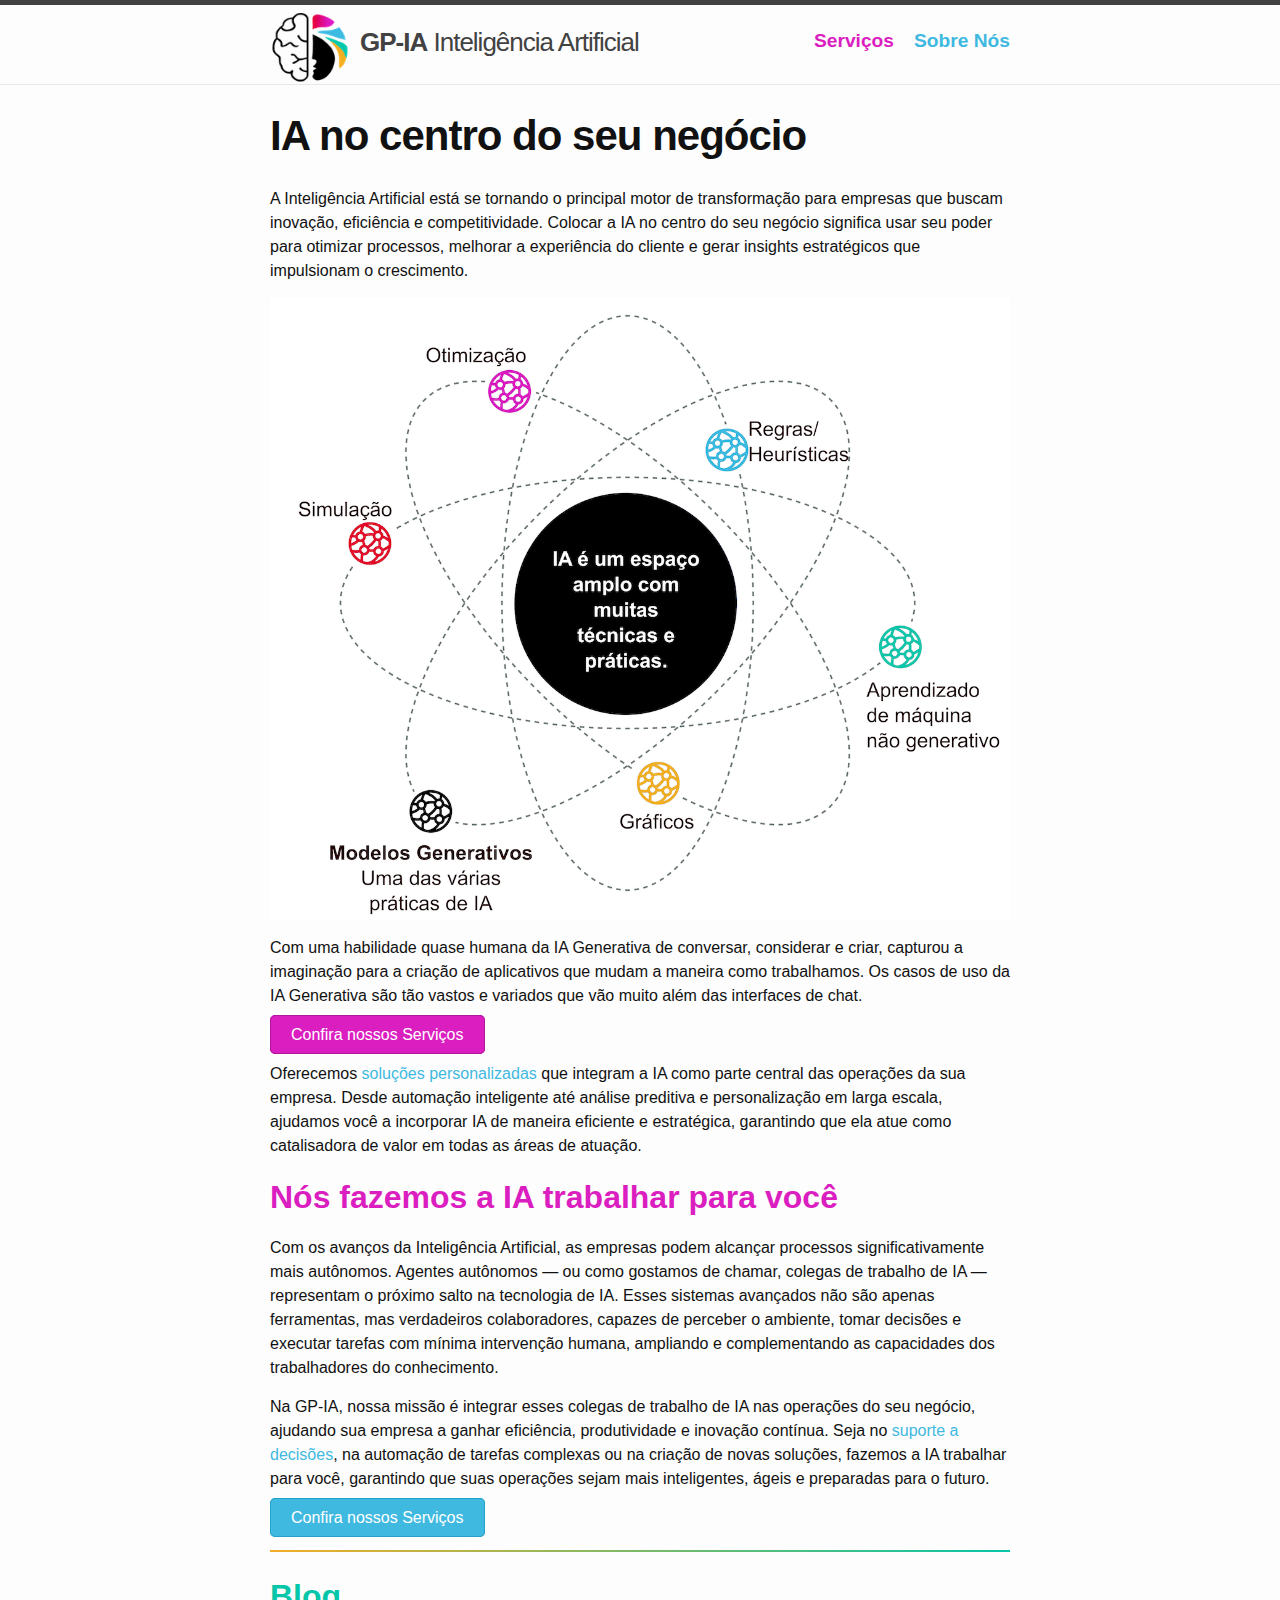
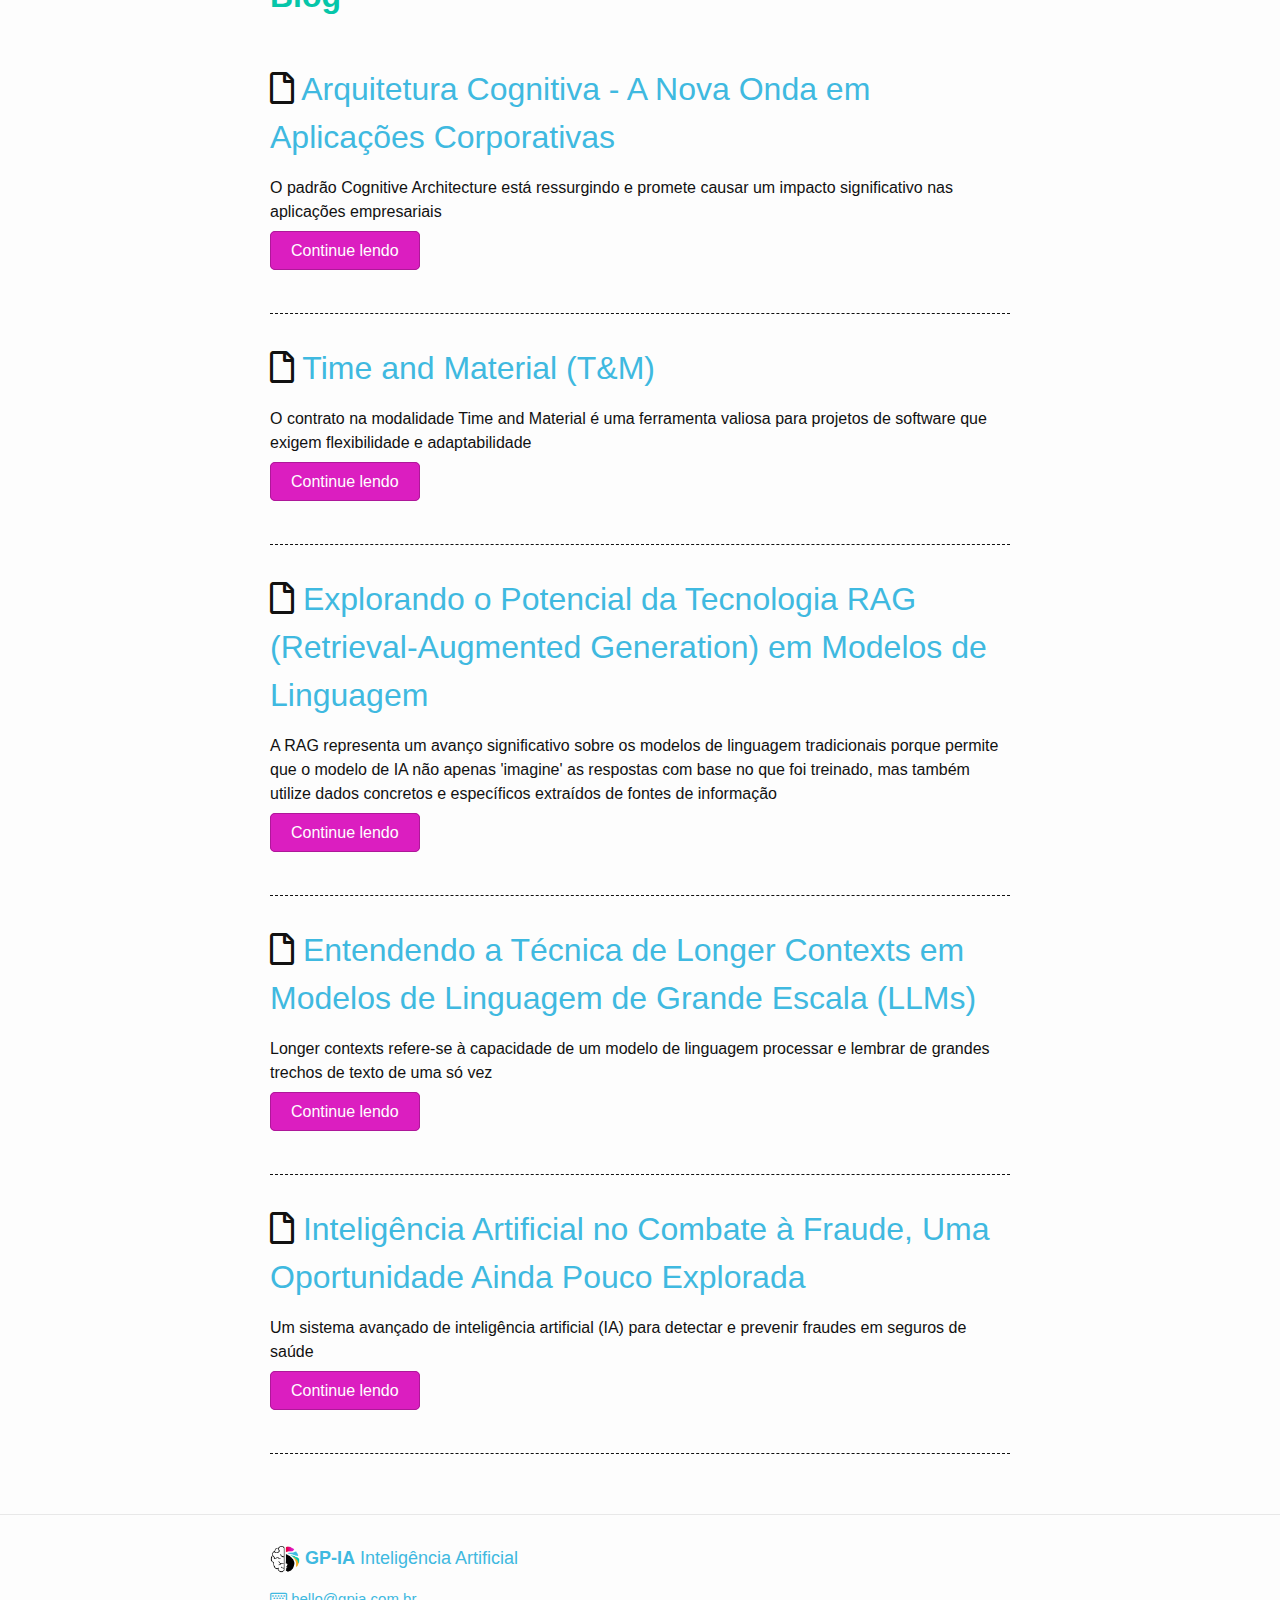
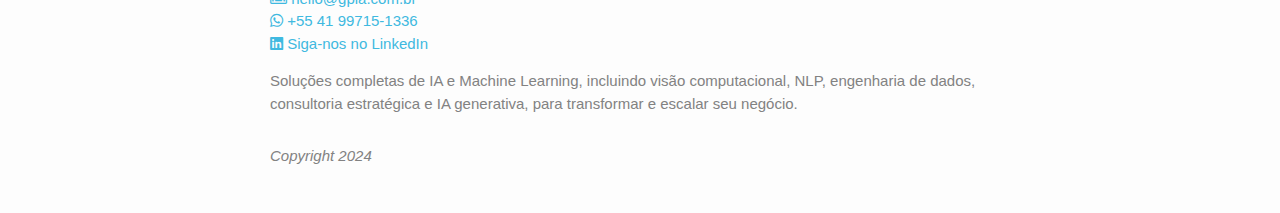
<file: index.html>
<!DOCTYPE html>
<html lang="pt-BR"><head>
  <meta charset="utf-8">
  <meta http-equiv="X-UA-Compatible" content="IE=edge">
  <meta name="viewport" content="width=device-width, initial-scale=1"><!-- Begin Jekyll SEO tag v2.8.0 -->
<title>IA no centro do seu negócio | GP-IA Inteligência Artificial</title>
<meta name="generator" content="Jekyll v4.3.4" />
<meta property="og:title" content="IA no centro do seu negócio" />
<meta name="author" content="Gilmar Pupo" />
<meta property="og:locale" content="pt_BR" />
<meta name="description" content="Soluções completas de IA e Machine Learning, incluindo visão computacional, NLP, engenharia de dados, consultoria estratégica e IA generativa, para transformar e escalar seu negócio." />
<meta property="og:description" content="Soluções completas de IA e Machine Learning, incluindo visão computacional, NLP, engenharia de dados, consultoria estratégica e IA generativa, para transformar e escalar seu negócio." />
<link rel="canonical" href="https://www.gpia.com.br/" />
<meta property="og:url" content="https://www.gpia.com.br/" />
<meta property="og:site_name" content="GP-IA Inteligência Artificial" />
<meta property="og:type" content="website" />
<meta name="twitter:card" content="summary" />
<meta property="twitter:title" content="IA no centro do seu negócio" />
<script type="application/ld+json">
{"@context":"https://schema.org","@type":"WebSite","author":{"@type":"Person","name":"Gilmar Pupo"},"description":"Soluções completas de IA e Machine Learning, incluindo visão computacional, NLP, engenharia de dados, consultoria estratégica e IA generativa, para transformar e escalar seu negócio.","headline":"IA no centro do seu negócio","name":"GP-IA Inteligência Artificial","url":"https://www.gpia.com.br/"}</script>
<!-- End Jekyll SEO tag -->
<link rel="stylesheet" href="/assets/main.css">
  <link rel="stylesheet" href="/assets/css/font-awesome.min.css"><link type="application/atom+xml" rel="alternate" href="https://www.gpia.com.br/feed.xml" title="GP-IA Inteligência Artificial" /></head>
<body><header class="site-header" role="banner">

  <div class="wrapper"><a class="site-title" rel="author" href="/">
      <img src="/assets/gpia-logo-notext.png" alt="GP-IA Inteligência Artificial" class="logo"><span class=logo>GP-IA</span> <span class=logo_subtitle>Inteligência Artificial</span></a><nav class="site-nav">
        <input type="checkbox" id="nav-trigger" class="nav-trigger" />
        <label for="nav-trigger">
          <span class="menu-icon">
            <svg viewBox="0 0 18 15" width="18px" height="15px">
              <path d="M18,1.484c0,0.82-0.665,1.484-1.484,1.484H1.484C0.665,2.969,0,2.304,0,1.484l0,0C0,0.665,0.665,0,1.484,0 h15.032C17.335,0,18,0.665,18,1.484L18,1.484z M18,7.516C18,8.335,17.335,9,16.516,9H1.484C0.665,9,0,8.335,0,7.516l0,0 c0-0.82,0.665-1.484,1.484-1.484h15.032C17.335,6.031,18,6.696,18,7.516L18,7.516z M18,13.516C18,14.335,17.335,15,16.516,15H1.484 C0.665,15,0,14.335,0,13.516l0,0c0-0.82,0.665-1.483,1.484-1.483h15.032C17.335,12.031,18,12.695,18,13.516L18,13.516z"/>
            </svg>
          </span>
        </label>

        <div class="trigger"><a class="page-link" href="/services/">Serviços</a><a class="page-link" href="/about/">Sobre Nós</a></div>
      </nav></div>
</header>
<main class="page-content" aria-label="Content">
      <div class="wrapper">
        <article class="post">

  <header class="post-header">
    <h1 class="post-title">IA no centro do seu negócio</h1>
  </header>

  <div class="post-content">
    <p>A Inteligência Artificial está se tornando o principal motor de transformação para empresas que buscam inovação, eficiência e competitividade. Colocar a IA no centro do seu negócio significa usar seu poder para otimizar processos, melhorar a experiência do cliente e gerar insights estratégicos que impulsionam o crescimento.</p>

<p><img src="/assets/services/gen_ia_map.png" alt="IA Map" class="post_image" /></p>

<p>Com uma habilidade quase humana da IA Generativa de conversar, considerar e criar, capturou a imaginação para a criação de aplicativos que mudam a maneira como trabalhamos.
Os casos de uso da IA Generativa são tão vastos e variados que vão muito além das interfaces de chat.</p>

<p><a href="/services" class="button-4">Confira nossos Serviços</a></p>

<p>Oferecemos <a href="/services">soluções personalizadas</a> que integram a IA como parte central das operações da sua empresa. Desde automação inteligente até análise preditiva e personalização em larga escala, ajudamos você a incorporar IA de maneira eficiente e estratégica, garantindo que ela atue como catalisadora de valor em todas as áreas de atuação.</p>

<h2 class="service_name logo-color-4" id="nós-fazemos-a-ia-trabalhar-para-você">Nós fazemos a IA trabalhar para você</h2>

<p>Com os avanços da Inteligência Artificial, as empresas podem alcançar processos significativamente mais autônomos. Agentes autônomos — ou como gostamos de chamar, colegas de trabalho de IA — representam o próximo salto na tecnologia de IA. Esses sistemas avançados não são apenas ferramentas, mas verdadeiros colaboradores, capazes de perceber o ambiente, tomar decisões e executar tarefas com mínima intervenção humana, ampliando e complementando as capacidades dos trabalhadores do conhecimento.</p>

<p>Na GP-IA, nossa missão é integrar esses colegas de trabalho de IA nas operações do seu negócio, ajudando sua empresa a ganhar eficiência, produtividade e inovação contínua. Seja no <a href="/services">suporte a decisões</a>, na automação de tarefas complexas ou na criação de novas soluções, fazemos a IA trabalhar para você, garantindo que suas operações sejam mais inteligentes, ágeis e preparadas para o futuro.</p>

<p><a href="/services" class="button-5">Confira nossos Serviços</a></p>

<hr />

<h2 class="service_name logo-color-6" id="blog">Blog</h2>

<div class="post-list">
  
    <article class="post-item">
      <h2>
          <i class="fa-regular fa-file"></i> <a href="/post/2024/10/21/cognitive-architecture.html">Arquitetura Cognitiva - A Nova Onda em Aplicações Corporativas</a>
      </h2>
      <div>
        <p class="post_date">O padrão Cognitive Architecture está ressurgindo e promete causar um impacto significativo nas aplicações empresariais</p>
        <a href="/post/2024/10/21/cognitive-architecture.html" class="button-4">Continue lendo</a>
      </div>
    </article>
  
    <article class="post-item">
      <h2>
          <i class="fa-regular fa-file"></i> <a href="/post/2024/05/16/time-material.html">Time and Material (T&amp;M)</a>
      </h2>
      <div>
        <p class="post_date">O contrato na modalidade Time and Material é uma ferramenta valiosa para projetos de software que exigem flexibilidade e adaptabilidade</p>
        <a href="/post/2024/05/16/time-material.html" class="button-4">Continue lendo</a>
      </div>
    </article>
  
    <article class="post-item">
      <h2>
          <i class="fa-regular fa-file"></i> <a href="/post/2024/05/16/rag.html">Explorando o Potencial da Tecnologia RAG (Retrieval-Augmented Generation) em Modelos de Linguagem</a>
      </h2>
      <div>
        <p class="post_date">A RAG representa um avanço significativo sobre os modelos de linguagem tradicionais porque permite que o modelo de IA não apenas 'imagine' as respostas com base no que foi treinado, mas também utilize dados concretos e específicos extraídos de fontes de informação</p>
        <a href="/post/2024/05/16/rag.html" class="button-4">Continue lendo</a>
      </div>
    </article>
  
    <article class="post-item">
      <h2>
          <i class="fa-regular fa-file"></i> <a href="/post/2024/05/16/longer_context.html">Entendendo a Técnica de Longer Contexts em Modelos de Linguagem de Grande Escala (LLMs)</a>
      </h2>
      <div>
        <p class="post_date">Longer contexts refere-se à capacidade de um modelo de linguagem processar e lembrar de grandes trechos de texto de uma só vez</p>
        <a href="/post/2024/05/16/longer_context.html" class="button-4">Continue lendo</a>
      </div>
    </article>
  
    <article class="post-item">
      <h2>
          <i class="fa-regular fa-file"></i> <a href="/post/2024/05/16/ia-no-combate-a-fraude.html">Inteligência Artificial no Combate à Fraude, Uma Oportunidade Ainda Pouco Explorada</a>
      </h2>
      <div>
        <p class="post_date">Um sistema avançado de inteligência artificial (IA) para detectar e prevenir fraudes em seguros de saúde</p>
        <a href="/post/2024/05/16/ia-no-combate-a-fraude.html" class="button-4">Continue lendo</a>
      </div>
    </article>
  
</div>

  </div>

</article>

      </div>
    </main><footer class="site-footer h-card">
  <data class="u-url" href="/"></data>

  <div class="wrapper">

    <h2 class="footer-heading"><a class="page-link" href="/about/"><img src="/assets/gpia-logo-notext.png" alt="GP-IA" class="logo"> <span class=logo>GP-IA</span> Inteligência Artificial</a></h2>

    <div class="footer-col-wrapper">
      <div class="footer-col footer-col-4">
        <ul class="contact-list">
          <!--li class="p-name"></li--><li><a class="u-email" href="mailto:hello@gpia.com.br"><i class="fa-regular fa-keyboard"></i> hello@gpia.com.br</a></li><li><a href="https://wa.me/5541997151336?text=Quero%20falar%20sobre%20IA%20no%20centro%20do%20meu%20neg%C3%B3cio" target="_blank"><i class="fa-brands fa-whatsapp"></i> +55 41 99715-1336</a></li>
            <li><a href="https://www.linkedin.com/company/gp-ia/" target="_blank"><i class="fa-brands fa-linkedin"></i> Siga-nos no LinkedIn</a></li>
        </ul>
        <p class="description">Soluções completas de IA e Machine Learning, incluindo visão computacional, NLP, engenharia de dados, consultoria estratégica e IA generativa, para transformar e escalar seu negócio.</p>
      </div>
    </div>

    <div class="footer-col-wrapper">
      <div class="footer-col footer-col-4">
          <span class="copyright">Copyright 2024</span>
      </div>
    </div>

  </div>

</footer>
</body>

</html>
</file>
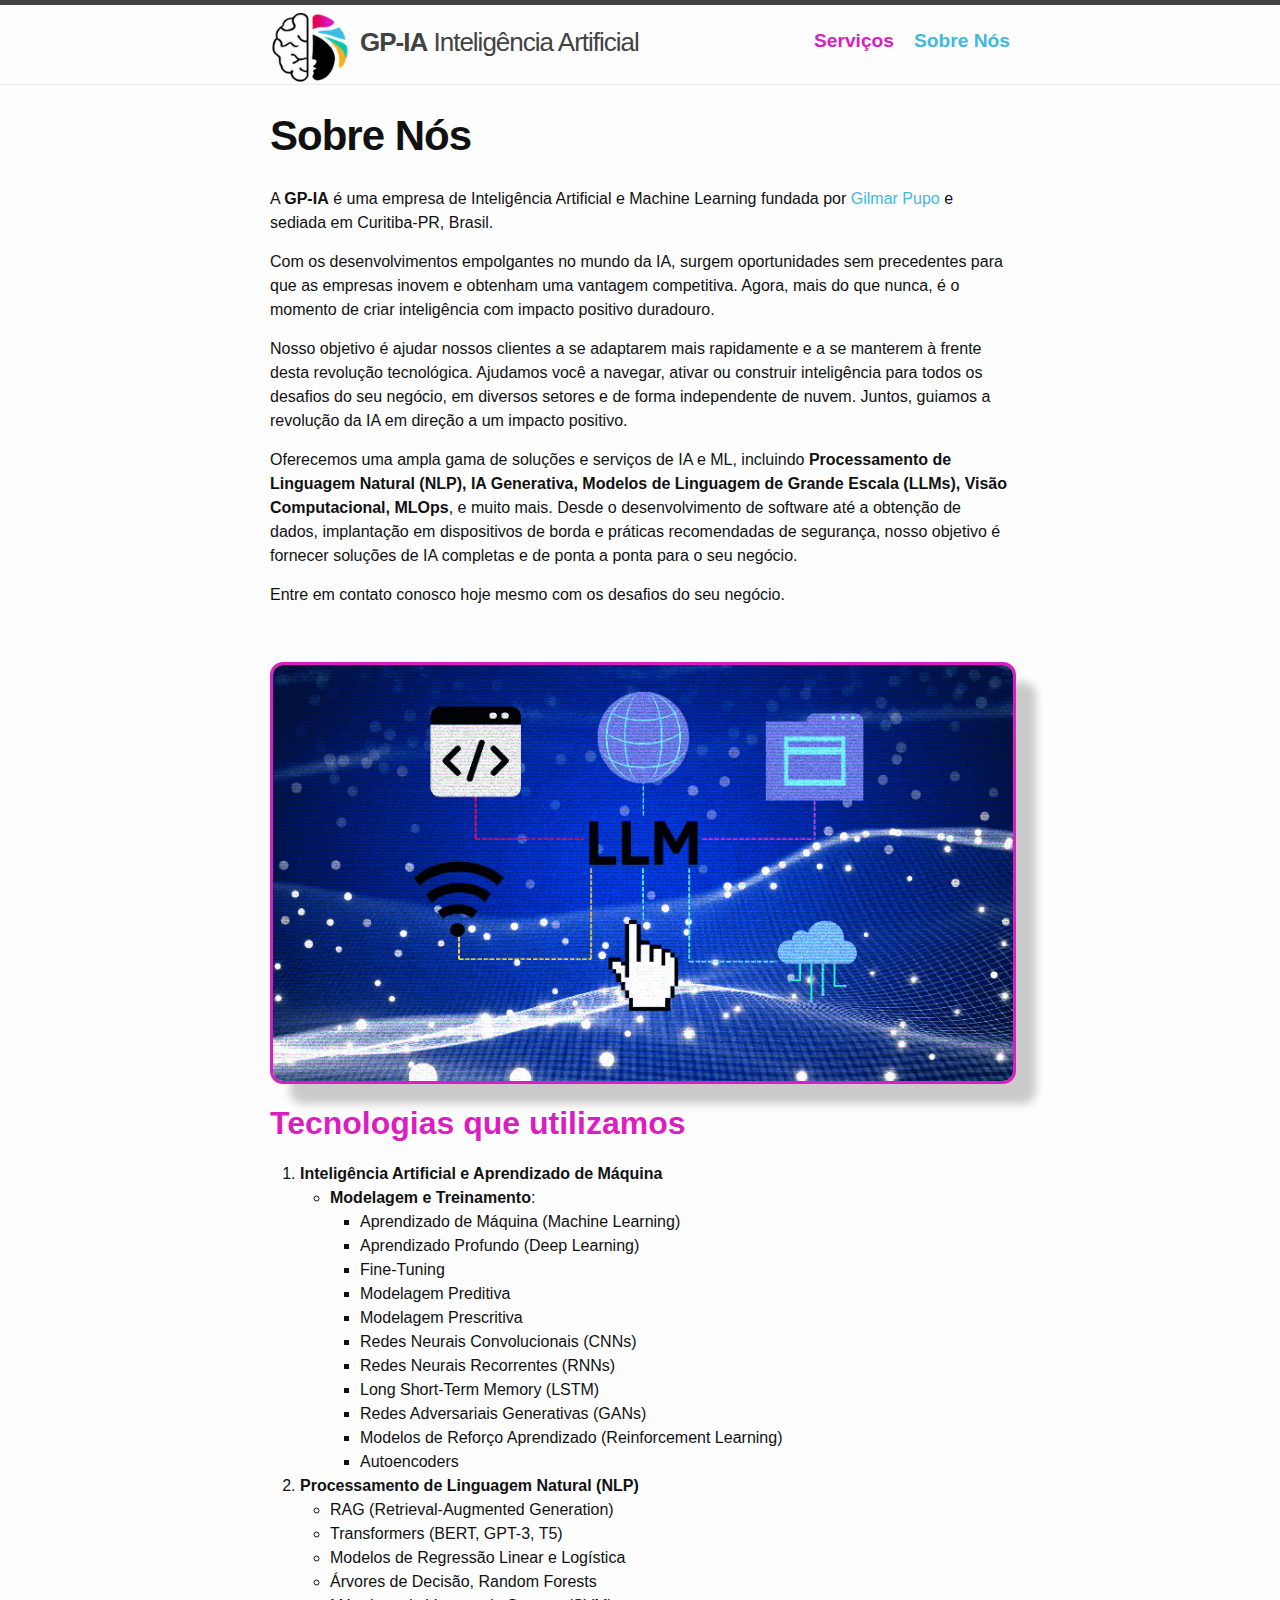
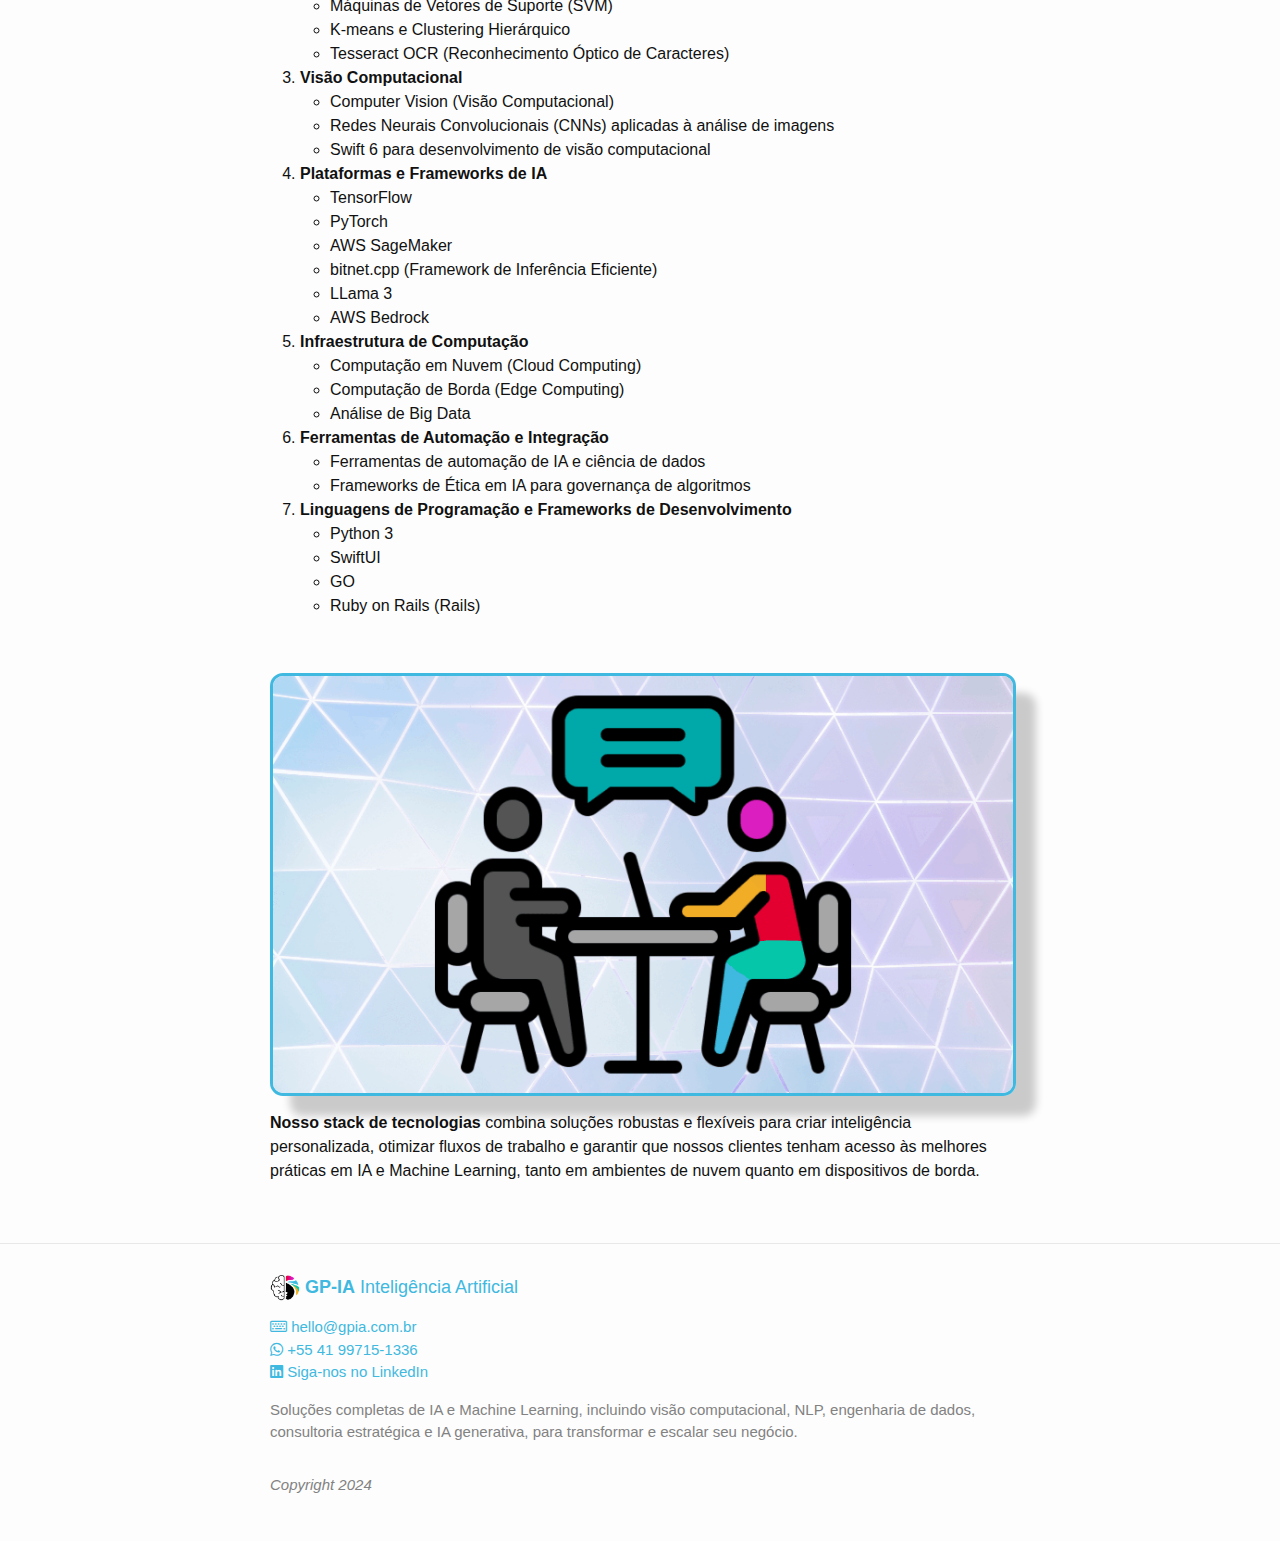
<file: about/index.html>
<!DOCTYPE html>
<html lang="pt-BR"><head>
  <meta charset="utf-8">
  <meta http-equiv="X-UA-Compatible" content="IE=edge">
  <meta name="viewport" content="width=device-width, initial-scale=1"><!-- Begin Jekyll SEO tag v2.8.0 -->
<title>Sobre Nós | GP-IA Inteligência Artificial</title>
<meta name="generator" content="Jekyll v4.3.4" />
<meta property="og:title" content="Sobre Nós" />
<meta name="author" content="Gilmar Pupo" />
<meta property="og:locale" content="pt_BR" />
<meta name="description" content="Soluções completas de IA e Machine Learning, incluindo visão computacional, NLP, engenharia de dados, consultoria estratégica e IA generativa, para transformar e escalar seu negócio." />
<meta property="og:description" content="Soluções completas de IA e Machine Learning, incluindo visão computacional, NLP, engenharia de dados, consultoria estratégica e IA generativa, para transformar e escalar seu negócio." />
<link rel="canonical" href="https://www.gpia.com.br/about/" />
<meta property="og:url" content="https://www.gpia.com.br/about/" />
<meta property="og:site_name" content="GP-IA Inteligência Artificial" />
<meta property="og:type" content="website" />
<meta name="twitter:card" content="summary" />
<meta property="twitter:title" content="Sobre Nós" />
<script type="application/ld+json">
{"@context":"https://schema.org","@type":"WebSite","author":{"@type":"Person","name":"Gilmar Pupo"},"description":"Soluções completas de IA e Machine Learning, incluindo visão computacional, NLP, engenharia de dados, consultoria estratégica e IA generativa, para transformar e escalar seu negócio.","headline":"Sobre Nós","name":"GP-IA Inteligência Artificial","url":"https://www.gpia.com.br/about/"}</script>
<!-- End Jekyll SEO tag -->
<link rel="stylesheet" href="/assets/main.css">
  <link rel="stylesheet" href="/assets/css/font-awesome.min.css"><link type="application/atom+xml" rel="alternate" href="https://www.gpia.com.br/feed.xml" title="GP-IA Inteligência Artificial" /></head>
<body><header class="site-header" role="banner">

  <div class="wrapper"><a class="site-title" rel="author" href="/">
      <img src="/assets/gpia-logo-notext.png" alt="GP-IA Inteligência Artificial" class="logo"><span class=logo>GP-IA</span> <span class=logo_subtitle>Inteligência Artificial</span></a><nav class="site-nav">
        <input type="checkbox" id="nav-trigger" class="nav-trigger" />
        <label for="nav-trigger">
          <span class="menu-icon">
            <svg viewBox="0 0 18 15" width="18px" height="15px">
              <path d="M18,1.484c0,0.82-0.665,1.484-1.484,1.484H1.484C0.665,2.969,0,2.304,0,1.484l0,0C0,0.665,0.665,0,1.484,0 h15.032C17.335,0,18,0.665,18,1.484L18,1.484z M18,7.516C18,8.335,17.335,9,16.516,9H1.484C0.665,9,0,8.335,0,7.516l0,0 c0-0.82,0.665-1.484,1.484-1.484h15.032C17.335,6.031,18,6.696,18,7.516L18,7.516z M18,13.516C18,14.335,17.335,15,16.516,15H1.484 C0.665,15,0,14.335,0,13.516l0,0c0-0.82,0.665-1.483,1.484-1.483h15.032C17.335,12.031,18,12.695,18,13.516L18,13.516z"/>
            </svg>
          </span>
        </label>

        <div class="trigger"><a class="page-link" href="/services/">Serviços</a><a class="page-link" href="/about/">Sobre Nós</a></div>
      </nav></div>
</header>
<main class="page-content" aria-label="Content">
      <div class="wrapper">
        <article class="post">

  <header class="post-header">
    <h1 class="post-title">Sobre Nós</h1>
  </header>

  <div class="post-content">
    <p>A <strong>GP-IA</strong> é uma empresa de Inteligência Artificial e Machine Learning fundada por <a href="https://www.gpupo.com/about/" target="_blank">Gilmar Pupo</a> e sediada em Curitiba-PR, Brasil.</p>

<p>Com os desenvolvimentos empolgantes no mundo da IA, surgem oportunidades sem precedentes para que as empresas inovem e obtenham uma vantagem competitiva. Agora, mais do que nunca, é o momento de criar inteligência com impacto positivo duradouro.</p>

<p>Nosso objetivo é ajudar nossos clientes a se adaptarem mais rapidamente e a se manterem à frente desta revolução tecnológica. Ajudamos você a navegar, ativar ou construir inteligência para todos os desafios do seu negócio, em diversos setores e de forma independente de nuvem. Juntos, guiamos a revolução da IA em direção a um impacto positivo.</p>

<p>Oferecemos uma ampla gama de soluções e serviços de IA e ML, incluindo <strong>Processamento de Linguagem Natural (NLP), IA Generativa, Modelos de Linguagem de Grande Escala (LLMs), Visão Computacional, MLOps</strong>, e muito mais. Desde o desenvolvimento de software até a obtenção de dados, implantação em dispositivos de borda e práticas recomendadas de segurança, nosso objetivo é fornecer soluções de IA completas e de ponta a ponta para o seu negócio.</p>

<p>Entre em contato conosco hoje mesmo com os desafios do seu negócio.</p>

<p><img src="/assets/services/LLM-GPIA-Fuzz.png" alt="Generative AI solutions image" class="service_image logo-color-border-4" /></p>

<h2 class="service_name logo-color-4" id="tecnologias-que-utilizamos">Tecnologias que utilizamos</h2>

<ol>
  <li><strong>Inteligência Artificial e Aprendizado de Máquina</strong>
    <ul>
      <li><strong>Modelagem e Treinamento</strong>:
        <ul>
          <li>Aprendizado de Máquina (Machine Learning)</li>
          <li>Aprendizado Profundo (Deep Learning)</li>
          <li>Fine-Tuning</li>
          <li>Modelagem Preditiva</li>
          <li>Modelagem Prescritiva</li>
          <li>Redes Neurais Convolucionais (CNNs)</li>
          <li>Redes Neurais Recorrentes (RNNs)</li>
          <li>Long Short-Term Memory (LSTM)</li>
          <li>Redes Adversariais Generativas (GANs)</li>
          <li>Modelos de Reforço Aprendizado (Reinforcement Learning)</li>
          <li>Autoencoders</li>
        </ul>
      </li>
    </ul>
  </li>
  <li><strong>Processamento de Linguagem Natural (NLP)</strong>
    <ul>
      <li>RAG (Retrieval-Augmented Generation)</li>
      <li>Transformers (BERT, GPT-3, T5)</li>
      <li>Modelos de Regressão Linear e Logística</li>
      <li>Árvores de Decisão, Random Forests</li>
      <li>Máquinas de Vetores de Suporte (SVM)</li>
      <li>K-means e Clustering Hierárquico</li>
      <li>Tesseract OCR (Reconhecimento Óptico de Caracteres)</li>
    </ul>
  </li>
  <li><strong>Visão Computacional</strong>
    <ul>
      <li>Computer Vision (Visão Computacional)</li>
      <li>Redes Neurais Convolucionais (CNNs) aplicadas à análise de imagens</li>
      <li>Swift 6 para desenvolvimento de visão computacional</li>
    </ul>
  </li>
  <li><strong>Plataformas e Frameworks de IA</strong>
    <ul>
      <li>TensorFlow</li>
      <li>PyTorch</li>
      <li>AWS SageMaker</li>
      <li>bitnet.cpp (Framework de Inferência Eficiente)</li>
      <li>LLama 3</li>
      <li>AWS Bedrock</li>
    </ul>
  </li>
  <li><strong>Infraestrutura de Computação</strong>
    <ul>
      <li>Computação em Nuvem (Cloud Computing)</li>
      <li>Computação de Borda (Edge Computing)</li>
      <li>Análise de Big Data</li>
    </ul>
  </li>
  <li><strong>Ferramentas de Automação e Integração</strong>
    <ul>
      <li>Ferramentas de automação de IA e ciência de dados</li>
      <li>Frameworks de Ética em IA para governança de algoritmos</li>
    </ul>
  </li>
  <li><strong>Linguagens de Programação e Frameworks de Desenvolvimento</strong>
    <ul>
      <li>Python 3</li>
      <li>SwiftUI</li>
      <li>GO</li>
      <li>Ruby on Rails (Rails)</li>
    </ul>
  </li>
</ol>

<p><img src="/assets/services/AI_Strategy_Counceling_GPIA.png" alt="AI strategy and consulting image" class="service_image logo-color-border-5" /></p>

<p><strong>Nosso stack de tecnologias</strong> combina soluções robustas e flexíveis para criar inteligência personalizada, otimizar fluxos de trabalho e garantir que nossos clientes tenham acesso às melhores práticas em IA e Machine Learning, tanto em ambientes de nuvem quanto em dispositivos de borda.</p>

  </div>

</article>

      </div>
    </main><footer class="site-footer h-card">
  <data class="u-url" href="/"></data>

  <div class="wrapper">

    <h2 class="footer-heading"><a class="page-link" href="/about/"><img src="/assets/gpia-logo-notext.png" alt="GP-IA" class="logo"> <span class=logo>GP-IA</span> Inteligência Artificial</a></h2>

    <div class="footer-col-wrapper">
      <div class="footer-col footer-col-4">
        <ul class="contact-list">
          <!--li class="p-name"></li--><li><a class="u-email" href="mailto:hello@gpia.com.br"><i class="fa-regular fa-keyboard"></i> hello@gpia.com.br</a></li><li><a href="https://wa.me/5541997151336?text=Quero%20falar%20sobre%20IA%20no%20centro%20do%20meu%20neg%C3%B3cio" target="_blank"><i class="fa-brands fa-whatsapp"></i> +55 41 99715-1336</a></li>
            <li><a href="https://www.linkedin.com/company/gp-ia/" target="_blank"><i class="fa-brands fa-linkedin"></i> Siga-nos no LinkedIn</a></li>
        </ul>
        <p class="description">Soluções completas de IA e Machine Learning, incluindo visão computacional, NLP, engenharia de dados, consultoria estratégica e IA generativa, para transformar e escalar seu negócio.</p>
      </div>
    </div>

    <div class="footer-col-wrapper">
      <div class="footer-col footer-col-4">
          <span class="copyright">Copyright 2024</span>
      </div>
    </div>

  </div>

</footer>
</body>

</html>
</file>
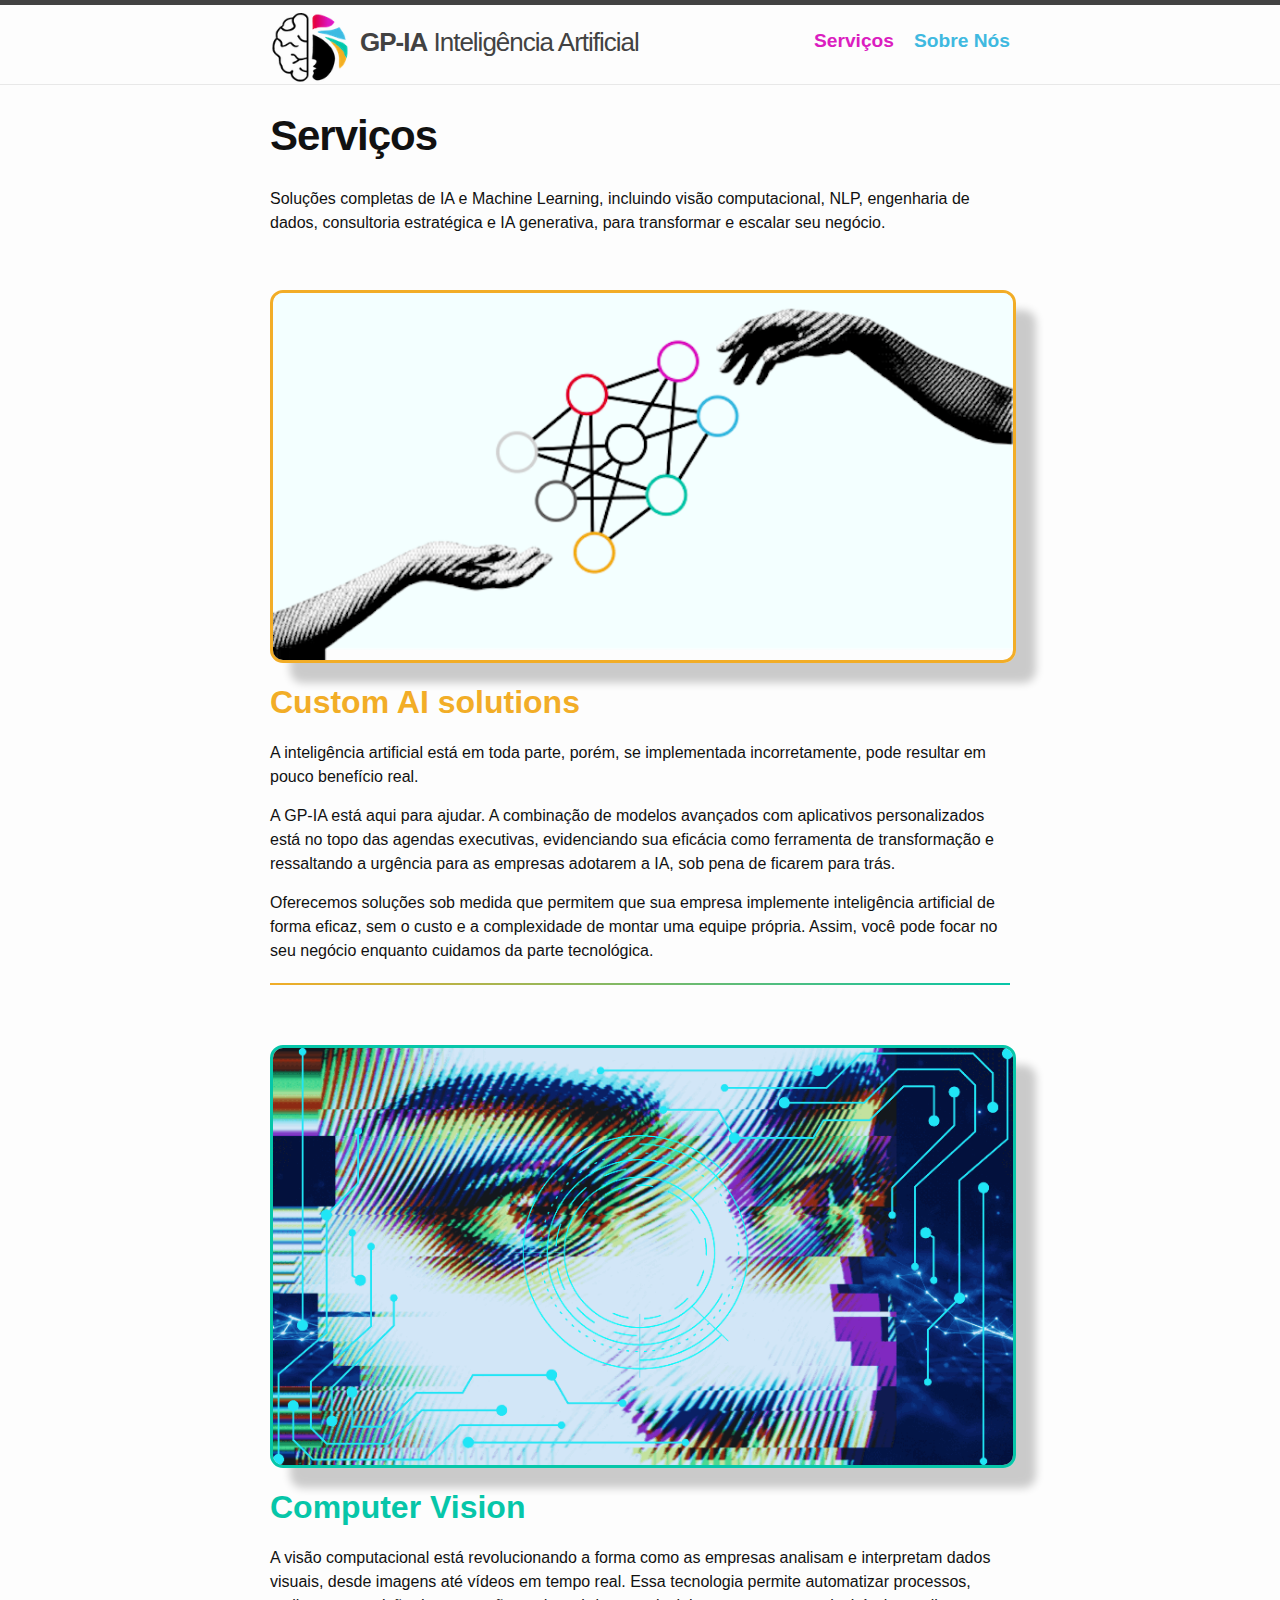
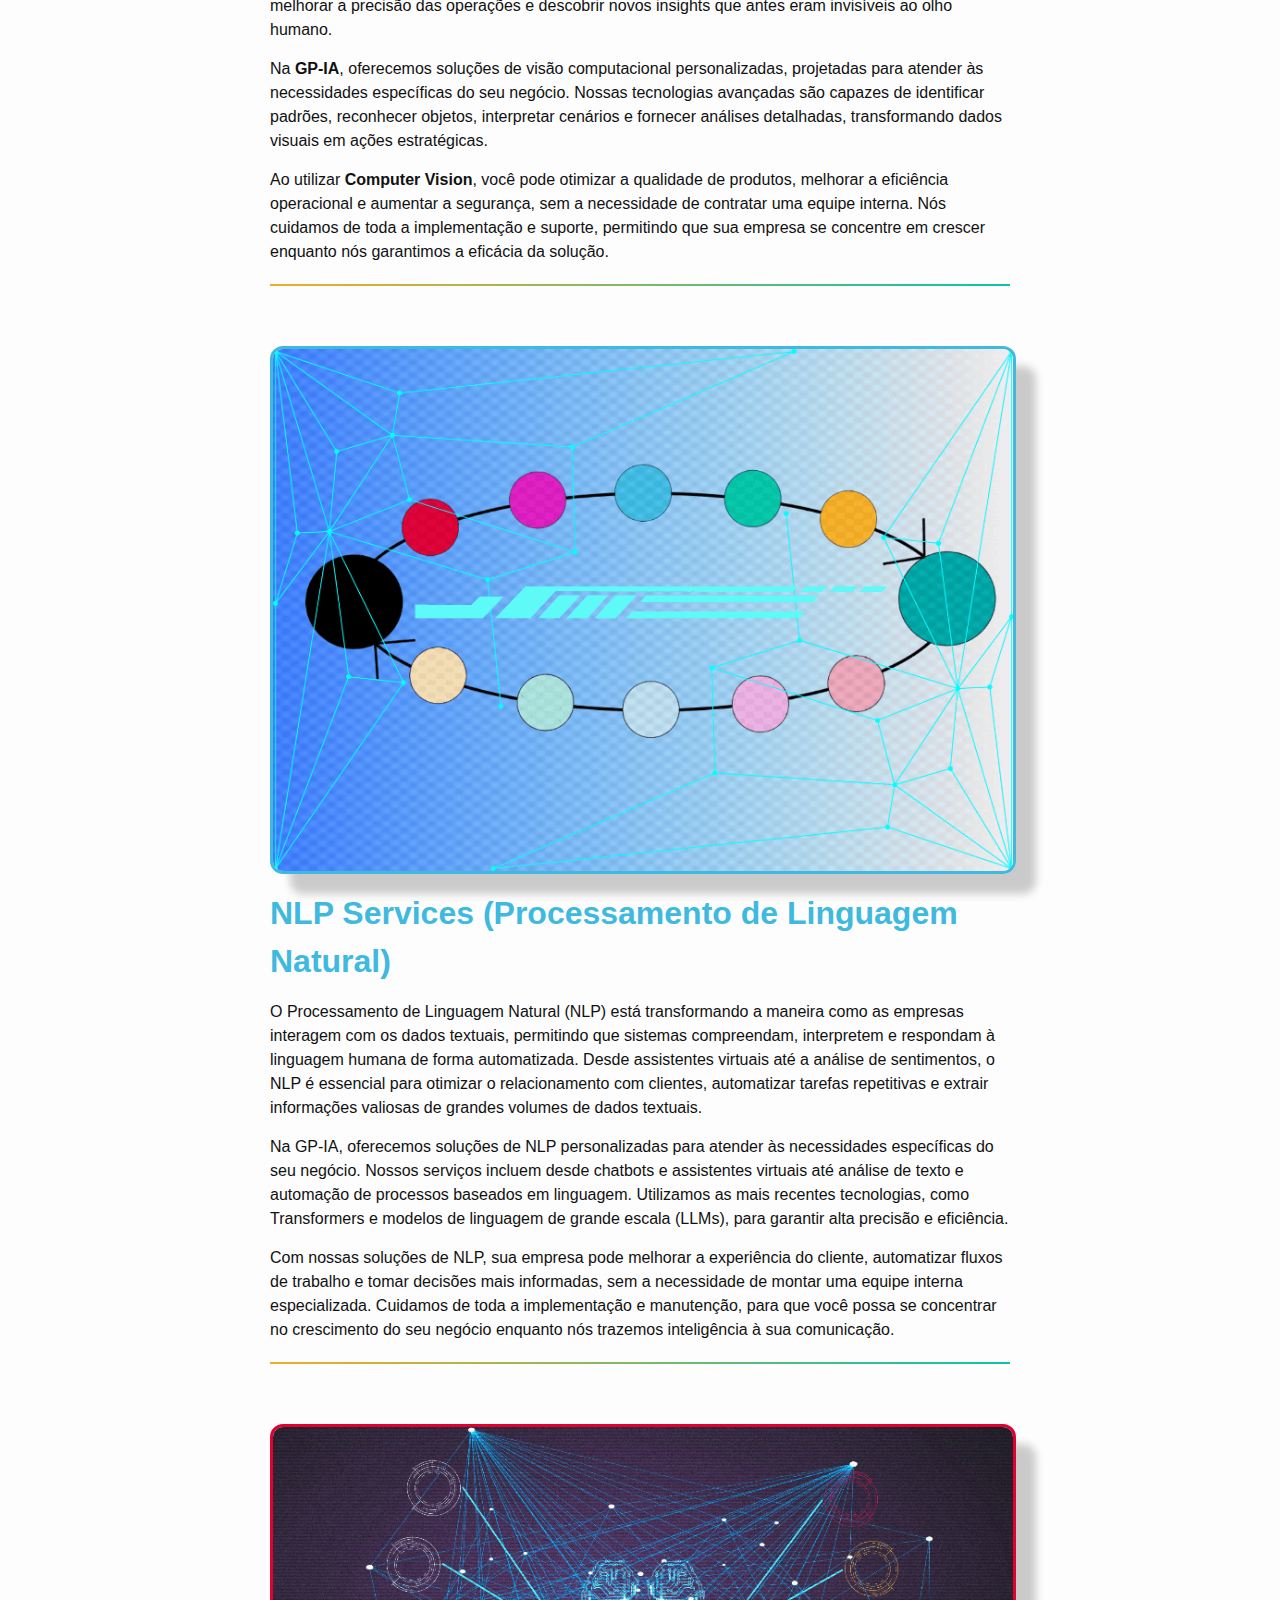
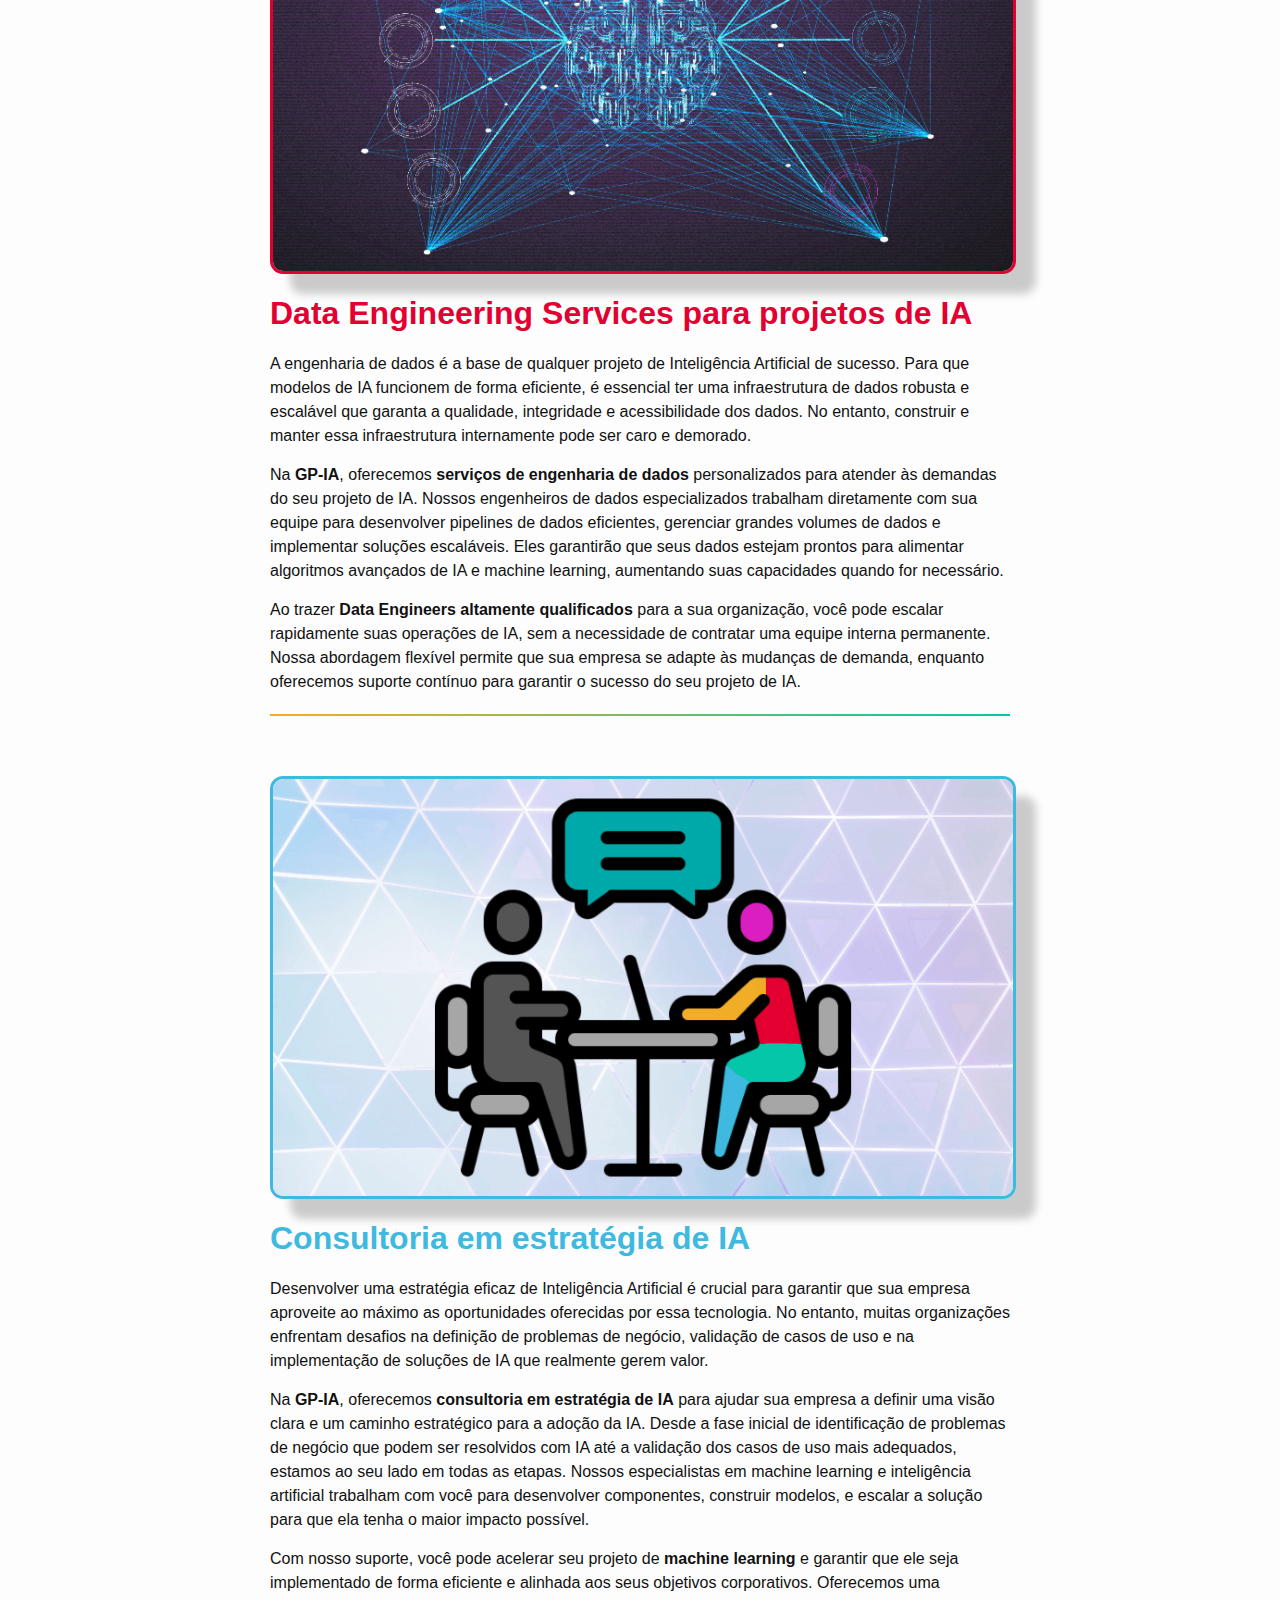
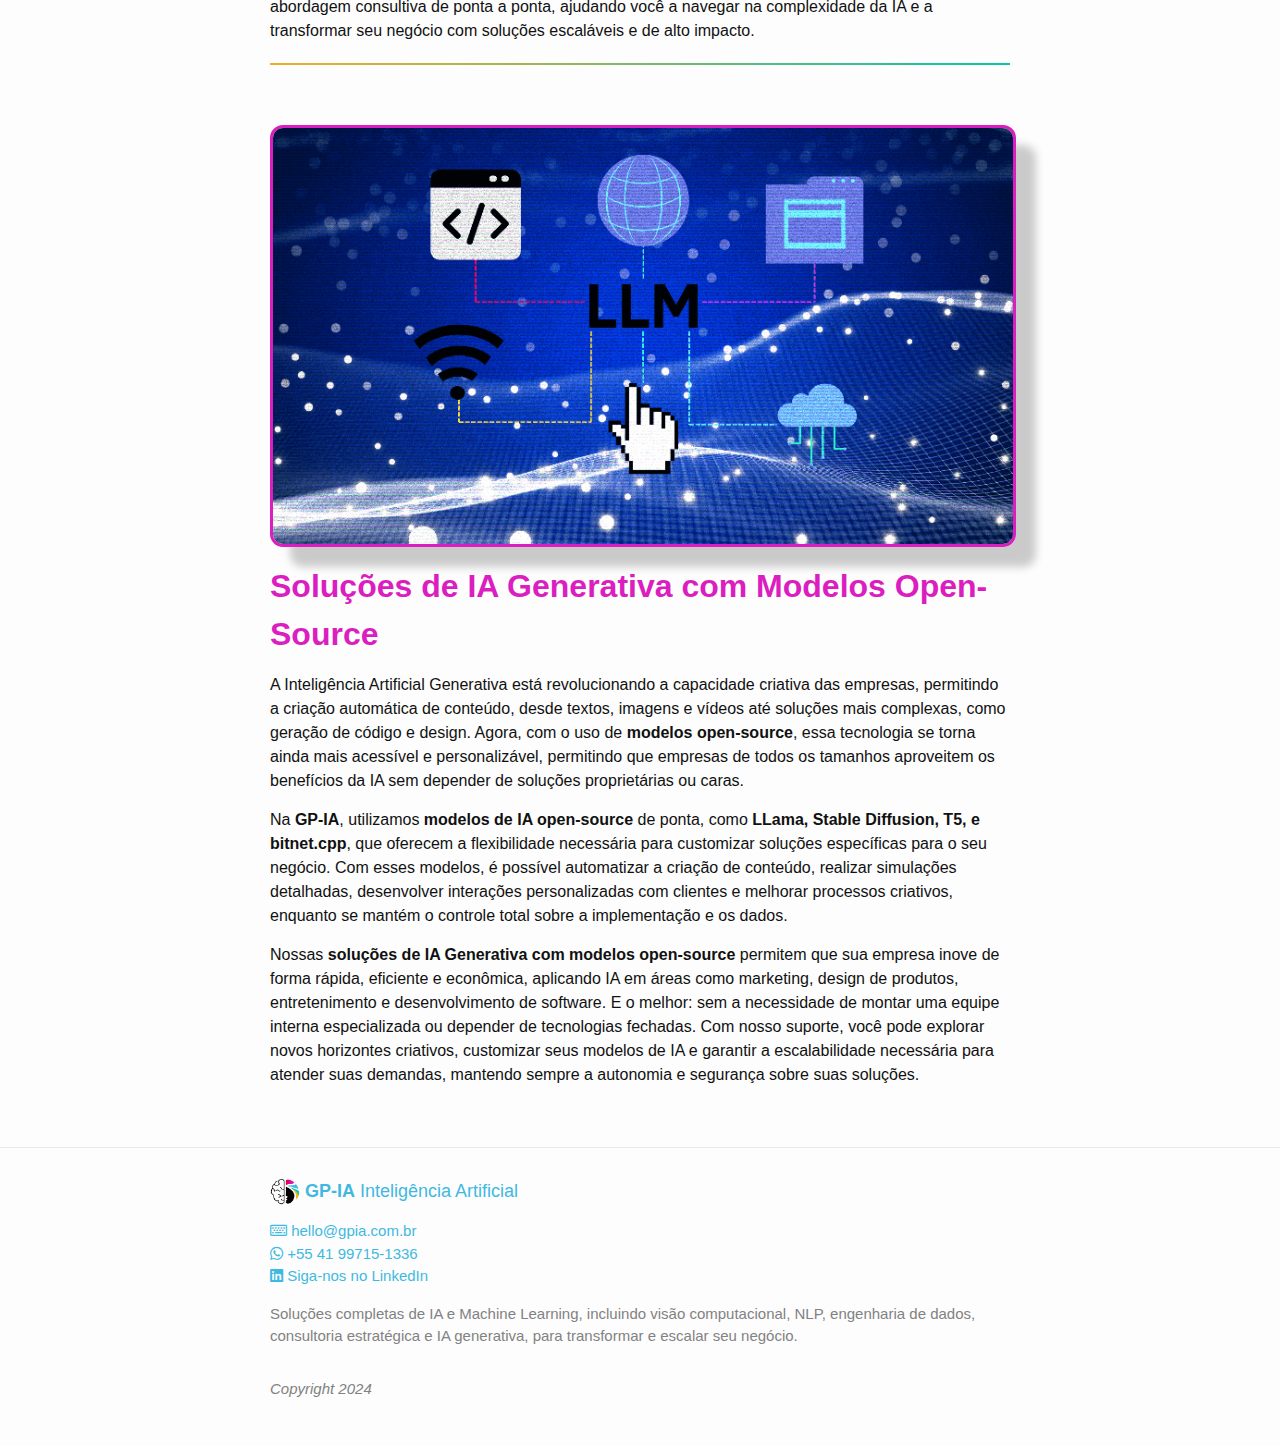
<file: services/index.html>
<!DOCTYPE html>
<html lang="pt-BR"><head>
  <meta charset="utf-8">
  <meta http-equiv="X-UA-Compatible" content="IE=edge">
  <meta name="viewport" content="width=device-width, initial-scale=1"><!-- Begin Jekyll SEO tag v2.8.0 -->
<title>Serviços | GP-IA Inteligência Artificial</title>
<meta name="generator" content="Jekyll v4.3.4" />
<meta property="og:title" content="Serviços" />
<meta name="author" content="Gilmar Pupo" />
<meta property="og:locale" content="pt_BR" />
<meta name="description" content="Soluções completas de IA e Machine Learning, incluindo visão computacional, NLP, engenharia de dados, consultoria estratégica e IA generativa, para transformar e escalar seu negócio." />
<meta property="og:description" content="Soluções completas de IA e Machine Learning, incluindo visão computacional, NLP, engenharia de dados, consultoria estratégica e IA generativa, para transformar e escalar seu negócio." />
<link rel="canonical" href="https://www.gpia.com.br/services/" />
<meta property="og:url" content="https://www.gpia.com.br/services/" />
<meta property="og:site_name" content="GP-IA Inteligência Artificial" />
<meta property="og:type" content="website" />
<meta name="twitter:card" content="summary" />
<meta property="twitter:title" content="Serviços" />
<script type="application/ld+json">
{"@context":"https://schema.org","@type":"WebPage","author":{"@type":"Person","name":"Gilmar Pupo"},"description":"Soluções completas de IA e Machine Learning, incluindo visão computacional, NLP, engenharia de dados, consultoria estratégica e IA generativa, para transformar e escalar seu negócio.","headline":"Serviços","url":"https://www.gpia.com.br/services/"}</script>
<!-- End Jekyll SEO tag -->
<link rel="stylesheet" href="/assets/main.css">
  <link rel="stylesheet" href="/assets/css/font-awesome.min.css"><link type="application/atom+xml" rel="alternate" href="https://www.gpia.com.br/feed.xml" title="GP-IA Inteligência Artificial" /></head>
<body><header class="site-header" role="banner">

  <div class="wrapper"><a class="site-title" rel="author" href="/">
      <img src="/assets/gpia-logo-notext.png" alt="GP-IA Inteligência Artificial" class="logo"><span class=logo>GP-IA</span> <span class=logo_subtitle>Inteligência Artificial</span></a><nav class="site-nav">
        <input type="checkbox" id="nav-trigger" class="nav-trigger" />
        <label for="nav-trigger">
          <span class="menu-icon">
            <svg viewBox="0 0 18 15" width="18px" height="15px">
              <path d="M18,1.484c0,0.82-0.665,1.484-1.484,1.484H1.484C0.665,2.969,0,2.304,0,1.484l0,0C0,0.665,0.665,0,1.484,0 h15.032C17.335,0,18,0.665,18,1.484L18,1.484z M18,7.516C18,8.335,17.335,9,16.516,9H1.484C0.665,9,0,8.335,0,7.516l0,0 c0-0.82,0.665-1.484,1.484-1.484h15.032C17.335,6.031,18,6.696,18,7.516L18,7.516z M18,13.516C18,14.335,17.335,15,16.516,15H1.484 C0.665,15,0,14.335,0,13.516l0,0c0-0.82,0.665-1.483,1.484-1.483h15.032C17.335,12.031,18,12.695,18,13.516L18,13.516z"/>
            </svg>
          </span>
        </label>

        <div class="trigger"><a class="page-link" href="/services/">Serviços</a><a class="page-link" href="/about/">Sobre Nós</a></div>
      </nav></div>
</header>
<main class="page-content" aria-label="Content">
      <div class="wrapper">
        <article class="post">

  <header class="post-header">
    <h1 class="post-title">Serviços</h1>
  </header>

  <div class="post-content">
    <p>Soluções completas de IA e Machine Learning, incluindo visão computacional, NLP, engenharia de dados, consultoria estratégica e IA generativa, para transformar e escalar seu negócio.</p>

<p><img src="/assets/services/CustomAISolutionsGPIA.png" alt="Custom AI solutions image" class="service_image logo-color-border-3" /></p>
<h2 class="service_name logo-color-3" id="custom-ai-solutions">Custom AI solutions</h2>

<p>A inteligência artificial está em toda parte, porém, se implementada incorretamente, pode resultar em pouco benefício real.</p>

<p>A GP-IA está aqui para ajudar. A combinação de modelos avançados com aplicativos personalizados está no topo das agendas executivas, evidenciando sua eficácia como ferramenta de transformação e ressaltando a urgência para as empresas adotarem a IA, sob pena de ficarem para trás.</p>

<p>Oferecemos soluções sob medida que permitem que sua empresa implemente inteligência artificial de forma eficaz, sem o custo e a complexidade de montar uma equipe própria. Assim, você pode focar no seu negócio enquanto cuidamos da parte tecnológica.</p>

<hr />

<p><img src="/assets/services/ComputerVisionGPIA.png" alt="Computer Vision" class="service_image logo-color-border-6" /></p>
<h2 class="service_name logo-color-6" id="computer-vision">Computer Vision</h2>

<p>A visão computacional está revolucionando a forma como as empresas analisam e interpretam dados visuais, desde imagens até vídeos em tempo real. Essa tecnologia permite automatizar processos, melhorar a precisão das operações e descobrir novos insights que antes eram invisíveis ao olho humano.</p>

<p>Na <strong>GP-IA</strong>, oferecemos soluções de visão computacional personalizadas, projetadas para atender às necessidades específicas do seu negócio. Nossas tecnologias avançadas são capazes de identificar padrões, reconhecer objetos, interpretar cenários e fornecer análises detalhadas, transformando dados visuais em ações estratégicas.</p>

<p>Ao utilizar <strong>Computer Vision</strong>, você pode otimizar a qualidade de produtos, melhorar a eficiência operacional e aumentar a segurança, sem a necessidade de contratar uma equipe interna. Nós cuidamos de toda a implementação e suporte, permitindo que sua empresa se concentre em crescer enquanto nós garantimos a eficácia da solução.</p>

<hr />

<p><img src="/assets/services/NLP-GPIA-Plus.png" alt="NLP Services image" class="service_image logo-color-border-5" /></p>
<h2 class="service_name logo-color-5" id="nlp-services-processamento-de-linguagem-natural">NLP Services (Processamento de Linguagem Natural)</h2>

<p>O Processamento de Linguagem Natural (NLP) está transformando a maneira como as empresas interagem com os dados textuais, permitindo que sistemas compreendam, interpretem e respondam à linguagem humana de forma automatizada. Desde assistentes virtuais até a análise de sentimentos, o NLP é essencial para otimizar o relacionamento com clientes, automatizar tarefas repetitivas e extrair informações valiosas de grandes volumes de dados textuais.</p>

<p>Na GP-IA, oferecemos soluções de NLP personalizadas para atender às necessidades específicas do seu negócio. Nossos serviços incluem desde chatbots e assistentes virtuais até análise de texto e automação de processos baseados em linguagem. Utilizamos as mais recentes tecnologias, como Transformers e modelos de linguagem de grande escala (LLMs), para garantir alta precisão e eficiência.</p>

<p>Com nossas soluções de NLP, sua empresa pode melhorar a experiência do cliente, automatizar fluxos de trabalho e tomar decisões mais informadas, sem a necessidade de montar uma equipe interna especializada. Cuidamos de toda a implementação e manutenção, para que você possa se concentrar no crescimento do seu negócio enquanto nós trazemos inteligência à sua comunicação.</p>

<hr />

<p><img src="/assets/services/DataEngineering-GPIA-Fuzz.png" alt="Data Engineering" class="service_image logo-color-border-2" /></p>
<h2 class="service_name logo-color-2" id="data-engineering-services-para-projetos-de-ia">Data Engineering Services para projetos de IA</h2>

<p>A engenharia de dados é a base de qualquer projeto de Inteligência Artificial de sucesso. Para que modelos de IA funcionem de forma eficiente, é essencial ter uma infraestrutura de dados robusta e escalável que garanta a qualidade, integridade e acessibilidade dos dados. No entanto, construir e manter essa infraestrutura internamente pode ser caro e demorado.</p>

<p>Na <strong>GP-IA</strong>, oferecemos <strong>serviços de engenharia de dados</strong> personalizados para atender às demandas do seu projeto de IA. Nossos engenheiros de dados especializados trabalham diretamente com sua equipe para desenvolver pipelines de dados eficientes, gerenciar grandes volumes de dados e implementar soluções escaláveis. Eles garantirão que seus dados estejam prontos para alimentar algoritmos avançados de IA e machine learning, aumentando suas capacidades quando for necessário.</p>

<p>Ao trazer <strong>Data Engineers altamente qualificados</strong> para a sua organização, você pode escalar rapidamente suas operações de IA, sem a necessidade de contratar uma equipe interna permanente. Nossa abordagem flexível permite que sua empresa se adapte às mudanças de demanda, enquanto oferecemos suporte contínuo para garantir o sucesso do seu projeto de IA.</p>

<hr />

<p><img src="/assets/services/AI_Strategy_Counceling_GPIA.png" alt="AI strategy and consulting image" class="service_image logo-color-border-5" /></p>
<h2 class="service_name logo-color-5" id="consultoria-em-estratégia-de-ia">Consultoria em estratégia de IA</h2>

<p>Desenvolver uma estratégia eficaz de Inteligência Artificial é crucial para garantir que sua empresa aproveite ao máximo as oportunidades oferecidas por essa tecnologia. No entanto, muitas organizações enfrentam desafios na definição de problemas de negócio, validação de casos de uso e na implementação de soluções de IA que realmente gerem valor.</p>

<p>Na <strong>GP-IA</strong>, oferecemos <strong>consultoria em estratégia de IA</strong> para ajudar sua empresa a definir uma visão clara e um caminho estratégico para a adoção da IA. Desde a fase inicial de identificação de problemas de negócio que podem ser resolvidos com IA até a validação dos casos de uso mais adequados, estamos ao seu lado em todas as etapas. Nossos especialistas em machine learning e inteligência artificial trabalham com você para desenvolver componentes, construir modelos, e escalar a solução para que ela tenha o maior impacto possível.</p>

<p>Com nosso suporte, você pode acelerar seu projeto de <strong>machine learning</strong> e garantir que ele seja implementado de forma eficiente e alinhada aos seus objetivos corporativos. Oferecemos uma abordagem consultiva de ponta a ponta, ajudando você a navegar na complexidade da IA e a transformar seu negócio com soluções escaláveis e de alto impacto.</p>

<hr />

<p><img src="/assets/services/LLM-GPIA-Fuzz.png" alt="Generative AI solutions image" class="service_image logo-color-border-4" /></p>

<h2 class="service_name logo-color-4" id="soluções-de-ia-generativa-com-modelos-open-source">Soluções de IA Generativa com Modelos Open-Source</h2>

<p>A Inteligência Artificial Generativa está revolucionando a capacidade criativa das empresas, permitindo a criação automática de conteúdo, desde textos, imagens e vídeos até soluções mais complexas, como geração de código e design. Agora, com o uso de <strong>modelos open-source</strong>, essa tecnologia se torna ainda mais acessível e personalizável, permitindo que empresas de todos os tamanhos aproveitem os benefícios da IA sem depender de soluções proprietárias ou caras.</p>

<p>Na <strong>GP-IA</strong>, utilizamos <strong>modelos de IA open-source</strong> de ponta, como <strong>LLama, Stable Diffusion, T5, e bitnet.cpp</strong>, que oferecem a flexibilidade necessária para customizar soluções específicas para o seu negócio. Com esses modelos, é possível automatizar a criação de conteúdo, realizar simulações detalhadas, desenvolver interações personalizadas com clientes e melhorar processos criativos, enquanto se mantém o controle total sobre a implementação e os dados.</p>

<p>Nossas <strong>soluções de IA Generativa com modelos open-source</strong> permitem que sua empresa inove de forma rápida, eficiente e econômica, aplicando IA em áreas como marketing, design de produtos, entretenimento e desenvolvimento de software. E o melhor: sem a necessidade de montar uma equipe interna especializada ou depender de tecnologias fechadas. Com nosso suporte, você pode explorar novos horizontes criativos, customizar seus modelos de IA e garantir a escalabilidade necessária para atender suas demandas, mantendo sempre a autonomia e segurança sobre suas soluções.</p>


  </div>

</article>

      </div>
    </main><footer class="site-footer h-card">
  <data class="u-url" href="/"></data>

  <div class="wrapper">

    <h2 class="footer-heading"><a class="page-link" href="/about/"><img src="/assets/gpia-logo-notext.png" alt="GP-IA" class="logo"> <span class=logo>GP-IA</span> Inteligência Artificial</a></h2>

    <div class="footer-col-wrapper">
      <div class="footer-col footer-col-4">
        <ul class="contact-list">
          <!--li class="p-name"></li--><li><a class="u-email" href="mailto:hello@gpia.com.br"><i class="fa-regular fa-keyboard"></i> hello@gpia.com.br</a></li><li><a href="https://wa.me/5541997151336?text=Quero%20falar%20sobre%20IA%20no%20centro%20do%20meu%20neg%C3%B3cio" target="_blank"><i class="fa-brands fa-whatsapp"></i> +55 41 99715-1336</a></li>
            <li><a href="https://www.linkedin.com/company/gp-ia/" target="_blank"><i class="fa-brands fa-linkedin"></i> Siga-nos no LinkedIn</a></li>
        </ul>
        <p class="description">Soluções completas de IA e Machine Learning, incluindo visão computacional, NLP, engenharia de dados, consultoria estratégica e IA generativa, para transformar e escalar seu negócio.</p>
      </div>
    </div>

    <div class="footer-col-wrapper">
      <div class="footer-col footer-col-4">
          <span class="copyright">Copyright 2024</span>
      </div>
    </div>

  </div>

</footer>
</body>

</html>
</file>
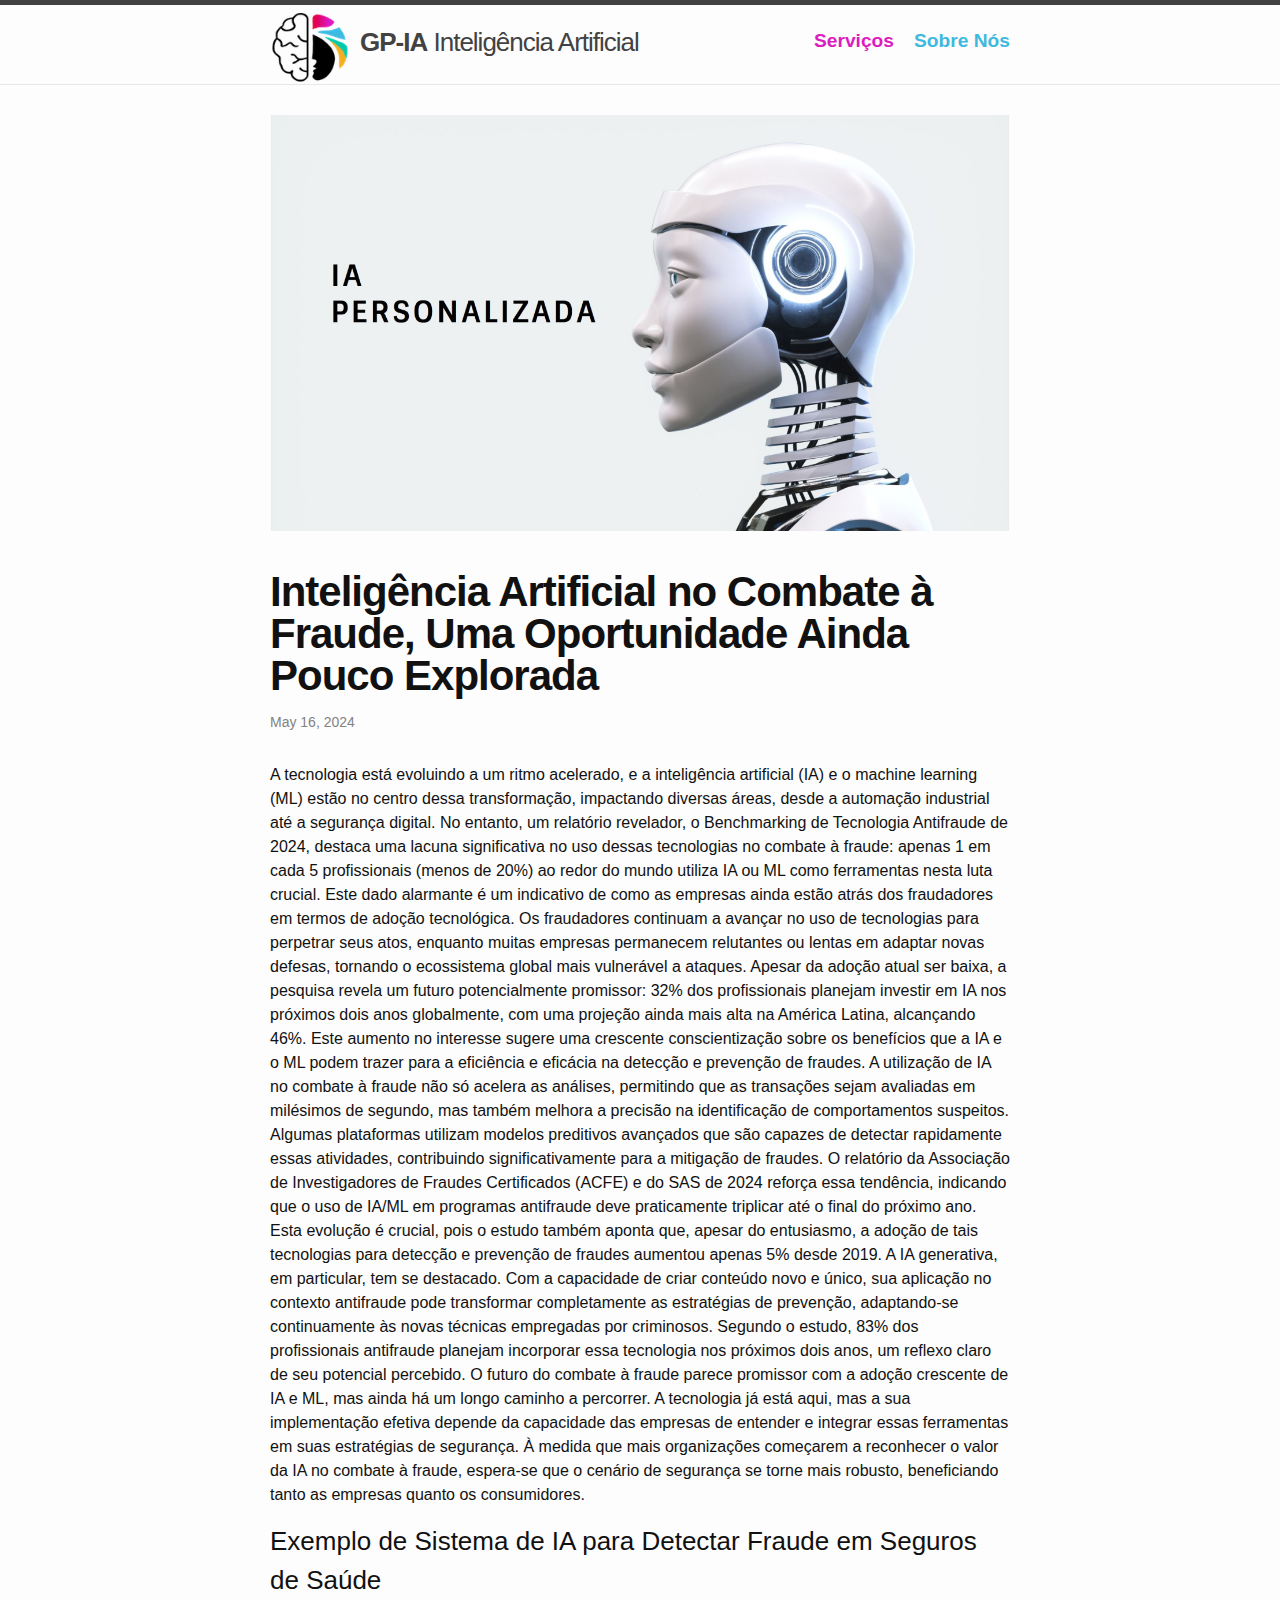
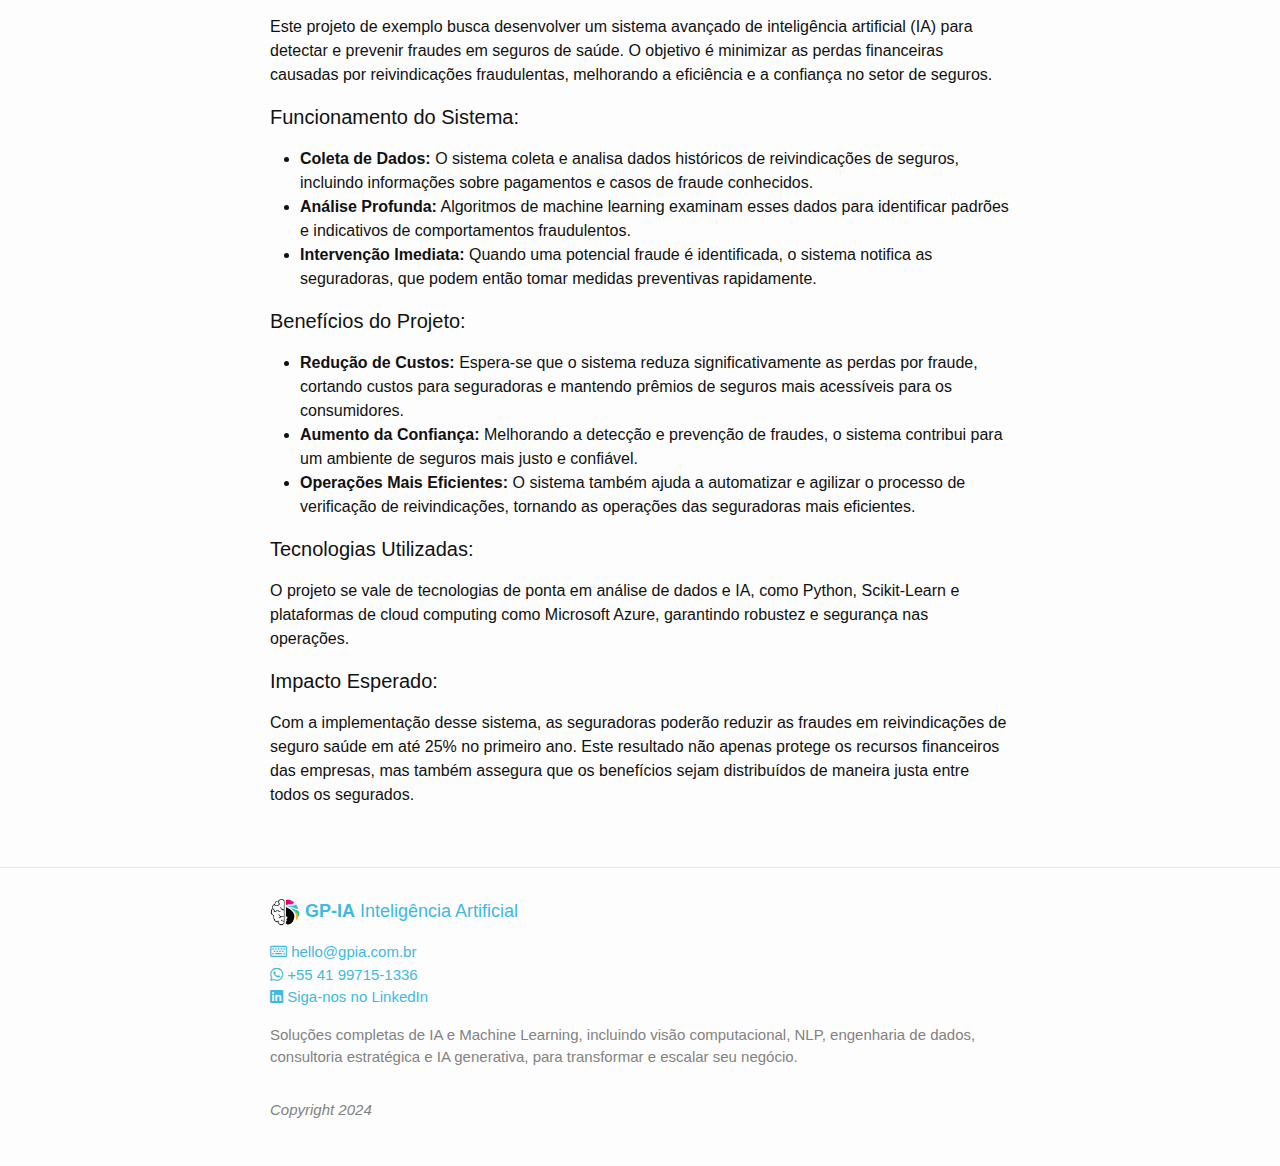
<file: post/2024/05/16/ia-no-combate-a-fraude.html>
<!DOCTYPE html>
<html lang="pt-BR"><head>
  <meta charset="utf-8">
  <meta http-equiv="X-UA-Compatible" content="IE=edge">
  <meta name="viewport" content="width=device-width, initial-scale=1"><!-- Begin Jekyll SEO tag v2.8.0 -->
<title>Inteligência Artificial no Combate à Fraude, Uma Oportunidade Ainda Pouco Explorada | GP-IA Inteligência Artificial</title>
<meta name="generator" content="Jekyll v4.3.4" />
<meta property="og:title" content="Inteligência Artificial no Combate à Fraude, Uma Oportunidade Ainda Pouco Explorada" />
<meta name="author" content="Gilmar Pupo" />
<meta property="og:locale" content="pt_BR" />
<meta name="description" content="A tecnologia está evoluindo a um ritmo acelerado, e a inteligência artificial (IA) e o machine learning (ML) estão no centro dessa transformação, impactando diversas áreas, desde a automação industrial até a segurança digital. No entanto, um relatório revelador, o Benchmarking de Tecnologia Antifraude de 2024, destaca uma lacuna significativa no uso dessas tecnologias no combate à fraude: apenas 1 em cada 5 profissionais (menos de 20%) ao redor do mundo utiliza IA ou ML como ferramentas nesta luta crucial. Este dado alarmante é um indicativo de como as empresas ainda estão atrás dos fraudadores em termos de adoção tecnológica. Os fraudadores continuam a avançar no uso de tecnologias para perpetrar seus atos, enquanto muitas empresas permanecem relutantes ou lentas em adaptar novas defesas, tornando o ecossistema global mais vulnerável a ataques. Apesar da adoção atual ser baixa, a pesquisa revela um futuro potencialmente promissor: 32% dos profissionais planejam investir em IA nos próximos dois anos globalmente, com uma projeção ainda mais alta na América Latina, alcançando 46%. Este aumento no interesse sugere uma crescente conscientização sobre os benefícios que a IA e o ML podem trazer para a eficiência e eficácia na detecção e prevenção de fraudes. A utilização de IA no combate à fraude não só acelera as análises, permitindo que as transações sejam avaliadas em milésimos de segundo, mas também melhora a precisão na identificação de comportamentos suspeitos. Algumas plataformas utilizam modelos preditivos avançados que são capazes de detectar rapidamente essas atividades, contribuindo significativamente para a mitigação de fraudes. O relatório da Associação de Investigadores de Fraudes Certificados (ACFE) e do SAS de 2024 reforça essa tendência, indicando que o uso de IA/ML em programas antifraude deve praticamente triplicar até o final do próximo ano. Esta evolução é crucial, pois o estudo também aponta que, apesar do entusiasmo, a adoção de tais tecnologias para detecção e prevenção de fraudes aumentou apenas 5% desde 2019. A IA generativa, em particular, tem se destacado. Com a capacidade de criar conteúdo novo e único, sua aplicação no contexto antifraude pode transformar completamente as estratégias de prevenção, adaptando-se continuamente às novas técnicas empregadas por criminosos. Segundo o estudo, 83% dos profissionais antifraude planejam incorporar essa tecnologia nos próximos dois anos, um reflexo claro de seu potencial percebido. O futuro do combate à fraude parece promissor com a adoção crescente de IA e ML, mas ainda há um longo caminho a percorrer. A tecnologia já está aqui, mas a sua implementação efetiva depende da capacidade das empresas de entender e integrar essas ferramentas em suas estratégias de segurança. À medida que mais organizações começarem a reconhecer o valor da IA no combate à fraude, espera-se que o cenário de segurança se torne mais robusto, beneficiando tanto as empresas quanto os consumidores." />
<meta property="og:description" content="A tecnologia está evoluindo a um ritmo acelerado, e a inteligência artificial (IA) e o machine learning (ML) estão no centro dessa transformação, impactando diversas áreas, desde a automação industrial até a segurança digital. No entanto, um relatório revelador, o Benchmarking de Tecnologia Antifraude de 2024, destaca uma lacuna significativa no uso dessas tecnologias no combate à fraude: apenas 1 em cada 5 profissionais (menos de 20%) ao redor do mundo utiliza IA ou ML como ferramentas nesta luta crucial. Este dado alarmante é um indicativo de como as empresas ainda estão atrás dos fraudadores em termos de adoção tecnológica. Os fraudadores continuam a avançar no uso de tecnologias para perpetrar seus atos, enquanto muitas empresas permanecem relutantes ou lentas em adaptar novas defesas, tornando o ecossistema global mais vulnerável a ataques. Apesar da adoção atual ser baixa, a pesquisa revela um futuro potencialmente promissor: 32% dos profissionais planejam investir em IA nos próximos dois anos globalmente, com uma projeção ainda mais alta na América Latina, alcançando 46%. Este aumento no interesse sugere uma crescente conscientização sobre os benefícios que a IA e o ML podem trazer para a eficiência e eficácia na detecção e prevenção de fraudes. A utilização de IA no combate à fraude não só acelera as análises, permitindo que as transações sejam avaliadas em milésimos de segundo, mas também melhora a precisão na identificação de comportamentos suspeitos. Algumas plataformas utilizam modelos preditivos avançados que são capazes de detectar rapidamente essas atividades, contribuindo significativamente para a mitigação de fraudes. O relatório da Associação de Investigadores de Fraudes Certificados (ACFE) e do SAS de 2024 reforça essa tendência, indicando que o uso de IA/ML em programas antifraude deve praticamente triplicar até o final do próximo ano. Esta evolução é crucial, pois o estudo também aponta que, apesar do entusiasmo, a adoção de tais tecnologias para detecção e prevenção de fraudes aumentou apenas 5% desde 2019. A IA generativa, em particular, tem se destacado. Com a capacidade de criar conteúdo novo e único, sua aplicação no contexto antifraude pode transformar completamente as estratégias de prevenção, adaptando-se continuamente às novas técnicas empregadas por criminosos. Segundo o estudo, 83% dos profissionais antifraude planejam incorporar essa tecnologia nos próximos dois anos, um reflexo claro de seu potencial percebido. O futuro do combate à fraude parece promissor com a adoção crescente de IA e ML, mas ainda há um longo caminho a percorrer. A tecnologia já está aqui, mas a sua implementação efetiva depende da capacidade das empresas de entender e integrar essas ferramentas em suas estratégias de segurança. À medida que mais organizações começarem a reconhecer o valor da IA no combate à fraude, espera-se que o cenário de segurança se torne mais robusto, beneficiando tanto as empresas quanto os consumidores." />
<link rel="canonical" href="https://www.gpia.com.br/post/2024/05/16/ia-no-combate-a-fraude.html" />
<meta property="og:url" content="https://www.gpia.com.br/post/2024/05/16/ia-no-combate-a-fraude.html" />
<meta property="og:site_name" content="GP-IA Inteligência Artificial" />
<meta property="og:type" content="article" />
<meta property="article:published_time" content="2024-05-16T14:18:00-03:00" />
<meta name="twitter:card" content="summary" />
<meta property="twitter:title" content="Inteligência Artificial no Combate à Fraude, Uma Oportunidade Ainda Pouco Explorada" />
<script type="application/ld+json">
{"@context":"https://schema.org","@type":"BlogPosting","author":{"@type":"Person","name":"Gilmar Pupo"},"dateModified":"2024-05-16T14:18:00-03:00","datePublished":"2024-05-16T14:18:00-03:00","description":"A tecnologia está evoluindo a um ritmo acelerado, e a inteligência artificial (IA) e o machine learning (ML) estão no centro dessa transformação, impactando diversas áreas, desde a automação industrial até a segurança digital. No entanto, um relatório revelador, o Benchmarking de Tecnologia Antifraude de 2024, destaca uma lacuna significativa no uso dessas tecnologias no combate à fraude: apenas 1 em cada 5 profissionais (menos de 20%) ao redor do mundo utiliza IA ou ML como ferramentas nesta luta crucial. Este dado alarmante é um indicativo de como as empresas ainda estão atrás dos fraudadores em termos de adoção tecnológica. Os fraudadores continuam a avançar no uso de tecnologias para perpetrar seus atos, enquanto muitas empresas permanecem relutantes ou lentas em adaptar novas defesas, tornando o ecossistema global mais vulnerável a ataques. Apesar da adoção atual ser baixa, a pesquisa revela um futuro potencialmente promissor: 32% dos profissionais planejam investir em IA nos próximos dois anos globalmente, com uma projeção ainda mais alta na América Latina, alcançando 46%. Este aumento no interesse sugere uma crescente conscientização sobre os benefícios que a IA e o ML podem trazer para a eficiência e eficácia na detecção e prevenção de fraudes. A utilização de IA no combate à fraude não só acelera as análises, permitindo que as transações sejam avaliadas em milésimos de segundo, mas também melhora a precisão na identificação de comportamentos suspeitos. Algumas plataformas utilizam modelos preditivos avançados que são capazes de detectar rapidamente essas atividades, contribuindo significativamente para a mitigação de fraudes. O relatório da Associação de Investigadores de Fraudes Certificados (ACFE) e do SAS de 2024 reforça essa tendência, indicando que o uso de IA/ML em programas antifraude deve praticamente triplicar até o final do próximo ano. Esta evolução é crucial, pois o estudo também aponta que, apesar do entusiasmo, a adoção de tais tecnologias para detecção e prevenção de fraudes aumentou apenas 5% desde 2019. A IA generativa, em particular, tem se destacado. Com a capacidade de criar conteúdo novo e único, sua aplicação no contexto antifraude pode transformar completamente as estratégias de prevenção, adaptando-se continuamente às novas técnicas empregadas por criminosos. Segundo o estudo, 83% dos profissionais antifraude planejam incorporar essa tecnologia nos próximos dois anos, um reflexo claro de seu potencial percebido. O futuro do combate à fraude parece promissor com a adoção crescente de IA e ML, mas ainda há um longo caminho a percorrer. A tecnologia já está aqui, mas a sua implementação efetiva depende da capacidade das empresas de entender e integrar essas ferramentas em suas estratégias de segurança. À medida que mais organizações começarem a reconhecer o valor da IA no combate à fraude, espera-se que o cenário de segurança se torne mais robusto, beneficiando tanto as empresas quanto os consumidores.","headline":"Inteligência Artificial no Combate à Fraude, Uma Oportunidade Ainda Pouco Explorada","mainEntityOfPage":{"@type":"WebPage","@id":"https://www.gpia.com.br/post/2024/05/16/ia-no-combate-a-fraude.html"},"url":"https://www.gpia.com.br/post/2024/05/16/ia-no-combate-a-fraude.html"}</script>
<!-- End Jekyll SEO tag -->
<link rel="stylesheet" href="/assets/main.css">
  <link rel="stylesheet" href="/assets/css/font-awesome.min.css"><link type="application/atom+xml" rel="alternate" href="https://www.gpia.com.br/feed.xml" title="GP-IA Inteligência Artificial" /></head>
<body><header class="site-header" role="banner">

  <div class="wrapper"><a class="site-title" rel="author" href="/">
      <img src="/assets/gpia-logo-notext.png" alt="GP-IA Inteligência Artificial" class="logo"><span class=logo>GP-IA</span> <span class=logo_subtitle>Inteligência Artificial</span></a><nav class="site-nav">
        <input type="checkbox" id="nav-trigger" class="nav-trigger" />
        <label for="nav-trigger">
          <span class="menu-icon">
            <svg viewBox="0 0 18 15" width="18px" height="15px">
              <path d="M18,1.484c0,0.82-0.665,1.484-1.484,1.484H1.484C0.665,2.969,0,2.304,0,1.484l0,0C0,0.665,0.665,0,1.484,0 h15.032C17.335,0,18,0.665,18,1.484L18,1.484z M18,7.516C18,8.335,17.335,9,16.516,9H1.484C0.665,9,0,8.335,0,7.516l0,0 c0-0.82,0.665-1.484,1.484-1.484h15.032C17.335,6.031,18,6.696,18,7.516L18,7.516z M18,13.516C18,14.335,17.335,15,16.516,15H1.484 C0.665,15,0,14.335,0,13.516l0,0c0-0.82,0.665-1.483,1.484-1.483h15.032C17.335,12.031,18,12.695,18,13.516L18,13.516z"/>
            </svg>
          </span>
        </label>

        <div class="trigger"><a class="page-link" href="/services/">Serviços</a><a class="page-link" href="/about/">Sobre Nós</a></div>
      </nav></div>
</header>
<main class="page-content" aria-label="Content">
      <div class="wrapper">
        <article class="post h-entry" itemscope itemtype="http://schema.org/BlogPosting">

  <header class="post-header"><img src="/assets/post/head-1.png" alt="Post Banner" class="post-banner"><h1 class="post-title p-name" itemprop="name headline">Inteligência Artificial no Combate à Fraude, Uma Oportunidade Ainda Pouco Explorada</h1>
    <p class="post-meta">
      <time class="dt-published" datetime="2024-05-16T14:18:00-03:00" itemprop="datePublished">May 16, 2024
      </time></p>
  </header>


  <div class="post-content e-content" itemprop="articleBody">
    <p>A tecnologia está evoluindo a um ritmo acelerado, e a inteligência artificial (IA) e o machine learning (ML) estão no centro dessa transformação, impactando diversas áreas, desde a automação industrial até a segurança digital. No entanto, um relatório revelador, o Benchmarking de Tecnologia Antifraude de 2024, destaca uma lacuna significativa no uso dessas tecnologias no combate à fraude: apenas 1 em cada 5 profissionais (menos de 20%) ao redor do mundo utiliza IA ou ML como ferramentas nesta luta crucial.
Este dado alarmante é um indicativo de como as empresas ainda estão atrás dos fraudadores em termos de adoção tecnológica. Os fraudadores continuam a avançar no uso de tecnologias para perpetrar seus atos, enquanto muitas empresas permanecem relutantes ou lentas em adaptar novas defesas, tornando o ecossistema global mais vulnerável a ataques.
Apesar da adoção atual ser baixa, a pesquisa revela um futuro potencialmente promissor: 32% dos profissionais planejam investir em IA nos próximos dois anos globalmente, com uma projeção ainda mais alta na América Latina, alcançando 46%. Este aumento no interesse sugere uma crescente conscientização sobre os benefícios que a IA e o ML podem trazer para a eficiência e eficácia na detecção e prevenção de fraudes.
A utilização de IA no combate à fraude não só acelera as análises, permitindo que as transações sejam avaliadas em milésimos de segundo, mas também melhora a precisão na identificação de comportamentos suspeitos. Algumas plataformas utilizam modelos preditivos avançados que são capazes de detectar rapidamente essas atividades, contribuindo significativamente para a mitigação de fraudes.
O relatório da Associação de Investigadores de Fraudes Certificados (ACFE) e do SAS de 2024 reforça essa tendência, indicando que o uso de IA/ML em programas antifraude deve praticamente triplicar até o final do próximo ano. Esta evolução é crucial, pois o estudo também aponta que, apesar do entusiasmo, a adoção de tais tecnologias para detecção e prevenção de fraudes aumentou apenas 5% desde 2019.
A IA generativa, em particular, tem se destacado. Com a capacidade de criar conteúdo novo e único, sua aplicação no contexto antifraude pode transformar completamente as estratégias de prevenção, adaptando-se continuamente às novas técnicas empregadas por criminosos. Segundo o estudo, 83% dos profissionais antifraude planejam incorporar essa tecnologia nos próximos dois anos, um reflexo claro de seu potencial percebido.
O futuro do combate à fraude parece promissor com a adoção crescente de IA e ML, mas ainda há um longo caminho a percorrer. A tecnologia já está aqui, mas a sua implementação efetiva depende da capacidade das empresas de entender e integrar essas ferramentas em suas estratégias de segurança. À medida que mais organizações começarem a reconhecer o valor da IA no combate à fraude, espera-se que o cenário de segurança se torne mais robusto, beneficiando tanto as empresas quanto os consumidores.</p>

<h3 id="exemplo-de-sistema-de-ia-para-detectar-fraude-em-seguros-de-saúde">Exemplo de Sistema de IA para Detectar Fraude em Seguros de Saúde</h3>

<p>Este projeto de exemplo busca desenvolver um sistema avançado de inteligência artificial (IA) para detectar e prevenir fraudes em seguros de saúde. O objetivo é minimizar as perdas financeiras causadas por reivindicações fraudulentas, melhorando a eficiência e a confiança no setor de seguros.</p>

<h4 id="funcionamento-do-sistema">Funcionamento do Sistema:</h4>
<ul>
  <li><strong>Coleta de Dados:</strong> O sistema coleta e analisa dados históricos de reivindicações de seguros, incluindo informações sobre pagamentos e casos de fraude conhecidos.</li>
  <li><strong>Análise Profunda:</strong> Algoritmos de machine learning examinam esses dados para identificar padrões e indicativos de comportamentos fraudulentos.</li>
  <li><strong>Intervenção Imediata:</strong> Quando uma potencial fraude é identificada, o sistema notifica as seguradoras, que podem então tomar medidas preventivas rapidamente.</li>
</ul>

<h4 id="benefícios-do-projeto">Benefícios do Projeto:</h4>
<ul>
  <li><strong>Redução de Custos:</strong> Espera-se que o sistema reduza significativamente as perdas por fraude, cortando custos para seguradoras e mantendo prêmios de seguros mais acessíveis para os consumidores.</li>
  <li><strong>Aumento da Confiança:</strong> Melhorando a detecção e prevenção de fraudes, o sistema contribui para um ambiente de seguros mais justo e confiável.</li>
  <li><strong>Operações Mais Eficientes:</strong> O sistema também ajuda a automatizar e agilizar o processo de verificação de reivindicações, tornando as operações das seguradoras mais eficientes.</li>
</ul>

<h4 id="tecnologias-utilizadas">Tecnologias Utilizadas:</h4>
<p>O projeto se vale de tecnologias de ponta em análise de dados e IA, como Python, Scikit-Learn e plataformas de cloud computing como Microsoft Azure, garantindo robustez e segurança nas operações.</p>

<h4 id="impacto-esperado">Impacto Esperado:</h4>
<p>Com a implementação desse sistema, as seguradoras poderão reduzir as fraudes em reivindicações de seguro saúde em até 25% no primeiro ano. Este resultado não apenas protege os recursos financeiros das empresas, mas também assegura que os benefícios sejam distribuídos de maneira justa entre todos os segurados.</p>

  </div><a class="u-url" href="/post/2024/05/16/ia-no-combate-a-fraude.html" hidden></a>
</article>

      </div>
    </main><footer class="site-footer h-card">
  <data class="u-url" href="/"></data>

  <div class="wrapper">

    <h2 class="footer-heading"><a class="page-link" href="/about/"><img src="/assets/gpia-logo-notext.png" alt="GP-IA" class="logo"> <span class=logo>GP-IA</span> Inteligência Artificial</a></h2>

    <div class="footer-col-wrapper">
      <div class="footer-col footer-col-4">
        <ul class="contact-list">
          <!--li class="p-name"></li--><li><a class="u-email" href="mailto:hello@gpia.com.br"><i class="fa-regular fa-keyboard"></i> hello@gpia.com.br</a></li><li><a href="https://wa.me/5541997151336?text=Quero%20falar%20sobre%20IA%20no%20centro%20do%20meu%20neg%C3%B3cio" target="_blank"><i class="fa-brands fa-whatsapp"></i> +55 41 99715-1336</a></li>
            <li><a href="https://www.linkedin.com/company/gp-ia/" target="_blank"><i class="fa-brands fa-linkedin"></i> Siga-nos no LinkedIn</a></li>
        </ul>
        <p class="description">Soluções completas de IA e Machine Learning, incluindo visão computacional, NLP, engenharia de dados, consultoria estratégica e IA generativa, para transformar e escalar seu negócio.</p>
      </div>
    </div>

    <div class="footer-col-wrapper">
      <div class="footer-col footer-col-4">
          <span class="copyright">Copyright 2024</span>
      </div>
    </div>

  </div>

</footer>
</body>

</html>
</file>
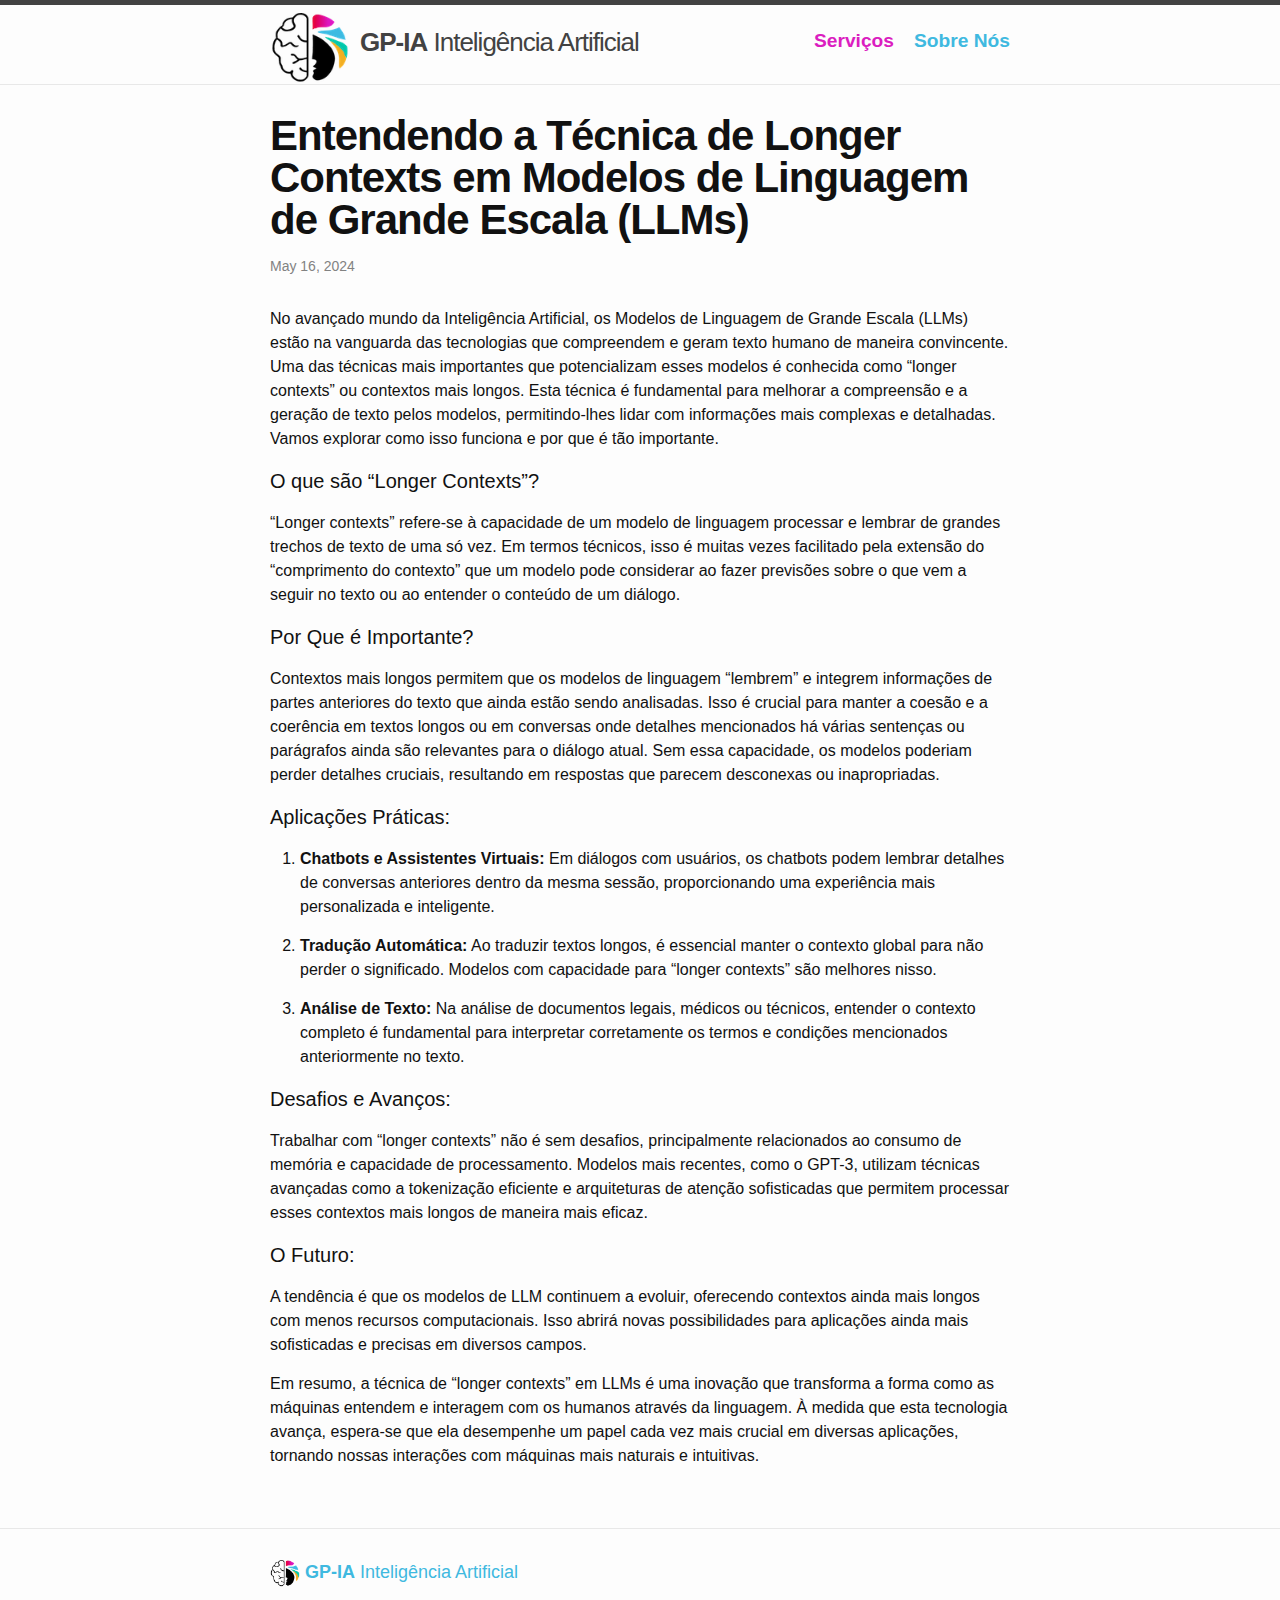
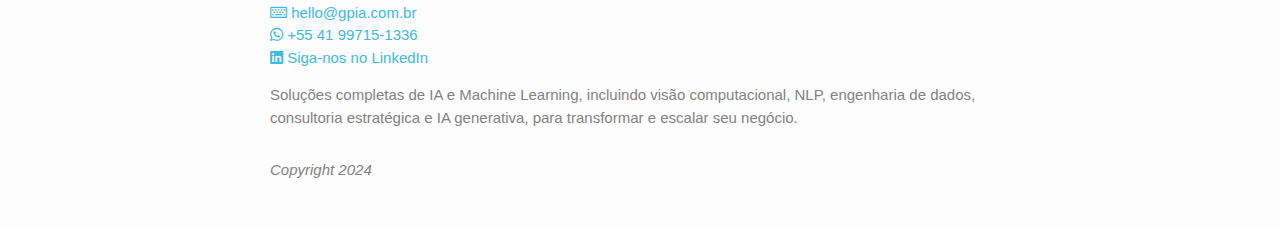
<file: post/2024/05/16/longer_context.html>
<!DOCTYPE html>
<html lang="pt-BR"><head>
  <meta charset="utf-8">
  <meta http-equiv="X-UA-Compatible" content="IE=edge">
  <meta name="viewport" content="width=device-width, initial-scale=1"><!-- Begin Jekyll SEO tag v2.8.0 -->
<title>Entendendo a Técnica de Longer Contexts em Modelos de Linguagem de Grande Escala (LLMs) | GP-IA Inteligência Artificial</title>
<meta name="generator" content="Jekyll v4.3.4" />
<meta property="og:title" content="Entendendo a Técnica de Longer Contexts em Modelos de Linguagem de Grande Escala (LLMs)" />
<meta name="author" content="Gilmar Pupo" />
<meta property="og:locale" content="pt_BR" />
<meta name="description" content="No avançado mundo da Inteligência Artificial, os Modelos de Linguagem de Grande Escala (LLMs) estão na vanguarda das tecnologias que compreendem e geram texto humano de maneira convincente. Uma das técnicas mais importantes que potencializam esses modelos é conhecida como “longer contexts” ou contextos mais longos. Esta técnica é fundamental para melhorar a compreensão e a geração de texto pelos modelos, permitindo-lhes lidar com informações mais complexas e detalhadas. Vamos explorar como isso funciona e por que é tão importante." />
<meta property="og:description" content="No avançado mundo da Inteligência Artificial, os Modelos de Linguagem de Grande Escala (LLMs) estão na vanguarda das tecnologias que compreendem e geram texto humano de maneira convincente. Uma das técnicas mais importantes que potencializam esses modelos é conhecida como “longer contexts” ou contextos mais longos. Esta técnica é fundamental para melhorar a compreensão e a geração de texto pelos modelos, permitindo-lhes lidar com informações mais complexas e detalhadas. Vamos explorar como isso funciona e por que é tão importante." />
<link rel="canonical" href="https://www.gpia.com.br/post/2024/05/16/longer_context.html" />
<meta property="og:url" content="https://www.gpia.com.br/post/2024/05/16/longer_context.html" />
<meta property="og:site_name" content="GP-IA Inteligência Artificial" />
<meta property="og:type" content="article" />
<meta property="article:published_time" content="2024-05-16T14:18:00-03:00" />
<meta name="twitter:card" content="summary" />
<meta property="twitter:title" content="Entendendo a Técnica de Longer Contexts em Modelos de Linguagem de Grande Escala (LLMs)" />
<script type="application/ld+json">
{"@context":"https://schema.org","@type":"BlogPosting","author":{"@type":"Person","name":"Gilmar Pupo"},"dateModified":"2024-05-16T14:18:00-03:00","datePublished":"2024-05-16T14:18:00-03:00","description":"No avançado mundo da Inteligência Artificial, os Modelos de Linguagem de Grande Escala (LLMs) estão na vanguarda das tecnologias que compreendem e geram texto humano de maneira convincente. Uma das técnicas mais importantes que potencializam esses modelos é conhecida como “longer contexts” ou contextos mais longos. Esta técnica é fundamental para melhorar a compreensão e a geração de texto pelos modelos, permitindo-lhes lidar com informações mais complexas e detalhadas. Vamos explorar como isso funciona e por que é tão importante.","headline":"Entendendo a Técnica de Longer Contexts em Modelos de Linguagem de Grande Escala (LLMs)","mainEntityOfPage":{"@type":"WebPage","@id":"https://www.gpia.com.br/post/2024/05/16/longer_context.html"},"url":"https://www.gpia.com.br/post/2024/05/16/longer_context.html"}</script>
<!-- End Jekyll SEO tag -->
<link rel="stylesheet" href="/assets/main.css">
  <link rel="stylesheet" href="/assets/css/font-awesome.min.css"><link type="application/atom+xml" rel="alternate" href="https://www.gpia.com.br/feed.xml" title="GP-IA Inteligência Artificial" /></head>
<body><header class="site-header" role="banner">

  <div class="wrapper"><a class="site-title" rel="author" href="/">
      <img src="/assets/gpia-logo-notext.png" alt="GP-IA Inteligência Artificial" class="logo"><span class=logo>GP-IA</span> <span class=logo_subtitle>Inteligência Artificial</span></a><nav class="site-nav">
        <input type="checkbox" id="nav-trigger" class="nav-trigger" />
        <label for="nav-trigger">
          <span class="menu-icon">
            <svg viewBox="0 0 18 15" width="18px" height="15px">
              <path d="M18,1.484c0,0.82-0.665,1.484-1.484,1.484H1.484C0.665,2.969,0,2.304,0,1.484l0,0C0,0.665,0.665,0,1.484,0 h15.032C17.335,0,18,0.665,18,1.484L18,1.484z M18,7.516C18,8.335,17.335,9,16.516,9H1.484C0.665,9,0,8.335,0,7.516l0,0 c0-0.82,0.665-1.484,1.484-1.484h15.032C17.335,6.031,18,6.696,18,7.516L18,7.516z M18,13.516C18,14.335,17.335,15,16.516,15H1.484 C0.665,15,0,14.335,0,13.516l0,0c0-0.82,0.665-1.483,1.484-1.483h15.032C17.335,12.031,18,12.695,18,13.516L18,13.516z"/>
            </svg>
          </span>
        </label>

        <div class="trigger"><a class="page-link" href="/services/">Serviços</a><a class="page-link" href="/about/">Sobre Nós</a></div>
      </nav></div>
</header>
<main class="page-content" aria-label="Content">
      <div class="wrapper">
        <article class="post h-entry" itemscope itemtype="http://schema.org/BlogPosting">

  <header class="post-header"><h1 class="post-title p-name" itemprop="name headline">Entendendo a Técnica de Longer Contexts em Modelos de Linguagem de Grande Escala (LLMs)</h1>
    <p class="post-meta">
      <time class="dt-published" datetime="2024-05-16T14:18:00-03:00" itemprop="datePublished">May 16, 2024
      </time></p>
  </header>


  <div class="post-content e-content" itemprop="articleBody">
    <p>No avançado mundo da Inteligência Artificial, os Modelos de Linguagem de Grande Escala (LLMs) estão na vanguarda das tecnologias que compreendem e geram texto humano de maneira convincente. Uma das técnicas mais importantes que potencializam esses modelos é conhecida como “longer contexts” ou contextos mais longos. Esta técnica é fundamental para melhorar a compreensão e a geração de texto pelos modelos, permitindo-lhes lidar com informações mais complexas e detalhadas. Vamos explorar como isso funciona e por que é tão importante.</p>

<h4 id="o-que-são-longer-contexts">O que são “Longer Contexts”?</h4>
<p>“Longer contexts” refere-se à capacidade de um modelo de linguagem processar e lembrar de grandes trechos de texto de uma só vez. Em termos técnicos, isso é muitas vezes facilitado pela extensão do “comprimento do contexto” que um modelo pode considerar ao fazer previsões sobre o que vem a seguir no texto ou ao entender o conteúdo de um diálogo.</p>

<h4 id="por-que-é-importante">Por Que é Importante?</h4>
<p>Contextos mais longos permitem que os modelos de linguagem “lembrem” e integrem informações de partes anteriores do texto que ainda estão sendo analisadas. Isso é crucial para manter a coesão e a coerência em textos longos ou em conversas onde detalhes mencionados há várias sentenças ou parágrafos ainda são relevantes para o diálogo atual. Sem essa capacidade, os modelos poderiam perder detalhes cruciais, resultando em respostas que parecem desconexas ou inapropriadas.</p>

<h4 id="aplicações-práticas">Aplicações Práticas:</h4>
<ol>
  <li>
    <p><strong>Chatbots e Assistentes Virtuais:</strong> Em diálogos com usuários, os chatbots podem lembrar detalhes de conversas anteriores dentro da mesma sessão, proporcionando uma experiência mais personalizada e inteligente.</p>
  </li>
  <li>
    <p><strong>Tradução Automática:</strong> Ao traduzir textos longos, é essencial manter o contexto global para não perder o significado. Modelos com capacidade para “longer contexts” são melhores nisso.</p>
  </li>
  <li>
    <p><strong>Análise de Texto:</strong> Na análise de documentos legais, médicos ou técnicos, entender o contexto completo é fundamental para interpretar corretamente os termos e condições mencionados anteriormente no texto.</p>
  </li>
</ol>

<h4 id="desafios-e-avanços">Desafios e Avanços:</h4>
<p>Trabalhar com “longer contexts” não é sem desafios, principalmente relacionados ao consumo de memória e capacidade de processamento. Modelos mais recentes, como o GPT-3, utilizam técnicas avançadas como a tokenização eficiente e arquiteturas de atenção sofisticadas que permitem processar esses contextos mais longos de maneira mais eficaz.</p>

<h4 id="o-futuro">O Futuro:</h4>
<p>A tendência é que os modelos de LLM continuem a evoluir, oferecendo contextos ainda mais longos com menos recursos computacionais. Isso abrirá novas possibilidades para aplicações ainda mais sofisticadas e precisas em diversos campos.</p>

<p>Em resumo, a técnica de “longer contexts” em LLMs é uma inovação que transforma a forma como as máquinas entendem e interagem com os humanos através da linguagem. À medida que esta tecnologia avança, espera-se que ela desempenhe um papel cada vez mais crucial em diversas aplicações, tornando nossas interações com máquinas mais naturais e intuitivas.</p>

  </div><a class="u-url" href="/post/2024/05/16/longer_context.html" hidden></a>
</article>

      </div>
    </main><footer class="site-footer h-card">
  <data class="u-url" href="/"></data>

  <div class="wrapper">

    <h2 class="footer-heading"><a class="page-link" href="/about/"><img src="/assets/gpia-logo-notext.png" alt="GP-IA" class="logo"> <span class=logo>GP-IA</span> Inteligência Artificial</a></h2>

    <div class="footer-col-wrapper">
      <div class="footer-col footer-col-4">
        <ul class="contact-list">
          <!--li class="p-name"></li--><li><a class="u-email" href="mailto:hello@gpia.com.br"><i class="fa-regular fa-keyboard"></i> hello@gpia.com.br</a></li><li><a href="https://wa.me/5541997151336?text=Quero%20falar%20sobre%20IA%20no%20centro%20do%20meu%20neg%C3%B3cio" target="_blank"><i class="fa-brands fa-whatsapp"></i> +55 41 99715-1336</a></li>
            <li><a href="https://www.linkedin.com/company/gp-ia/" target="_blank"><i class="fa-brands fa-linkedin"></i> Siga-nos no LinkedIn</a></li>
        </ul>
        <p class="description">Soluções completas de IA e Machine Learning, incluindo visão computacional, NLP, engenharia de dados, consultoria estratégica e IA generativa, para transformar e escalar seu negócio.</p>
      </div>
    </div>

    <div class="footer-col-wrapper">
      <div class="footer-col footer-col-4">
          <span class="copyright">Copyright 2024</span>
      </div>
    </div>

  </div>

</footer>
</body>

</html>
</file>
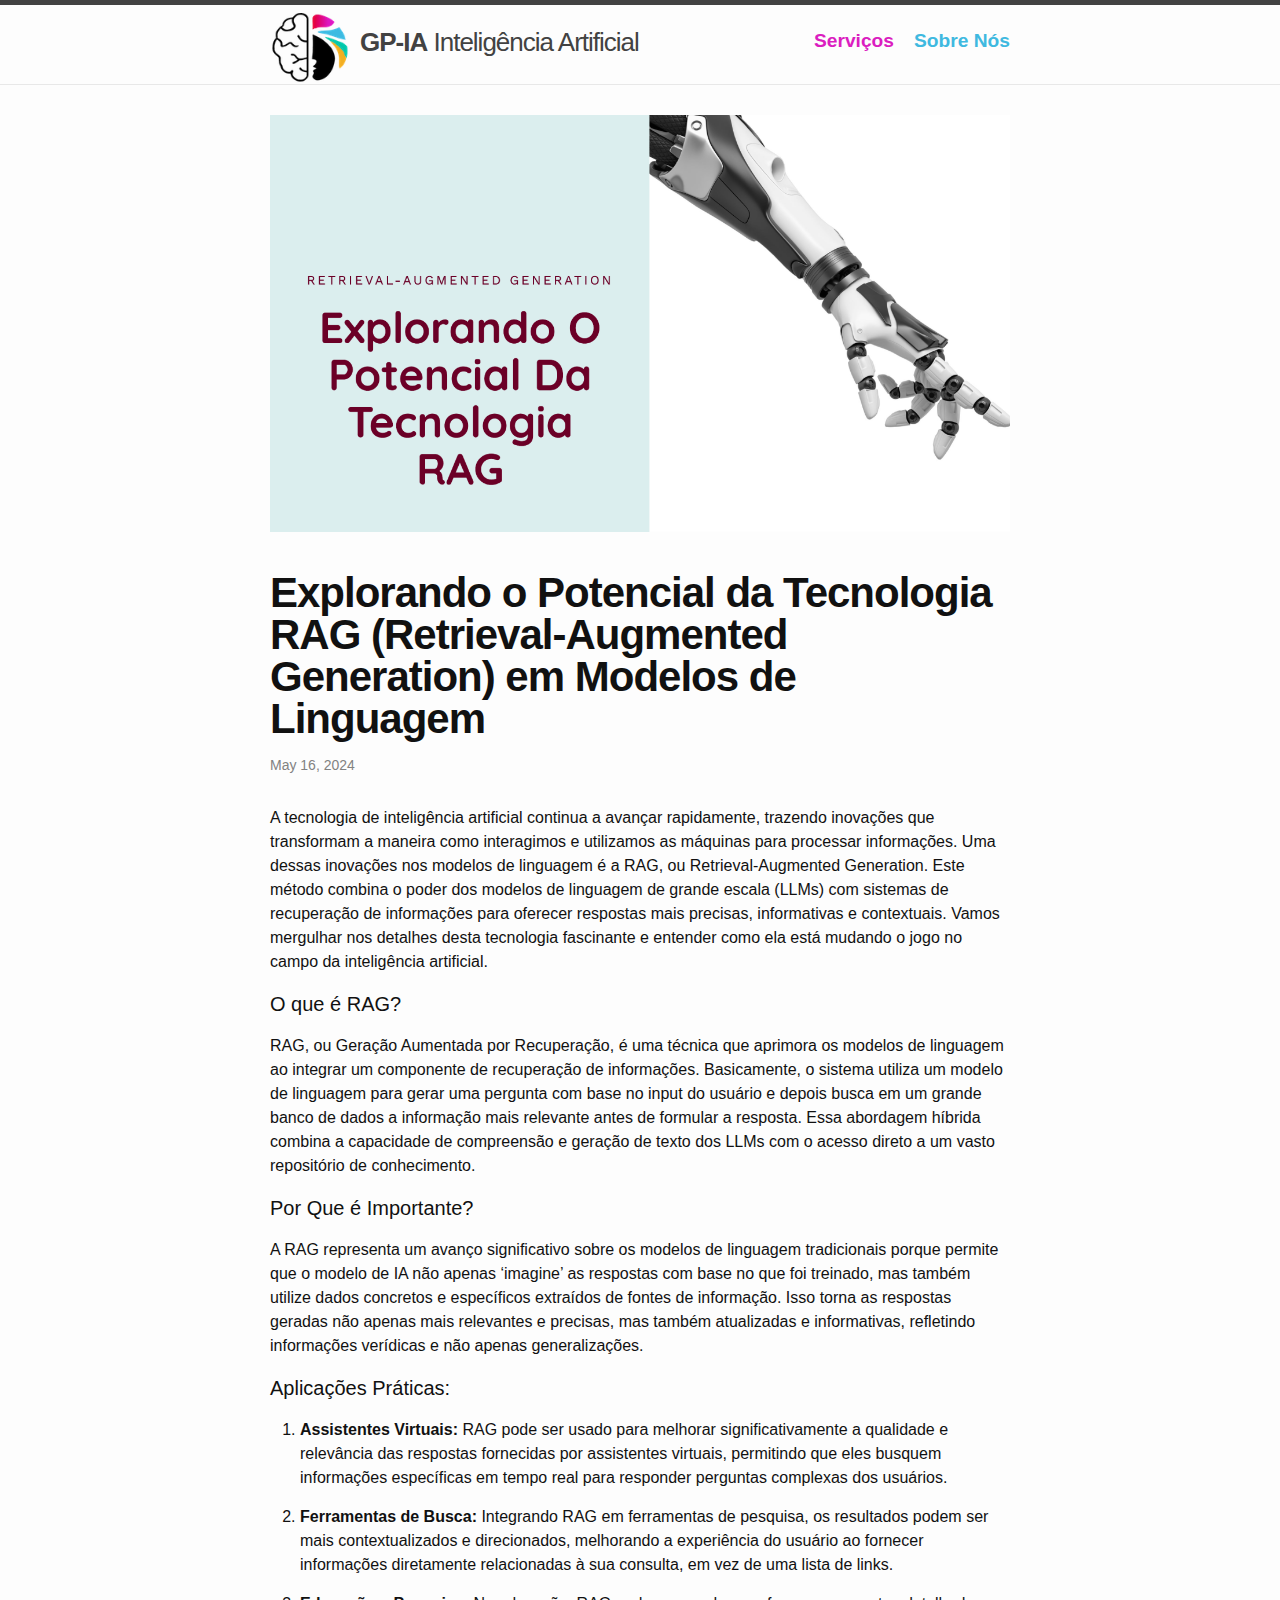
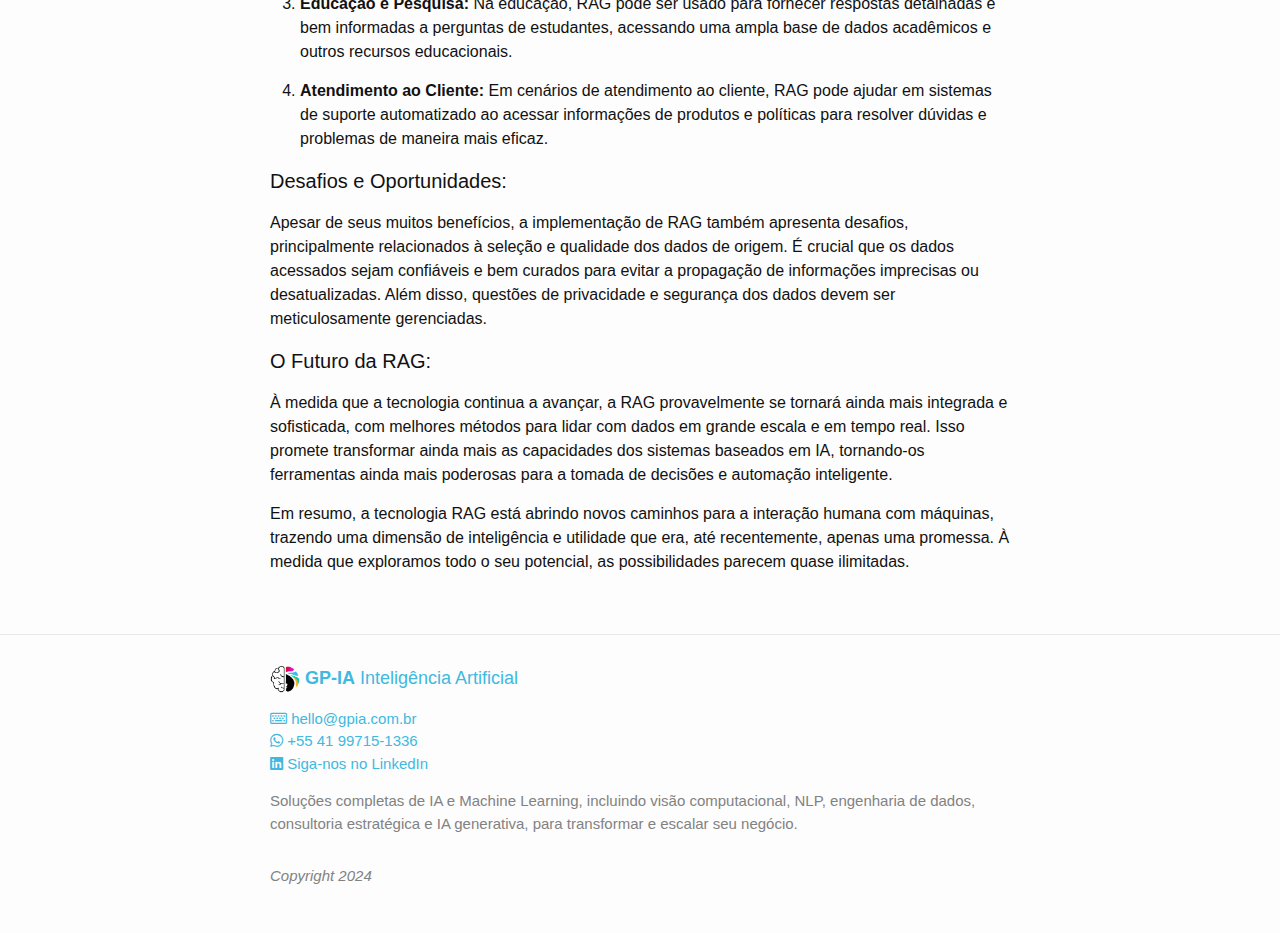
<file: post/2024/05/16/rag.html>
<!DOCTYPE html>
<html lang="pt-BR"><head>
  <meta charset="utf-8">
  <meta http-equiv="X-UA-Compatible" content="IE=edge">
  <meta name="viewport" content="width=device-width, initial-scale=1"><!-- Begin Jekyll SEO tag v2.8.0 -->
<title>Explorando o Potencial da Tecnologia RAG (Retrieval-Augmented Generation) em Modelos de Linguagem | GP-IA Inteligência Artificial</title>
<meta name="generator" content="Jekyll v4.3.4" />
<meta property="og:title" content="Explorando o Potencial da Tecnologia RAG (Retrieval-Augmented Generation) em Modelos de Linguagem" />
<meta name="author" content="Gilmar Pupo" />
<meta property="og:locale" content="pt_BR" />
<meta name="description" content="A tecnologia de inteligência artificial continua a avançar rapidamente, trazendo inovações que transformam a maneira como interagimos e utilizamos as máquinas para processar informações. Uma dessas inovações nos modelos de linguagem é a RAG, ou Retrieval-Augmented Generation. Este método combina o poder dos modelos de linguagem de grande escala (LLMs) com sistemas de recuperação de informações para oferecer respostas mais precisas, informativas e contextuais. Vamos mergulhar nos detalhes desta tecnologia fascinante e entender como ela está mudando o jogo no campo da inteligência artificial." />
<meta property="og:description" content="A tecnologia de inteligência artificial continua a avançar rapidamente, trazendo inovações que transformam a maneira como interagimos e utilizamos as máquinas para processar informações. Uma dessas inovações nos modelos de linguagem é a RAG, ou Retrieval-Augmented Generation. Este método combina o poder dos modelos de linguagem de grande escala (LLMs) com sistemas de recuperação de informações para oferecer respostas mais precisas, informativas e contextuais. Vamos mergulhar nos detalhes desta tecnologia fascinante e entender como ela está mudando o jogo no campo da inteligência artificial." />
<link rel="canonical" href="https://www.gpia.com.br/post/2024/05/16/rag.html" />
<meta property="og:url" content="https://www.gpia.com.br/post/2024/05/16/rag.html" />
<meta property="og:site_name" content="GP-IA Inteligência Artificial" />
<meta property="og:type" content="article" />
<meta property="article:published_time" content="2024-05-16T14:18:00-03:00" />
<meta name="twitter:card" content="summary" />
<meta property="twitter:title" content="Explorando o Potencial da Tecnologia RAG (Retrieval-Augmented Generation) em Modelos de Linguagem" />
<script type="application/ld+json">
{"@context":"https://schema.org","@type":"BlogPosting","author":{"@type":"Person","name":"Gilmar Pupo"},"dateModified":"2024-05-16T14:18:00-03:00","datePublished":"2024-05-16T14:18:00-03:00","description":"A tecnologia de inteligência artificial continua a avançar rapidamente, trazendo inovações que transformam a maneira como interagimos e utilizamos as máquinas para processar informações. Uma dessas inovações nos modelos de linguagem é a RAG, ou Retrieval-Augmented Generation. Este método combina o poder dos modelos de linguagem de grande escala (LLMs) com sistemas de recuperação de informações para oferecer respostas mais precisas, informativas e contextuais. Vamos mergulhar nos detalhes desta tecnologia fascinante e entender como ela está mudando o jogo no campo da inteligência artificial.","headline":"Explorando o Potencial da Tecnologia RAG (Retrieval-Augmented Generation) em Modelos de Linguagem","mainEntityOfPage":{"@type":"WebPage","@id":"https://www.gpia.com.br/post/2024/05/16/rag.html"},"url":"https://www.gpia.com.br/post/2024/05/16/rag.html"}</script>
<!-- End Jekyll SEO tag -->
<link rel="stylesheet" href="/assets/main.css">
  <link rel="stylesheet" href="/assets/css/font-awesome.min.css"><link type="application/atom+xml" rel="alternate" href="https://www.gpia.com.br/feed.xml" title="GP-IA Inteligência Artificial" /></head>
<body><header class="site-header" role="banner">

  <div class="wrapper"><a class="site-title" rel="author" href="/">
      <img src="/assets/gpia-logo-notext.png" alt="GP-IA Inteligência Artificial" class="logo"><span class=logo>GP-IA</span> <span class=logo_subtitle>Inteligência Artificial</span></a><nav class="site-nav">
        <input type="checkbox" id="nav-trigger" class="nav-trigger" />
        <label for="nav-trigger">
          <span class="menu-icon">
            <svg viewBox="0 0 18 15" width="18px" height="15px">
              <path d="M18,1.484c0,0.82-0.665,1.484-1.484,1.484H1.484C0.665,2.969,0,2.304,0,1.484l0,0C0,0.665,0.665,0,1.484,0 h15.032C17.335,0,18,0.665,18,1.484L18,1.484z M18,7.516C18,8.335,17.335,9,16.516,9H1.484C0.665,9,0,8.335,0,7.516l0,0 c0-0.82,0.665-1.484,1.484-1.484h15.032C17.335,6.031,18,6.696,18,7.516L18,7.516z M18,13.516C18,14.335,17.335,15,16.516,15H1.484 C0.665,15,0,14.335,0,13.516l0,0c0-0.82,0.665-1.483,1.484-1.483h15.032C17.335,12.031,18,12.695,18,13.516L18,13.516z"/>
            </svg>
          </span>
        </label>

        <div class="trigger"><a class="page-link" href="/services/">Serviços</a><a class="page-link" href="/about/">Sobre Nós</a></div>
      </nav></div>
</header>
<main class="page-content" aria-label="Content">
      <div class="wrapper">
        <article class="post h-entry" itemscope itemtype="http://schema.org/BlogPosting">

  <header class="post-header"><img src="/assets/post/head-2.png" alt="Post Banner" class="post-banner"><h1 class="post-title p-name" itemprop="name headline">Explorando o Potencial da Tecnologia RAG (Retrieval-Augmented Generation) em Modelos de Linguagem</h1>
    <p class="post-meta">
      <time class="dt-published" datetime="2024-05-16T14:18:00-03:00" itemprop="datePublished">May 16, 2024
      </time></p>
  </header>


  <div class="post-content e-content" itemprop="articleBody">
    <p>A tecnologia de inteligência artificial continua a avançar rapidamente, trazendo inovações que transformam a maneira como interagimos e utilizamos as máquinas para processar informações. Uma dessas inovações nos modelos de linguagem é a RAG, ou Retrieval-Augmented Generation. Este método combina o poder dos modelos de linguagem de grande escala (LLMs) com sistemas de recuperação de informações para oferecer respostas mais precisas, informativas e contextuais. Vamos mergulhar nos detalhes desta tecnologia fascinante e entender como ela está mudando o jogo no campo da inteligência artificial.</p>

<h4 id="o-que-é-rag">O que é RAG?</h4>
<p>RAG, ou Geração Aumentada por Recuperação, é uma técnica que aprimora os modelos de linguagem ao integrar um componente de recuperação de informações. Basicamente, o sistema utiliza um modelo de linguagem para gerar uma pergunta com base no input do usuário e depois busca em um grande banco de dados a informação mais relevante antes de formular a resposta. Essa abordagem híbrida combina a capacidade de compreensão e geração de texto dos LLMs com o acesso direto a um vasto repositório de conhecimento.</p>

<h4 id="por-que-é-importante">Por Que é Importante?</h4>
<p>A RAG representa um avanço significativo sobre os modelos de linguagem tradicionais porque permite que o modelo de IA não apenas ‘imagine’ as respostas com base no que foi treinado, mas também utilize dados concretos e específicos extraídos de fontes de informação. Isso torna as respostas geradas não apenas mais relevantes e precisas, mas também atualizadas e informativas, refletindo informações verídicas e não apenas generalizações.</p>

<h4 id="aplicações-práticas">Aplicações Práticas:</h4>
<ol>
  <li>
    <p><strong>Assistentes Virtuais:</strong> RAG pode ser usado para melhorar significativamente a qualidade e relevância das respostas fornecidas por assistentes virtuais, permitindo que eles busquem informações específicas em tempo real para responder perguntas complexas dos usuários.</p>
  </li>
  <li>
    <p><strong>Ferramentas de Busca:</strong> Integrando RAG em ferramentas de pesquisa, os resultados podem ser mais contextualizados e direcionados, melhorando a experiência do usuário ao fornecer informações diretamente relacionadas à sua consulta, em vez de uma lista de links.</p>
  </li>
  <li>
    <p><strong>Educação e Pesquisa:</strong> Na educação, RAG pode ser usado para fornecer respostas detalhadas e bem informadas a perguntas de estudantes, acessando uma ampla base de dados acadêmicos e outros recursos educacionais.</p>
  </li>
  <li>
    <p><strong>Atendimento ao Cliente:</strong> Em cenários de atendimento ao cliente, RAG pode ajudar em sistemas de suporte automatizado ao acessar informações de produtos e políticas para resolver dúvidas e problemas de maneira mais eficaz.</p>
  </li>
</ol>

<h4 id="desafios-e-oportunidades">Desafios e Oportunidades:</h4>
<p>Apesar de seus muitos benefícios, a implementação de RAG também apresenta desafios, principalmente relacionados à seleção e qualidade dos dados de origem. É crucial que os dados acessados sejam confiáveis e bem curados para evitar a propagação de informações imprecisas ou desatualizadas. Além disso, questões de privacidade e segurança dos dados devem ser meticulosamente gerenciadas.</p>

<h4 id="o-futuro-da-rag">O Futuro da RAG:</h4>
<p>À medida que a tecnologia continua a avançar, a RAG provavelmente se tornará ainda mais integrada e sofisticada, com melhores métodos para lidar com dados em grande escala e em tempo real. Isso promete transformar ainda mais as capacidades dos sistemas baseados em IA, tornando-os ferramentas ainda mais poderosas para a tomada de decisões e automação inteligente.</p>

<p>Em resumo, a tecnologia RAG está abrindo novos caminhos para a interação humana com máquinas, trazendo uma dimensão de inteligência e utilidade que era, até recentemente, apenas uma promessa. À medida que exploramos todo o seu potencial, as possibilidades parecem quase ilimitadas.</p>

  </div><a class="u-url" href="/post/2024/05/16/rag.html" hidden></a>
</article>

      </div>
    </main><footer class="site-footer h-card">
  <data class="u-url" href="/"></data>

  <div class="wrapper">

    <h2 class="footer-heading"><a class="page-link" href="/about/"><img src="/assets/gpia-logo-notext.png" alt="GP-IA" class="logo"> <span class=logo>GP-IA</span> Inteligência Artificial</a></h2>

    <div class="footer-col-wrapper">
      <div class="footer-col footer-col-4">
        <ul class="contact-list">
          <!--li class="p-name"></li--><li><a class="u-email" href="mailto:hello@gpia.com.br"><i class="fa-regular fa-keyboard"></i> hello@gpia.com.br</a></li><li><a href="https://wa.me/5541997151336?text=Quero%20falar%20sobre%20IA%20no%20centro%20do%20meu%20neg%C3%B3cio" target="_blank"><i class="fa-brands fa-whatsapp"></i> +55 41 99715-1336</a></li>
            <li><a href="https://www.linkedin.com/company/gp-ia/" target="_blank"><i class="fa-brands fa-linkedin"></i> Siga-nos no LinkedIn</a></li>
        </ul>
        <p class="description">Soluções completas de IA e Machine Learning, incluindo visão computacional, NLP, engenharia de dados, consultoria estratégica e IA generativa, para transformar e escalar seu negócio.</p>
      </div>
    </div>

    <div class="footer-col-wrapper">
      <div class="footer-col footer-col-4">
          <span class="copyright">Copyright 2024</span>
      </div>
    </div>

  </div>

</footer>
</body>

</html>
</file>
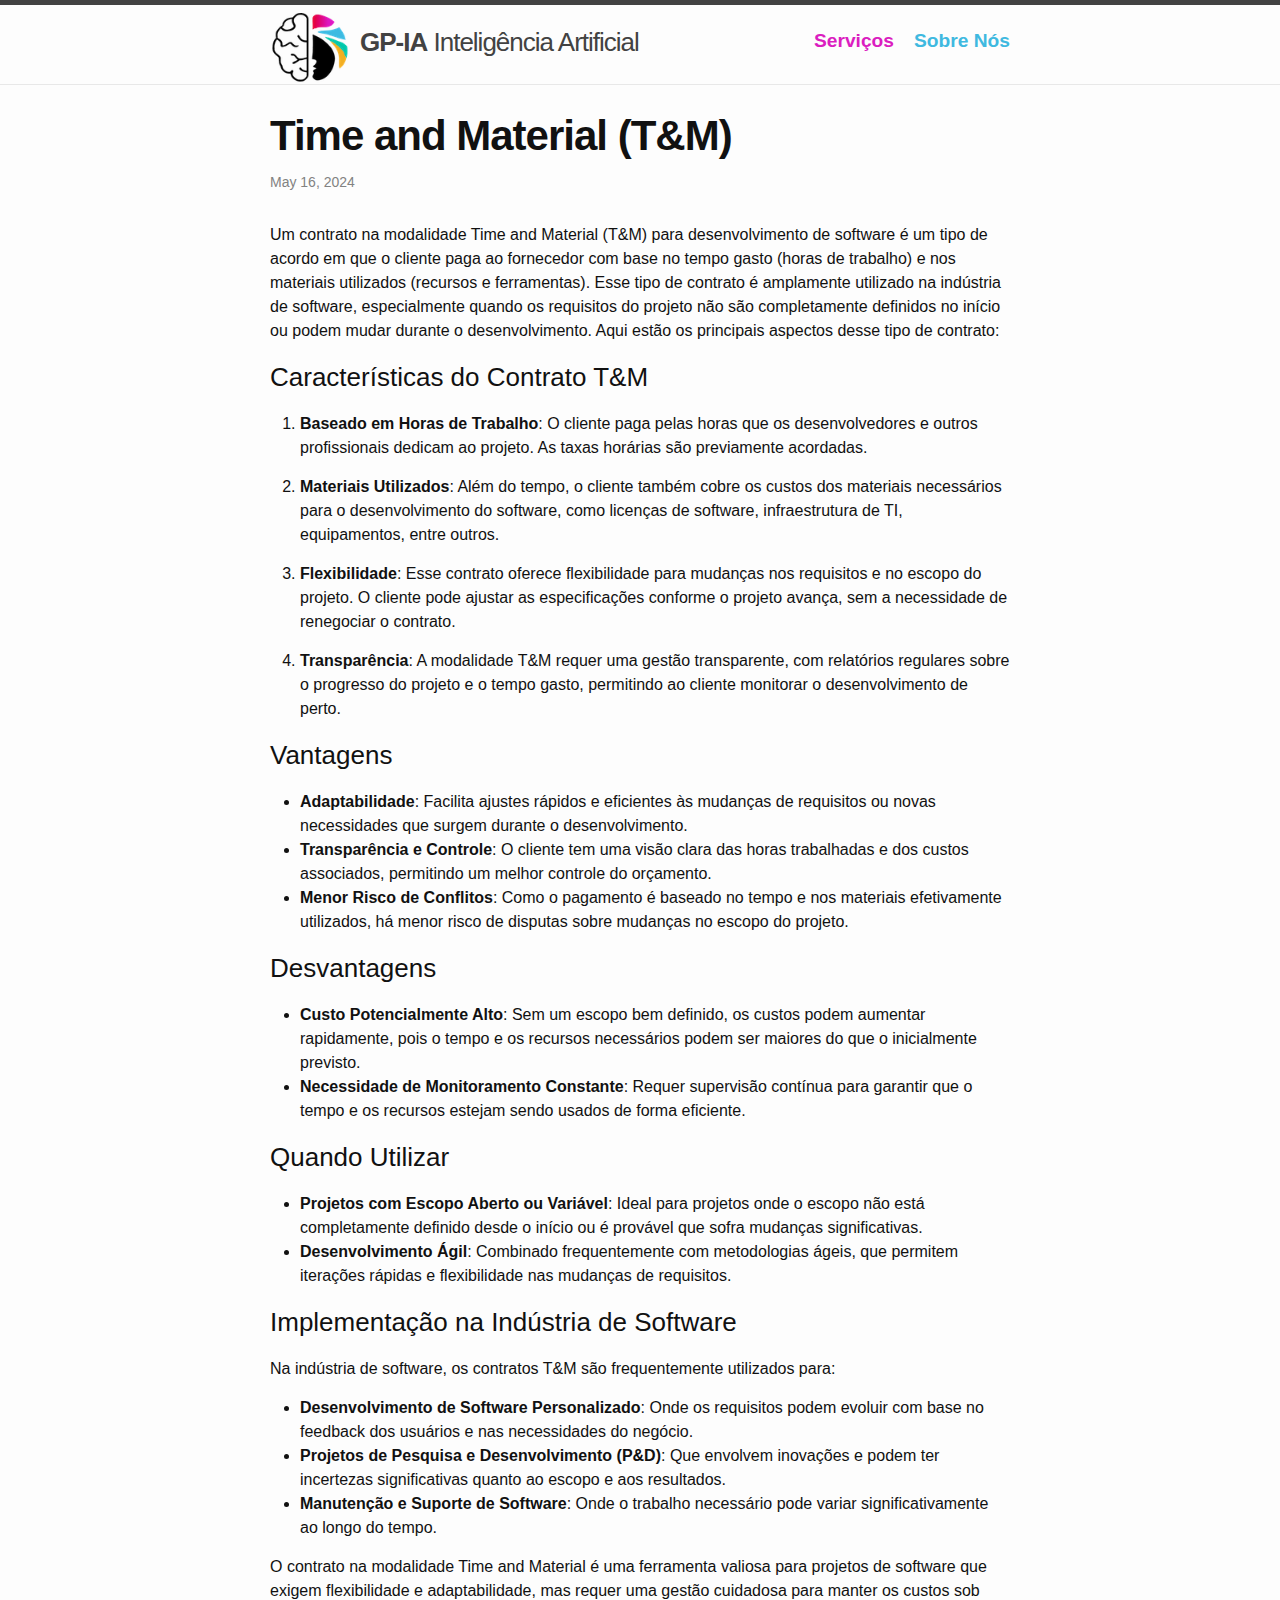
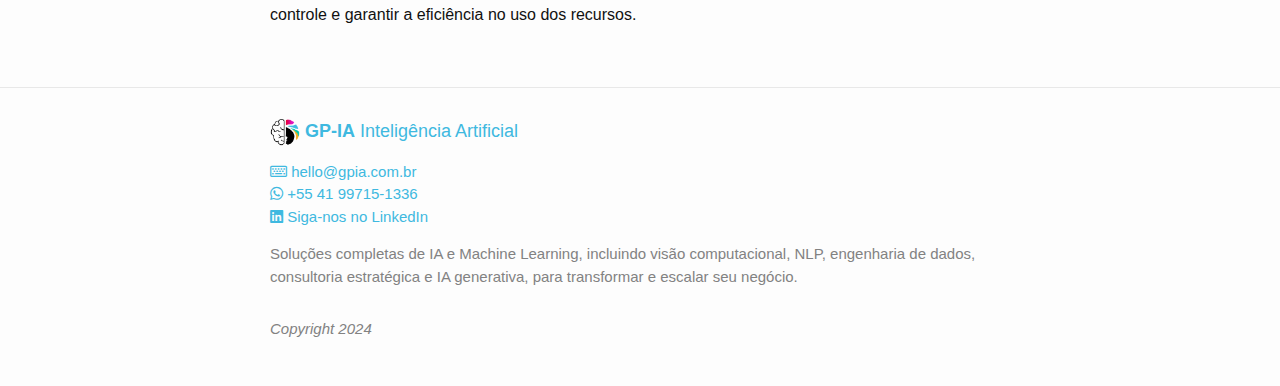
<file: post/2024/05/16/time-material.html>
<!DOCTYPE html>
<html lang="pt-BR"><head>
  <meta charset="utf-8">
  <meta http-equiv="X-UA-Compatible" content="IE=edge">
  <meta name="viewport" content="width=device-width, initial-scale=1"><!-- Begin Jekyll SEO tag v2.8.0 -->
<title>Time and Material (T&amp;M) | GP-IA Inteligência Artificial</title>
<meta name="generator" content="Jekyll v4.3.4" />
<meta property="og:title" content="Time and Material (T&amp;M)" />
<meta name="author" content="Gilmar Pupo" />
<meta property="og:locale" content="pt_BR" />
<meta name="description" content="Um contrato na modalidade Time and Material (T&amp;M) para desenvolvimento de software é um tipo de acordo em que o cliente paga ao fornecedor com base no tempo gasto (horas de trabalho) e nos materiais utilizados (recursos e ferramentas). Esse tipo de contrato é amplamente utilizado na indústria de software, especialmente quando os requisitos do projeto não são completamente definidos no início ou podem mudar durante o desenvolvimento. Aqui estão os principais aspectos desse tipo de contrato:" />
<meta property="og:description" content="Um contrato na modalidade Time and Material (T&amp;M) para desenvolvimento de software é um tipo de acordo em que o cliente paga ao fornecedor com base no tempo gasto (horas de trabalho) e nos materiais utilizados (recursos e ferramentas). Esse tipo de contrato é amplamente utilizado na indústria de software, especialmente quando os requisitos do projeto não são completamente definidos no início ou podem mudar durante o desenvolvimento. Aqui estão os principais aspectos desse tipo de contrato:" />
<link rel="canonical" href="https://www.gpia.com.br/post/2024/05/16/time-material.html" />
<meta property="og:url" content="https://www.gpia.com.br/post/2024/05/16/time-material.html" />
<meta property="og:site_name" content="GP-IA Inteligência Artificial" />
<meta property="og:type" content="article" />
<meta property="article:published_time" content="2024-05-16T14:18:00-03:00" />
<meta name="twitter:card" content="summary" />
<meta property="twitter:title" content="Time and Material (T&amp;M)" />
<script type="application/ld+json">
{"@context":"https://schema.org","@type":"BlogPosting","author":{"@type":"Person","name":"Gilmar Pupo"},"dateModified":"2024-05-16T14:18:00-03:00","datePublished":"2024-05-16T14:18:00-03:00","description":"Um contrato na modalidade Time and Material (T&amp;M) para desenvolvimento de software é um tipo de acordo em que o cliente paga ao fornecedor com base no tempo gasto (horas de trabalho) e nos materiais utilizados (recursos e ferramentas). Esse tipo de contrato é amplamente utilizado na indústria de software, especialmente quando os requisitos do projeto não são completamente definidos no início ou podem mudar durante o desenvolvimento. Aqui estão os principais aspectos desse tipo de contrato:","headline":"Time and Material (T&amp;M)","mainEntityOfPage":{"@type":"WebPage","@id":"https://www.gpia.com.br/post/2024/05/16/time-material.html"},"url":"https://www.gpia.com.br/post/2024/05/16/time-material.html"}</script>
<!-- End Jekyll SEO tag -->
<link rel="stylesheet" href="/assets/main.css">
  <link rel="stylesheet" href="/assets/css/font-awesome.min.css"><link type="application/atom+xml" rel="alternate" href="https://www.gpia.com.br/feed.xml" title="GP-IA Inteligência Artificial" /></head>
<body><header class="site-header" role="banner">

  <div class="wrapper"><a class="site-title" rel="author" href="/">
      <img src="/assets/gpia-logo-notext.png" alt="GP-IA Inteligência Artificial" class="logo"><span class=logo>GP-IA</span> <span class=logo_subtitle>Inteligência Artificial</span></a><nav class="site-nav">
        <input type="checkbox" id="nav-trigger" class="nav-trigger" />
        <label for="nav-trigger">
          <span class="menu-icon">
            <svg viewBox="0 0 18 15" width="18px" height="15px">
              <path d="M18,1.484c0,0.82-0.665,1.484-1.484,1.484H1.484C0.665,2.969,0,2.304,0,1.484l0,0C0,0.665,0.665,0,1.484,0 h15.032C17.335,0,18,0.665,18,1.484L18,1.484z M18,7.516C18,8.335,17.335,9,16.516,9H1.484C0.665,9,0,8.335,0,7.516l0,0 c0-0.82,0.665-1.484,1.484-1.484h15.032C17.335,6.031,18,6.696,18,7.516L18,7.516z M18,13.516C18,14.335,17.335,15,16.516,15H1.484 C0.665,15,0,14.335,0,13.516l0,0c0-0.82,0.665-1.483,1.484-1.483h15.032C17.335,12.031,18,12.695,18,13.516L18,13.516z"/>
            </svg>
          </span>
        </label>

        <div class="trigger"><a class="page-link" href="/services/">Serviços</a><a class="page-link" href="/about/">Sobre Nós</a></div>
      </nav></div>
</header>
<main class="page-content" aria-label="Content">
      <div class="wrapper">
        <article class="post h-entry" itemscope itemtype="http://schema.org/BlogPosting">

  <header class="post-header"><h1 class="post-title p-name" itemprop="name headline">Time and Material (T&amp;M)</h1>
    <p class="post-meta">
      <time class="dt-published" datetime="2024-05-16T14:18:00-03:00" itemprop="datePublished">May 16, 2024
      </time></p>
  </header>


  <div class="post-content e-content" itemprop="articleBody">
    <p>Um contrato na modalidade Time and Material (T&amp;M) para desenvolvimento de software é um tipo de acordo em que o cliente paga ao fornecedor com base no tempo gasto (horas de trabalho) e nos materiais utilizados (recursos e ferramentas). Esse tipo de contrato é amplamente utilizado na indústria de software, especialmente quando os requisitos do projeto não são completamente definidos no início ou podem mudar durante o desenvolvimento. Aqui estão os principais aspectos desse tipo de contrato:</p>

<h3 id="características-do-contrato-tm">Características do Contrato T&amp;M</h3>

<ol>
  <li>
    <p><strong>Baseado em Horas de Trabalho</strong>: O cliente paga pelas horas que os desenvolvedores e outros profissionais dedicam ao projeto. As taxas horárias são previamente acordadas.</p>
  </li>
  <li>
    <p><strong>Materiais Utilizados</strong>: Além do tempo, o cliente também cobre os custos dos materiais necessários para o desenvolvimento do software, como licenças de software, infraestrutura de TI, equipamentos, entre outros.</p>
  </li>
  <li>
    <p><strong>Flexibilidade</strong>: Esse contrato oferece flexibilidade para mudanças nos requisitos e no escopo do projeto. O cliente pode ajustar as especificações conforme o projeto avança, sem a necessidade de renegociar o contrato.</p>
  </li>
  <li>
    <p><strong>Transparência</strong>: A modalidade T&amp;M requer uma gestão transparente, com relatórios regulares sobre o progresso do projeto e o tempo gasto, permitindo ao cliente monitorar o desenvolvimento de perto.</p>
  </li>
</ol>

<h3 id="vantagens">Vantagens</h3>

<ul>
  <li><strong>Adaptabilidade</strong>: Facilita ajustes rápidos e eficientes às mudanças de requisitos ou novas necessidades que surgem durante o desenvolvimento.</li>
  <li><strong>Transparência e Controle</strong>: O cliente tem uma visão clara das horas trabalhadas e dos custos associados, permitindo um melhor controle do orçamento.</li>
  <li><strong>Menor Risco de Conflitos</strong>: Como o pagamento é baseado no tempo e nos materiais efetivamente utilizados, há menor risco de disputas sobre mudanças no escopo do projeto.</li>
</ul>

<h3 id="desvantagens">Desvantagens</h3>

<ul>
  <li><strong>Custo Potencialmente Alto</strong>: Sem um escopo bem definido, os custos podem aumentar rapidamente, pois o tempo e os recursos necessários podem ser maiores do que o inicialmente previsto.</li>
  <li><strong>Necessidade de Monitoramento Constante</strong>: Requer supervisão contínua para garantir que o tempo e os recursos estejam sendo usados de forma eficiente.</li>
</ul>

<h3 id="quando-utilizar">Quando Utilizar</h3>

<ul>
  <li><strong>Projetos com Escopo Aberto ou Variável</strong>: Ideal para projetos onde o escopo não está completamente definido desde o início ou é provável que sofra mudanças significativas.</li>
  <li><strong>Desenvolvimento Ágil</strong>: Combinado frequentemente com metodologias ágeis, que permitem iterações rápidas e flexibilidade nas mudanças de requisitos.</li>
</ul>

<h3 id="implementação-na-indústria-de-software">Implementação na Indústria de Software</h3>

<p>Na indústria de software, os contratos T&amp;M são frequentemente utilizados para:</p>

<ul>
  <li><strong>Desenvolvimento de Software Personalizado</strong>: Onde os requisitos podem evoluir com base no feedback dos usuários e nas necessidades do negócio.</li>
  <li><strong>Projetos de Pesquisa e Desenvolvimento (P&amp;D)</strong>: Que envolvem inovações e podem ter incertezas significativas quanto ao escopo e aos resultados.</li>
  <li><strong>Manutenção e Suporte de Software</strong>: Onde o trabalho necessário pode variar significativamente ao longo do tempo.</li>
</ul>

<p>O contrato na modalidade Time and Material é uma ferramenta valiosa para projetos de software que exigem flexibilidade e adaptabilidade, mas requer uma gestão cuidadosa para manter os custos sob controle e garantir a eficiência no uso dos recursos.</p>

  </div><a class="u-url" href="/post/2024/05/16/time-material.html" hidden></a>
</article>

      </div>
    </main><footer class="site-footer h-card">
  <data class="u-url" href="/"></data>

  <div class="wrapper">

    <h2 class="footer-heading"><a class="page-link" href="/about/"><img src="/assets/gpia-logo-notext.png" alt="GP-IA" class="logo"> <span class=logo>GP-IA</span> Inteligência Artificial</a></h2>

    <div class="footer-col-wrapper">
      <div class="footer-col footer-col-4">
        <ul class="contact-list">
          <!--li class="p-name"></li--><li><a class="u-email" href="mailto:hello@gpia.com.br"><i class="fa-regular fa-keyboard"></i> hello@gpia.com.br</a></li><li><a href="https://wa.me/5541997151336?text=Quero%20falar%20sobre%20IA%20no%20centro%20do%20meu%20neg%C3%B3cio" target="_blank"><i class="fa-brands fa-whatsapp"></i> +55 41 99715-1336</a></li>
            <li><a href="https://www.linkedin.com/company/gp-ia/" target="_blank"><i class="fa-brands fa-linkedin"></i> Siga-nos no LinkedIn</a></li>
        </ul>
        <p class="description">Soluções completas de IA e Machine Learning, incluindo visão computacional, NLP, engenharia de dados, consultoria estratégica e IA generativa, para transformar e escalar seu negócio.</p>
      </div>
    </div>

    <div class="footer-col-wrapper">
      <div class="footer-col footer-col-4">
          <span class="copyright">Copyright 2024</span>
      </div>
    </div>

  </div>

</footer>
</body>

</html>
</file>
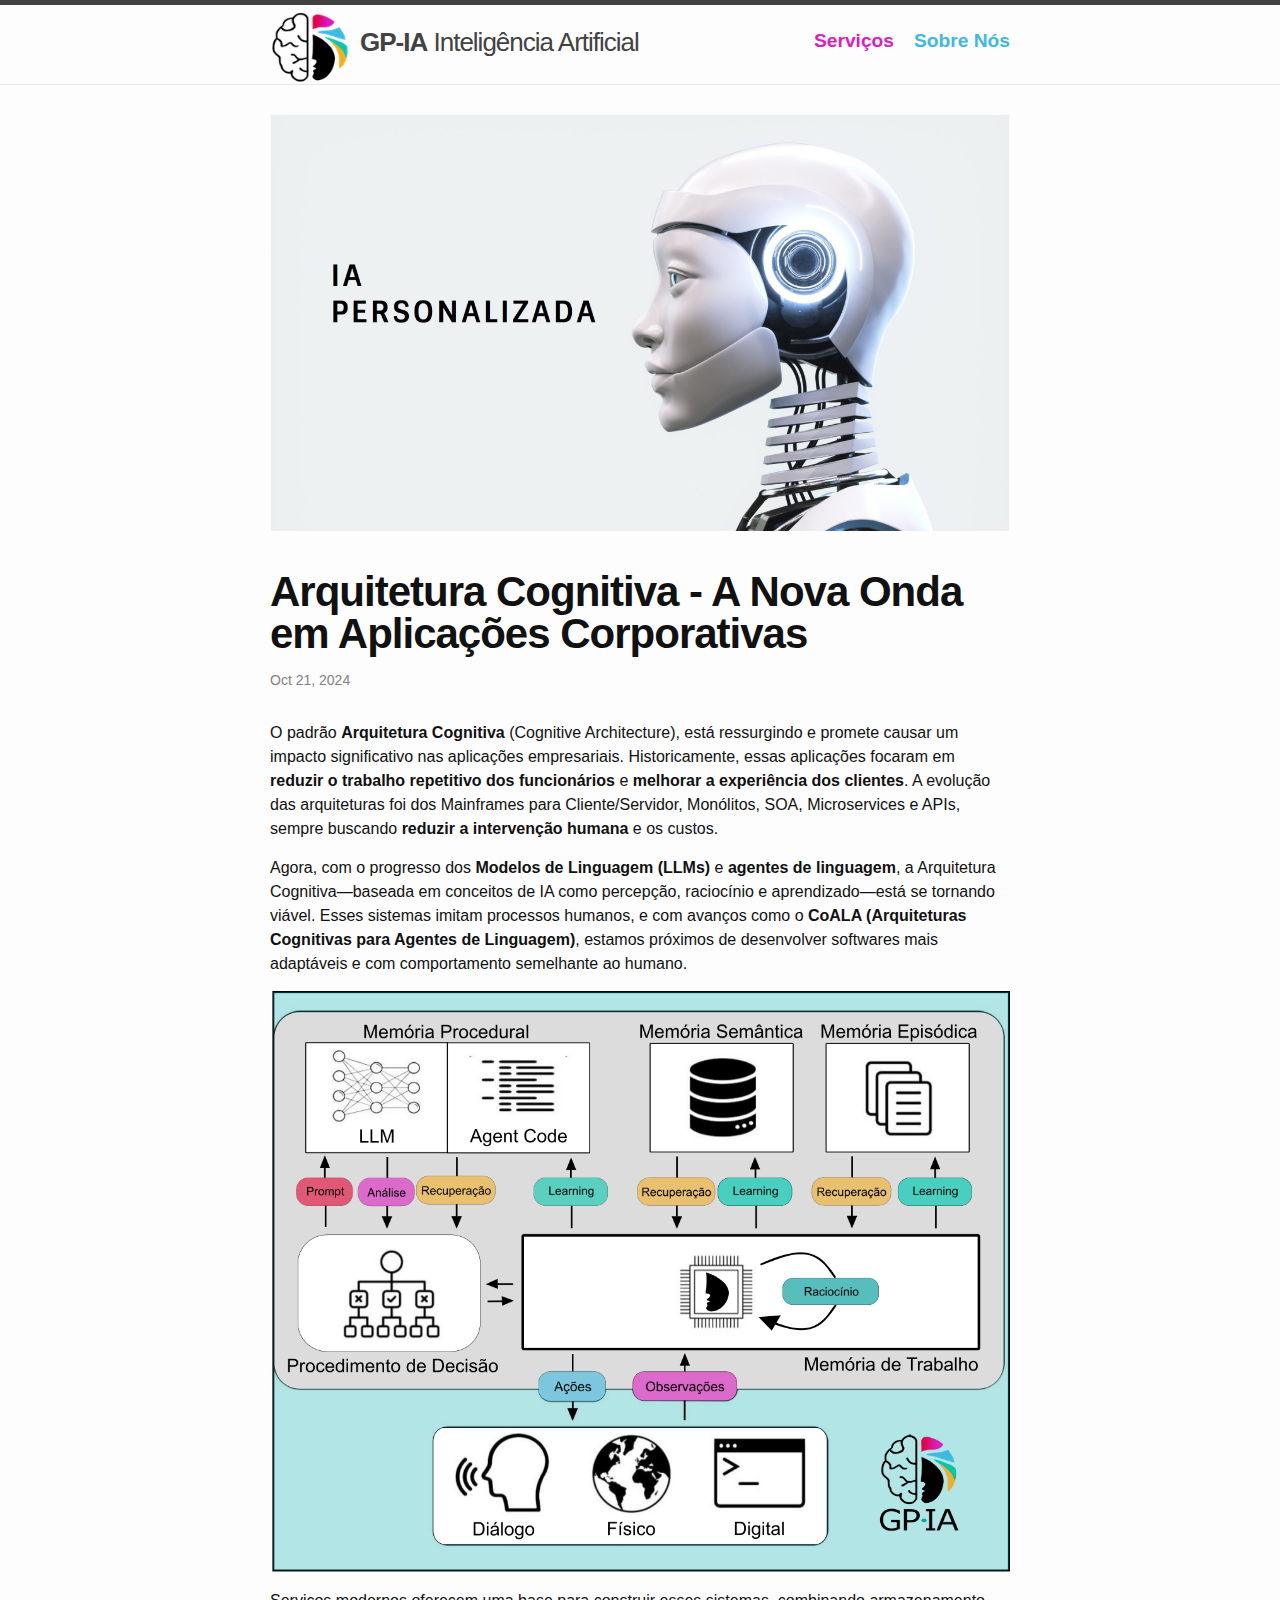
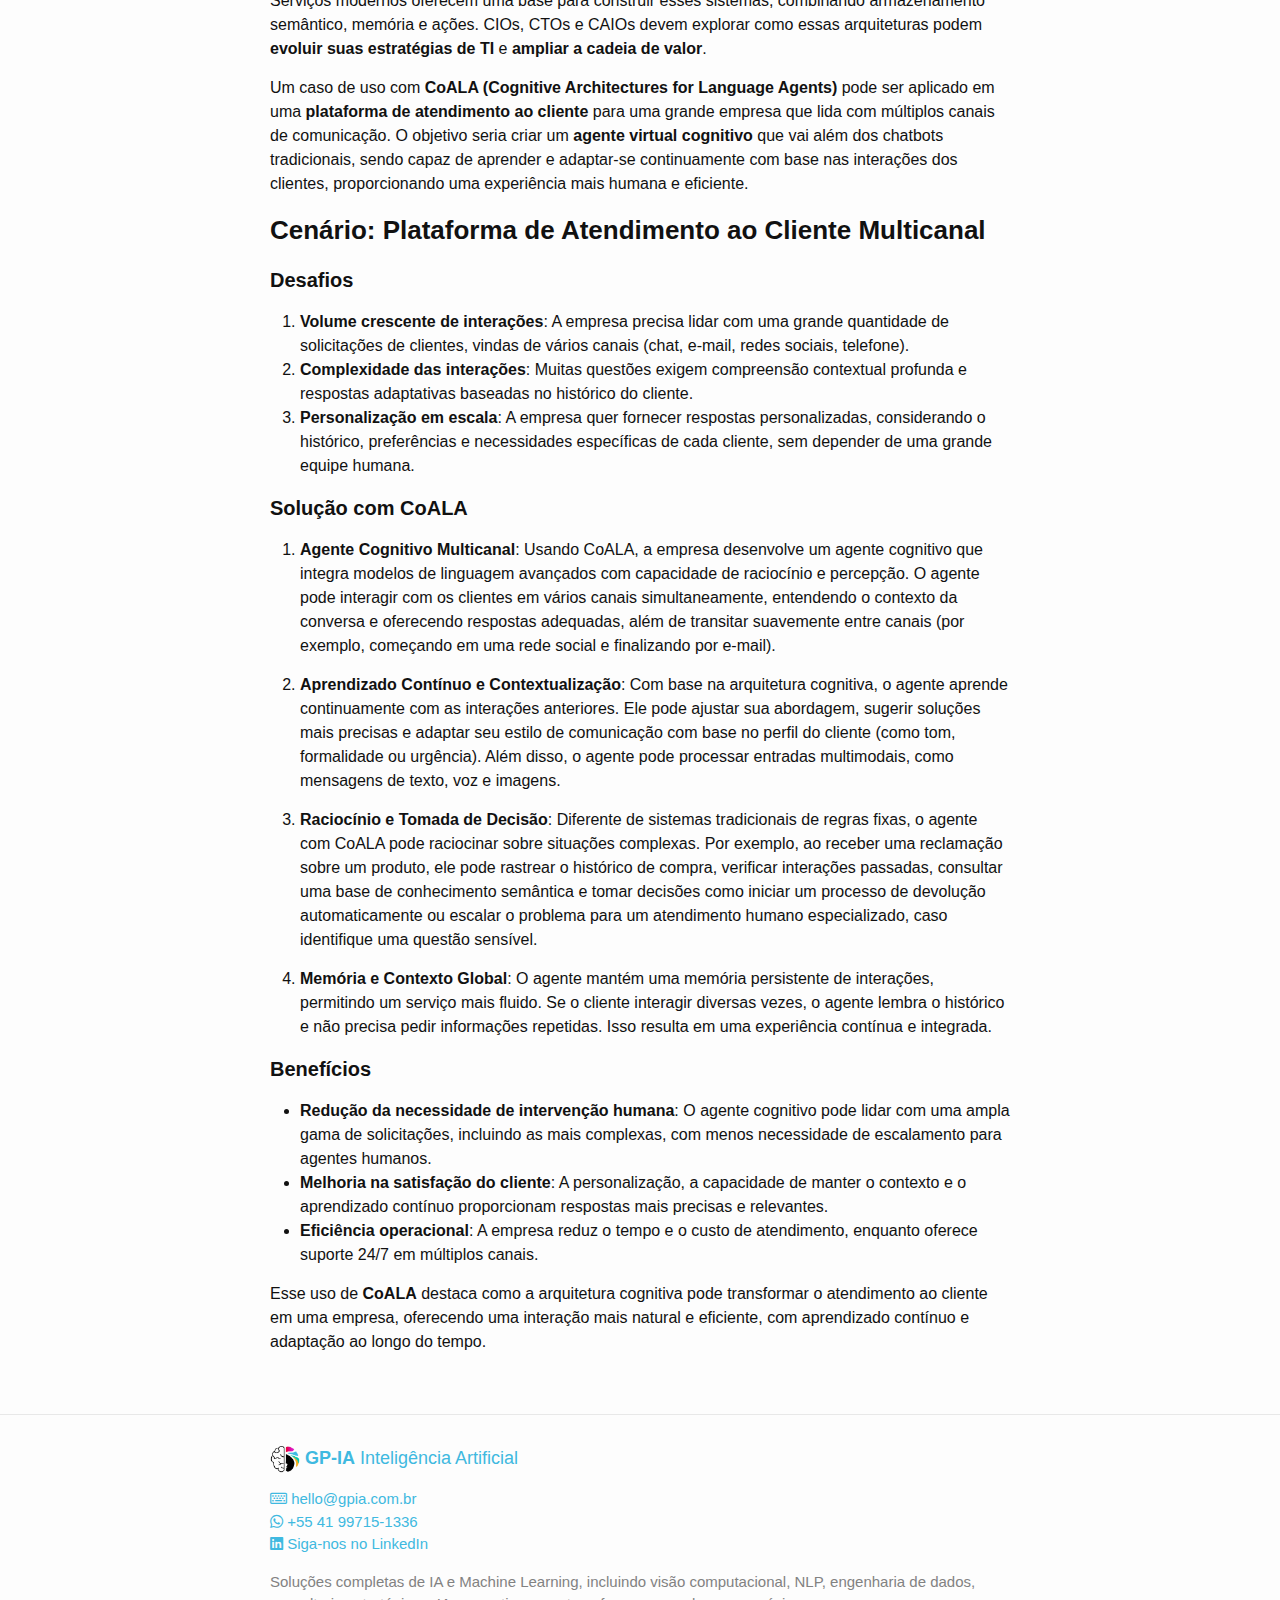
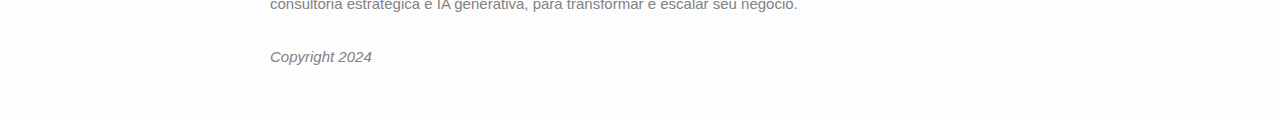
<file: post/2024/10/21/cognitive-architecture.html>
<!DOCTYPE html>
<html lang="pt-BR"><head>
  <meta charset="utf-8">
  <meta http-equiv="X-UA-Compatible" content="IE=edge">
  <meta name="viewport" content="width=device-width, initial-scale=1"><!-- Begin Jekyll SEO tag v2.8.0 -->
<title>Arquitetura Cognitiva - A Nova Onda em Aplicações Corporativas | GP-IA Inteligência Artificial</title>
<meta name="generator" content="Jekyll v4.3.4" />
<meta property="og:title" content="Arquitetura Cognitiva - A Nova Onda em Aplicações Corporativas" />
<meta name="author" content="Gilmar Pupo" />
<meta property="og:locale" content="pt_BR" />
<meta name="description" content="O padrão Arquitetura Cognitiva (Cognitive Architecture), está ressurgindo e promete causar um impacto significativo nas aplicações empresariais. Historicamente, essas aplicações focaram em reduzir o trabalho repetitivo dos funcionários e melhorar a experiência dos clientes. A evolução das arquiteturas foi dos Mainframes para Cliente/Servidor, Monólitos, SOA, Microservices e APIs, sempre buscando reduzir a intervenção humana e os custos." />
<meta property="og:description" content="O padrão Arquitetura Cognitiva (Cognitive Architecture), está ressurgindo e promete causar um impacto significativo nas aplicações empresariais. Historicamente, essas aplicações focaram em reduzir o trabalho repetitivo dos funcionários e melhorar a experiência dos clientes. A evolução das arquiteturas foi dos Mainframes para Cliente/Servidor, Monólitos, SOA, Microservices e APIs, sempre buscando reduzir a intervenção humana e os custos." />
<link rel="canonical" href="https://www.gpia.com.br/post/2024/10/21/cognitive-architecture.html" />
<meta property="og:url" content="https://www.gpia.com.br/post/2024/10/21/cognitive-architecture.html" />
<meta property="og:site_name" content="GP-IA Inteligência Artificial" />
<meta property="og:type" content="article" />
<meta property="article:published_time" content="2024-10-21T14:18:00-03:00" />
<meta name="twitter:card" content="summary" />
<meta property="twitter:title" content="Arquitetura Cognitiva - A Nova Onda em Aplicações Corporativas" />
<script type="application/ld+json">
{"@context":"https://schema.org","@type":"BlogPosting","author":{"@type":"Person","name":"Gilmar Pupo"},"dateModified":"2024-10-21T14:18:00-03:00","datePublished":"2024-10-21T14:18:00-03:00","description":"O padrão Arquitetura Cognitiva (Cognitive Architecture), está ressurgindo e promete causar um impacto significativo nas aplicações empresariais. Historicamente, essas aplicações focaram em reduzir o trabalho repetitivo dos funcionários e melhorar a experiência dos clientes. A evolução das arquiteturas foi dos Mainframes para Cliente/Servidor, Monólitos, SOA, Microservices e APIs, sempre buscando reduzir a intervenção humana e os custos.","headline":"Arquitetura Cognitiva - A Nova Onda em Aplicações Corporativas","mainEntityOfPage":{"@type":"WebPage","@id":"https://www.gpia.com.br/post/2024/10/21/cognitive-architecture.html"},"url":"https://www.gpia.com.br/post/2024/10/21/cognitive-architecture.html"}</script>
<!-- End Jekyll SEO tag -->
<link rel="stylesheet" href="/assets/main.css">
  <link rel="stylesheet" href="/assets/css/font-awesome.min.css"><link type="application/atom+xml" rel="alternate" href="https://www.gpia.com.br/feed.xml" title="GP-IA Inteligência Artificial" /></head>
<body><header class="site-header" role="banner">

  <div class="wrapper"><a class="site-title" rel="author" href="/">
      <img src="/assets/gpia-logo-notext.png" alt="GP-IA Inteligência Artificial" class="logo"><span class=logo>GP-IA</span> <span class=logo_subtitle>Inteligência Artificial</span></a><nav class="site-nav">
        <input type="checkbox" id="nav-trigger" class="nav-trigger" />
        <label for="nav-trigger">
          <span class="menu-icon">
            <svg viewBox="0 0 18 15" width="18px" height="15px">
              <path d="M18,1.484c0,0.82-0.665,1.484-1.484,1.484H1.484C0.665,2.969,0,2.304,0,1.484l0,0C0,0.665,0.665,0,1.484,0 h15.032C17.335,0,18,0.665,18,1.484L18,1.484z M18,7.516C18,8.335,17.335,9,16.516,9H1.484C0.665,9,0,8.335,0,7.516l0,0 c0-0.82,0.665-1.484,1.484-1.484h15.032C17.335,6.031,18,6.696,18,7.516L18,7.516z M18,13.516C18,14.335,17.335,15,16.516,15H1.484 C0.665,15,0,14.335,0,13.516l0,0c0-0.82,0.665-1.483,1.484-1.483h15.032C17.335,12.031,18,12.695,18,13.516L18,13.516z"/>
            </svg>
          </span>
        </label>

        <div class="trigger"><a class="page-link" href="/services/">Serviços</a><a class="page-link" href="/about/">Sobre Nós</a></div>
      </nav></div>
</header>
<main class="page-content" aria-label="Content">
      <div class="wrapper">
        <article class="post h-entry" itemscope itemtype="http://schema.org/BlogPosting">

  <header class="post-header"><img src="/assets/post/head-1.png" alt="Post Banner" class="post-banner"><h1 class="post-title p-name" itemprop="name headline">Arquitetura Cognitiva - A Nova Onda em Aplicações Corporativas</h1>
    <p class="post-meta">
      <time class="dt-published" datetime="2024-10-21T14:18:00-03:00" itemprop="datePublished">Oct 21, 2024
      </time></p>
  </header>


  <div class="post-content e-content" itemprop="articleBody">
    <p>O padrão <strong>Arquitetura Cognitiva</strong> (Cognitive Architecture), está ressurgindo e promete causar um impacto significativo nas aplicações empresariais. Historicamente, essas aplicações focaram em <strong>reduzir o trabalho repetitivo dos funcionários</strong> e <strong>melhorar a experiência dos clientes</strong>. A evolução das arquiteturas foi dos Mainframes para Cliente/Servidor, Monólitos, SOA, Microservices e APIs, sempre buscando <strong>reduzir a intervenção humana</strong> e os custos.</p>

<p>Agora, com o progresso dos <strong>Modelos de Linguagem (LLMs)</strong> e <strong>agentes de linguagem</strong>, a Arquitetura Cognitiva—baseada em conceitos de IA como percepção, raciocínio e aprendizado—está se tornando viável. Esses sistemas imitam processos humanos, e com avanços como o <strong>CoALA (Arquiteturas Cognitivas para Agentes de Linguagem)</strong>, estamos próximos de desenvolver softwares mais adaptáveis e com comportamento semelhante ao humano.</p>

<p><img src="/assets/post/GPIA-cognitive-arch.png" alt="IA Map" class="post_image" /></p>

<p>Serviços modernos oferecem uma base para construir esses sistemas, combinando armazenamento semântico, memória e ações. CIOs, CTOs e CAIOs devem explorar como essas arquiteturas podem <strong>evoluir suas estratégias de TI</strong> e <strong>ampliar a cadeia de valor</strong>.</p>

<p>Um caso de uso com <strong>CoALA (Cognitive Architectures for Language Agents)</strong> pode ser aplicado em uma <strong>plataforma de atendimento ao cliente</strong> para uma grande empresa que lida com múltiplos canais de comunicação. O objetivo seria criar um <strong>agente virtual cognitivo</strong> que vai além dos chatbots tradicionais, sendo capaz de aprender e adaptar-se continuamente com base nas interações dos clientes, proporcionando uma experiência mais humana e eficiente.</p>

<h3 id="cenário-plataforma-de-atendimento-ao-cliente-multicanal"><strong>Cenário: Plataforma de Atendimento ao Cliente Multicanal</strong></h3>

<h4 id="desafios"><strong>Desafios</strong></h4>
<ol>
  <li><strong>Volume crescente de interações</strong>: A empresa precisa lidar com uma grande quantidade de solicitações de clientes, vindas de vários canais (chat, e-mail, redes sociais, telefone).</li>
  <li><strong>Complexidade das interações</strong>: Muitas questões exigem compreensão contextual profunda e respostas adaptativas baseadas no histórico do cliente.</li>
  <li><strong>Personalização em escala</strong>: A empresa quer fornecer respostas personalizadas, considerando o histórico, preferências e necessidades específicas de cada cliente, sem depender de uma grande equipe humana.</li>
</ol>

<h4 id="solução-com-coala"><strong>Solução com CoALA</strong></h4>
<ol>
  <li>
    <p><strong>Agente Cognitivo Multicanal</strong>: Usando CoALA, a empresa desenvolve um agente cognitivo que integra modelos de linguagem avançados com capacidade de raciocínio e percepção. O agente pode interagir com os clientes em vários canais simultaneamente, entendendo o contexto da conversa e oferecendo respostas adequadas, além de transitar suavemente entre canais (por exemplo, começando em uma rede social e finalizando por e-mail).</p>
  </li>
  <li>
    <p><strong>Aprendizado Contínuo e Contextualização</strong>: Com base na arquitetura cognitiva, o agente aprende continuamente com as interações anteriores. Ele pode ajustar sua abordagem, sugerir soluções mais precisas e adaptar seu estilo de comunicação com base no perfil do cliente (como tom, formalidade ou urgência). Além disso, o agente pode processar entradas multimodais, como mensagens de texto, voz e imagens.</p>
  </li>
  <li>
    <p><strong>Raciocínio e Tomada de Decisão</strong>: Diferente de sistemas tradicionais de regras fixas, o agente com CoALA pode raciocinar sobre situações complexas. Por exemplo, ao receber uma reclamação sobre um produto, ele pode rastrear o histórico de compra, verificar interações passadas, consultar uma base de conhecimento semântica e tomar decisões como iniciar um processo de devolução automaticamente ou escalar o problema para um atendimento humano especializado, caso identifique uma questão sensível.</p>
  </li>
  <li>
    <p><strong>Memória e Contexto Global</strong>: O agente mantém uma memória persistente de interações, permitindo um serviço mais fluido. Se o cliente interagir diversas vezes, o agente lembra o histórico e não precisa pedir informações repetidas. Isso resulta em uma experiência contínua e integrada.</p>
  </li>
</ol>

<h4 id="benefícios"><strong>Benefícios</strong></h4>
<ul>
  <li><strong>Redução da necessidade de intervenção humana</strong>: O agente cognitivo pode lidar com uma ampla gama de solicitações, incluindo as mais complexas, com menos necessidade de escalamento para agentes humanos.</li>
  <li><strong>Melhoria na satisfação do cliente</strong>: A personalização, a capacidade de manter o contexto e o aprendizado contínuo proporcionam respostas mais precisas e relevantes.</li>
  <li><strong>Eficiência operacional</strong>: A empresa reduz o tempo e o custo de atendimento, enquanto oferece suporte 24/7 em múltiplos canais.</li>
</ul>

<p>Esse uso de <strong>CoALA</strong> destaca como a arquitetura cognitiva pode transformar o atendimento ao cliente em uma empresa, oferecendo uma interação mais natural e eficiente, com aprendizado contínuo e adaptação ao longo do tempo.</p>

  </div><a class="u-url" href="/post/2024/10/21/cognitive-architecture.html" hidden></a>
</article>

      </div>
    </main><footer class="site-footer h-card">
  <data class="u-url" href="/"></data>

  <div class="wrapper">

    <h2 class="footer-heading"><a class="page-link" href="/about/"><img src="/assets/gpia-logo-notext.png" alt="GP-IA" class="logo"> <span class=logo>GP-IA</span> Inteligência Artificial</a></h2>

    <div class="footer-col-wrapper">
      <div class="footer-col footer-col-4">
        <ul class="contact-list">
          <!--li class="p-name"></li--><li><a class="u-email" href="mailto:hello@gpia.com.br"><i class="fa-regular fa-keyboard"></i> hello@gpia.com.br</a></li><li><a href="https://wa.me/5541997151336?text=Quero%20falar%20sobre%20IA%20no%20centro%20do%20meu%20neg%C3%B3cio" target="_blank"><i class="fa-brands fa-whatsapp"></i> +55 41 99715-1336</a></li>
            <li><a href="https://www.linkedin.com/company/gp-ia/" target="_blank"><i class="fa-brands fa-linkedin"></i> Siga-nos no LinkedIn</a></li>
        </ul>
        <p class="description">Soluções completas de IA e Machine Learning, incluindo visão computacional, NLP, engenharia de dados, consultoria estratégica e IA generativa, para transformar e escalar seu negócio.</p>
      </div>
    </div>

    <div class="footer-col-wrapper">
      <div class="footer-col footer-col-4">
          <span class="copyright">Copyright 2024</span>
      </div>
    </div>

  </div>

</footer>
</body>

</html>
</file>
<file: assets/main.css>
/**
 * Reset some basic elements
 */
body, h1, h2, h3, h4, h5, h6,
p, blockquote, pre, hr,
dl, dd, ol, ul, figure {
  margin: 0;
  padding: 0;
}

/**
 * Basic styling
 */
body {
  font: 400 16px/1.5 sans-serif, -apple-system, BlinkMacSystemFont, "Segoe UI", Roboto, Helvetica, Arial, "Apple Color Emoji", "Segoe UI Emoji", "Segoe UI Symbol";
  color: #111;
  background-color: #fdfdfd;
  -webkit-text-size-adjust: 100%;
  -webkit-font-feature-settings: "kern" 1;
  -moz-font-feature-settings: "kern" 1;
  -o-font-feature-settings: "kern" 1;
  font-feature-settings: "kern" 1;
  font-kerning: normal;
  display: flex;
  min-height: 100vh;
  flex-direction: column;
}

/**
 * Set `margin-bottom` to maintain vertical rhythm
 */
h1, h2, h3, h4, h5, h6,
p, blockquote, pre,
ul, ol, dl, figure {
  margin-bottom: 15px;
}

/**
 * `main` element
 */
main {
  display: block; /* Default value of `display` of `main` element is 'inline' in IE 11. */
}

/**
 * Images
 */
img {
  max-width: 100%;
  vertical-align: middle;
}

/**
 * Figures
 */
figure > img {
  display: block;
}

figcaption {
  font-size: 14px;
}

/**
 * Lists
 */
ul, ol {
  margin-left: 30px;
}

li > ul,
li > ol {
  margin-bottom: 0;
}

/**
 * Headings
 */
h1, h2, h3, h4, h5, h6 {
  font-weight: 400;
}

/**
 * Links
 */
a {
  color: #3FB9E0;
  text-decoration: none;
}
a:visited {
  color: rgb(29.2623318386, 144.4237668161, 181.2376681614);
}
a:hover {
  color: #111;
  text-decoration: underline;
}
.social-media-list a:hover {
  text-decoration: none;
}
.social-media-list a:hover .username {
  text-decoration: underline;
}

/**
 * Blockquotes
 */
blockquote {
  color: #828282;
  border-left: 4px solid #e8e8e8;
  padding-left: 15px;
  font-size: 18px;
  letter-spacing: -1px;
  font-style: italic;
}
blockquote > :last-child {
  margin-bottom: 0;
}

/**
 * Code formatting
 */
pre,
code {
  font-size: 15px;
  border: 1px solid #e8e8e8;
  border-radius: 3px;
  background-color: #eef;
}

code {
  padding: 1px 5px;
}

pre {
  padding: 8px 12px;
  overflow-x: auto;
}
pre > code {
  border: 0;
  padding-right: 0;
  padding-left: 0;
}

/**
 * Wrapper
 */
.wrapper {
  max-width: -webkit-calc(800px - (30px * 2));
  max-width: calc(800px - 30px * 2);
  margin-right: auto;
  margin-left: auto;
  padding-right: 30px;
  padding-left: 30px;
}
@media screen and (max-width: 800px) {
  .wrapper {
    max-width: -webkit-calc(800px - (30px));
    max-width: calc(800px - (30px));
    padding-right: 15px;
    padding-left: 15px;
  }
}

/**
 * Clearfix
 */
.footer-col-wrapper:after, .wrapper:after {
  content: "";
  display: table;
  clear: both;
}

/**
 * Icons
 */
.svg-icon {
  width: 16px;
  height: 16px;
  display: inline-block;
  fill: #828282;
  padding-right: 5px;
  vertical-align: text-top;
}

.social-media-list li + li {
  padding-top: 5px;
}

/**
 * Tables
 */
table {
  margin-bottom: 30px;
  width: 100%;
  text-align: left;
  color: rgb(62.9, 62.9, 62.9);
  border-collapse: collapse;
  border: 1px solid #e8e8e8;
}
table tr:nth-child(even) {
  background-color: rgb(247.3, 247.3, 247.3);
}
table th, table td {
  padding: 9.999999999px 15px;
}
table th {
  background-color: rgb(239.65, 239.65, 239.65);
  border: 1px solid rgb(221.8, 221.8, 221.8);
  border-bottom-color: rgb(201.4, 201.4, 201.4);
}
table td {
  border: 1px solid #e8e8e8;
}

/**
 * Site header
 */
.site-header {
  border-top: 5px solid rgb(66.25, 66.25, 66.25);
  border-bottom: 1px solid #e8e8e8;
  min-height: 55.95px;
  position: relative;
}

.site-title {
  font-size: 26px;
  font-weight: 300;
  line-height: 54px;
  letter-spacing: -1px;
  margin-bottom: 0;
  float: left;
}
.site-title, .site-title:visited {
  color: rgb(66.25, 66.25, 66.25);
}

.site-nav {
  float: right;
  line-height: 54px;
}
.site-nav .nav-trigger {
  display: none;
}
.site-nav .menu-icon {
  display: none;
}
.site-nav .page-link {
  color: #111;
  line-height: 1.5;
}
.site-nav .page-link:not(:last-child) {
  margin-right: 20px;
}
@media screen and (max-width: 600px) {
  .site-nav {
    position: absolute;
    top: 9px;
    right: 15px;
    background-color: #fdfdfd;
    border: 1px solid #e8e8e8;
    border-radius: 5px;
    text-align: right;
  }
  .site-nav label[for=nav-trigger] {
    display: block;
    float: right;
    width: 36px;
    height: 36px;
    z-index: 2;
    cursor: pointer;
  }
  .site-nav .menu-icon {
    display: block;
    float: right;
    width: 36px;
    height: 26px;
    line-height: 0;
    padding-top: 10px;
    text-align: center;
  }
  .site-nav .menu-icon > svg {
    fill: rgb(66.25, 66.25, 66.25);
  }
  .site-nav input ~ .trigger {
    clear: both;
    display: none;
  }
  .site-nav input:checked ~ .trigger {
    display: block;
    padding-bottom: 5px;
  }
  .site-nav .page-link {
    display: block;
    margin-left: 20px;
    padding: 5px 10px;
  }
  .site-nav .page-link:not(:last-child) {
    margin-right: 0;
  }
}

/**
 * Site footer
 */
.site-footer {
  border-top: 1px solid #e8e8e8;
  padding: 30px 0;
}

.footer-heading {
  font-size: 18px;
  margin-bottom: 15px;
}

.contact-list,
.social-media-list {
  list-style: none;
  margin-left: 0;
}

.footer-col-wrapper {
  font-size: 15px;
  color: #828282;
  margin-left: -15px;
}

.footer-col {
  float: left;
  margin-bottom: 15px;
  padding-left: 15px;
}

.footer-col-1 {
  width: -webkit-calc(35% - (30px / 2));
  width: calc(35% - 30px / 2);
}

.footer-col-2 {
  width: -webkit-calc(20% - (30px / 2));
  width: calc(20% - 30px / 2);
}

.footer-col-3 {
  width: -webkit-calc(45% - (30px / 2));
  width: calc(45% - 30px / 2);
}

@media screen and (max-width: 800px) {
  .footer-col-1,
  .footer-col-2 {
    width: -webkit-calc(50% - (30px / 2));
    width: calc(50% - 30px / 2);
  }
  .footer-col-3 {
    width: -webkit-calc(100% - (30px / 2));
    width: calc(100% - 30px / 2);
  }
}
@media screen and (max-width: 600px) {
  .footer-col {
    float: none;
    width: -webkit-calc(100% - (30px / 2));
    width: calc(100% - 30px / 2);
  }
}
/**
 * Page content
 */
.page-content {
  padding: 30px 0;
  flex: 1;
}

.page-heading {
  font-size: 32px;
}

.post-list-heading {
  font-size: 28px;
}

.post-list {
  margin-left: 0;
  list-style: none;
}
.post-list > li {
  margin-bottom: 30px;
}

.post-meta {
  font-size: 14px;
  color: #828282;
}

.post-link {
  display: block;
  font-size: 24px;
}

/**
 * Posts
 */
.post-header {
  margin-bottom: 30px;
}

.post-title {
  font-size: 42px;
  letter-spacing: -1px;
  line-height: 1;
}
@media screen and (max-width: 800px) {
  .post-title {
    font-size: 36px;
  }
}

.post-content {
  margin-bottom: 30px;
}
.post-content h2 {
  font-size: 32px;
}
@media screen and (max-width: 800px) {
  .post-content h2 {
    font-size: 28px;
  }
}
.post-content h3 {
  font-size: 26px;
}
@media screen and (max-width: 800px) {
  .post-content h3 {
    font-size: 22px;
  }
}
.post-content h4 {
  font-size: 20px;
}
@media screen and (max-width: 800px) {
  .post-content h4 {
    font-size: 18px;
  }
}

.logo-color-0 {
  color: #fff;
}

.logo-color-border-0 {
  border-color: #fff !important;
}

.button-0 {
  background-color: #fff;
  color: #000;
  border: 1px solid rgb(229.5, 229.5, 229.5);
  padding: 10px 20px;
  border-radius: 5px;
  cursor: pointer;
  transition: background-color 0.3s;
}
.button-0:hover {
  background-color: white;
  text-decoration: dashed;
}
.button-0:visited {
  color: #000;
}

.logo-color-1 {
  color: #000;
}

.logo-color-border-1 {
  border-color: #000 !important;
}

.button-1 {
  background-color: #000;
  color: #fff;
  border: 1px solid black;
  padding: 10px 20px;
  border-radius: 5px;
  cursor: pointer;
  transition: background-color 0.3s;
}
.button-1:hover {
  background-color: #666666;
  text-decoration: dashed;
}
.button-1:visited {
  color: #fff;
}

.logo-color-2 {
  color: #E30031;
}

.logo-color-border-2 {
  border-color: #E30031 !important;
}

.button-2 {
  background-color: #E30031;
  color: #fff;
  border: 1px solid rgb(176, 0, 37.9911894273);
  padding: 10px 20px;
  border-radius: 5px;
  cursor: pointer;
  transition: background-color 0.3s;
}
.button-2:hover {
  background-color: rgb(255, 176, 193.0528634361);
  text-decoration: dashed;
}
.button-2:visited {
  color: #fff;
}

.logo-color-3 {
  color: #F2AD27;
}

.logo-color-border-3 {
  border-color: #F2AD27 !important;
}

.button-3 {
  background-color: #F2AD27;
  color: #fff;
  border: 1px solid rgb(216.943231441, 147.6419213974, 13.056768559);
  padding: 10px 20px;
  border-radius: 5px;
  cursor: pointer;
  transition: background-color 0.3s;
}
.button-3:hover {
  background-color: rgb(253.5807860262, 246.0480349345, 231.4192139738);
  text-decoration: dashed;
}
.button-3:visited {
  color: #fff;
}

.logo-color-4 {
  color: #db1ec0;
}

.logo-color-border-4 {
  border-color: #db1ec0 !important;
}

.button-4 {
  background-color: #db1ec0;
  color: #fff;
  border: 1px solid rgb(174.1445783133, 23.8554216867, 152.6746987952);
  padding: 10px 20px;
  border-radius: 5px;
  cursor: pointer;
  transition: background-color 0.3s;
}
.button-4:hover {
  background-color: rgb(248.1325301205, 204.8674698795, 241.9518072289);
  text-decoration: dashed;
}
.button-4:visited {
  color: #fff;
}

.logo-color-5 {
  color: #3FB9E0;
}

.logo-color-border-5 {
  border-color: #3FB9E0 !important;
}

.button-5 {
  background-color: #3FB9E0;
  color: #fff;
  border: 1px solid rgb(32.8071748879, 161.9192825112, 203.1928251121);
  padding: 10px 20px;
  border-radius: 5px;
  cursor: pointer;
  transition: background-color 0.3s;
}
.button-5:hover {
  background-color: rgb(238.6412556054, 249.0358744395, 252.3587443946);
  text-decoration: dashed;
}
.button-5:visited {
  color: #fff;
}

.logo-color-6 {
  color: #06C6A9;
}

.logo-color-border-6 {
  border-color: #06C6A9 !important;
}

.button-6 {
  background-color: #06C6A9;
  color: #fff;
  border: 1px solid rgb(4.5, 148.5, 126.75);
  padding: 10px 20px;
  border-radius: 5px;
  cursor: pointer;
  transition: background-color 0.3s;
}
.button-6:hover {
  background-color: rgb(156, 252, 237.5);
  text-decoration: dashed;
}
.button-6:visited {
  color: #fff;
}

.site-header .site-title img.logo {
  width: 80px;
  padding: 8px 10px 0px 0px;
}
.site-header .site-title span.logo {
  font-weight: bold;
}
.site-header .site-title .logo_subtitle {
  font-size: 100%;
}
@media (max-width: 768px) {
  .site-header .site-title .logo_subtitle {
    font-size: 70%;
  }
}

.post-header .post-banner {
  margin-bottom: 40px;
  letter-spacing: 4px;
}

.site-footer .footer-heading img.logo {
  width: 30px;
}
.site-footer span.logo {
  font-weight: bold;
}
.site-footer .copyright {
  font-style: italic;
}

.site-nav {
  margin-top: 10px;
}
.site-nav .page-link {
  font-weight: normal;
  font-size: 1.2rem;
  font-weight: bold;
  color: #db1ec0;
}
.site-nav .page-link:nth-child(2) {
  color: #3FB9E0;
}

.service_image {
  border-radius: 13px;
  box-shadow: 20px 20px 8px rgba(0, 0, 0, 0.2);
  border: 3px solid #F2AD27;
  margin-top: 40px;
}

h2.service_name {
  font-weight: bold;
}

.post-item {
  padding: 30px 0 50px 0;
  border-bottom: #111 dashed 1px;
}

h1 {
  font-weight: bold;
}

hr {
  border: 0;
  height: 2px;
  background: linear-gradient(to right, #F2AD27, #06C6A9); /* Color gradient */
  margin: 20px 0;
}

/*# sourceMappingURL=main.css.map */
</file>
